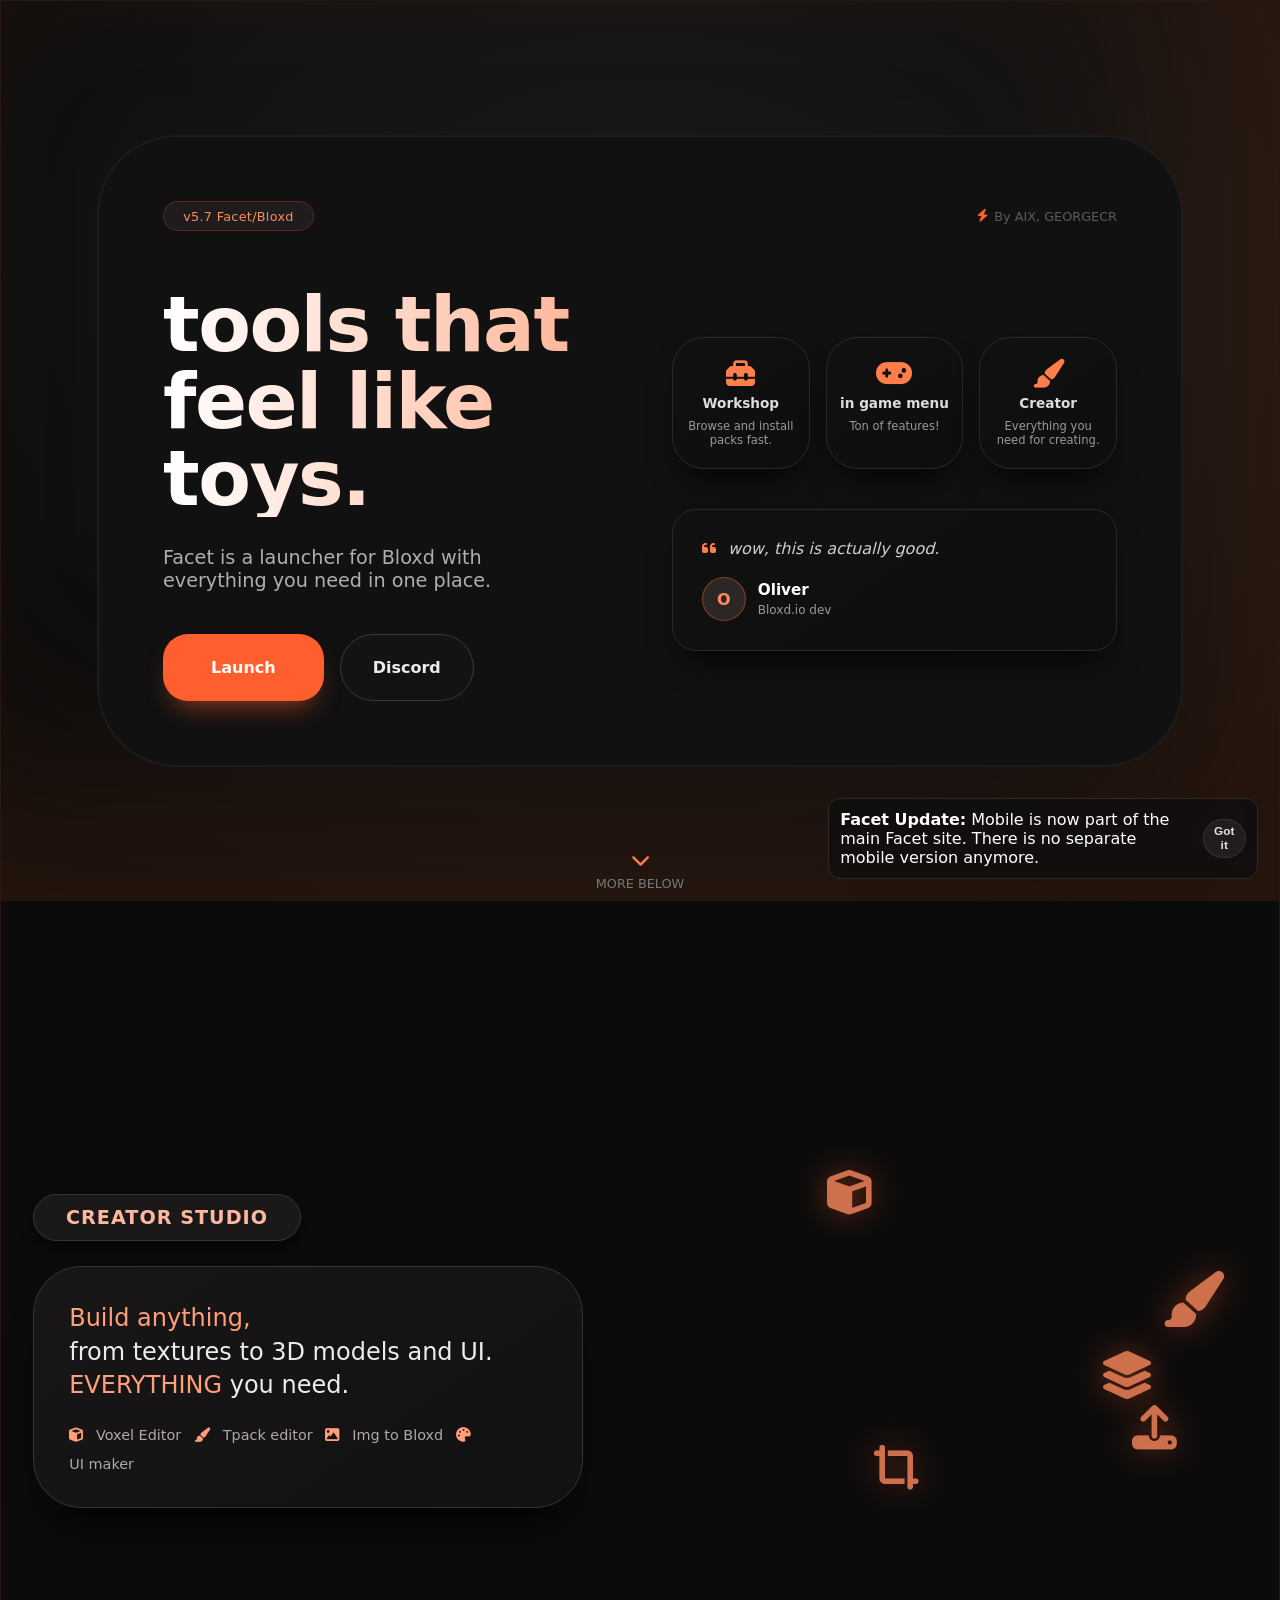
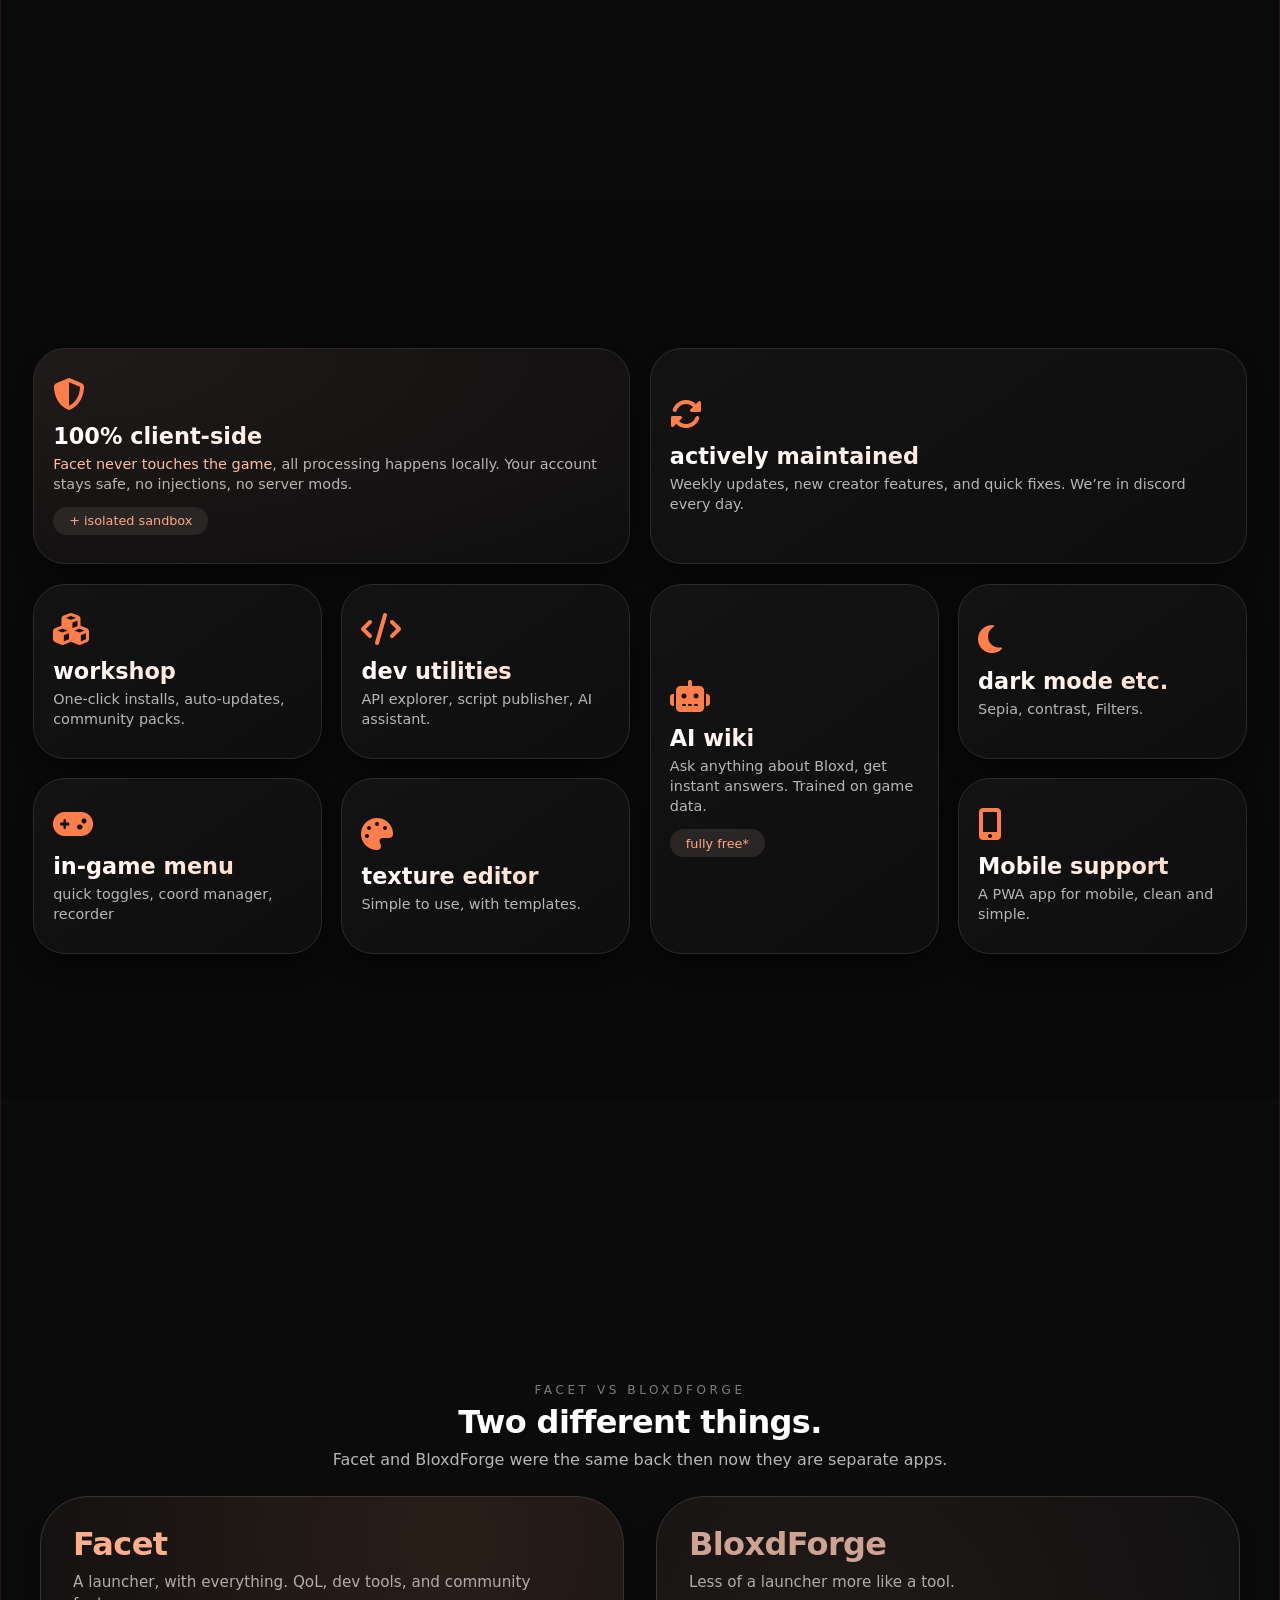
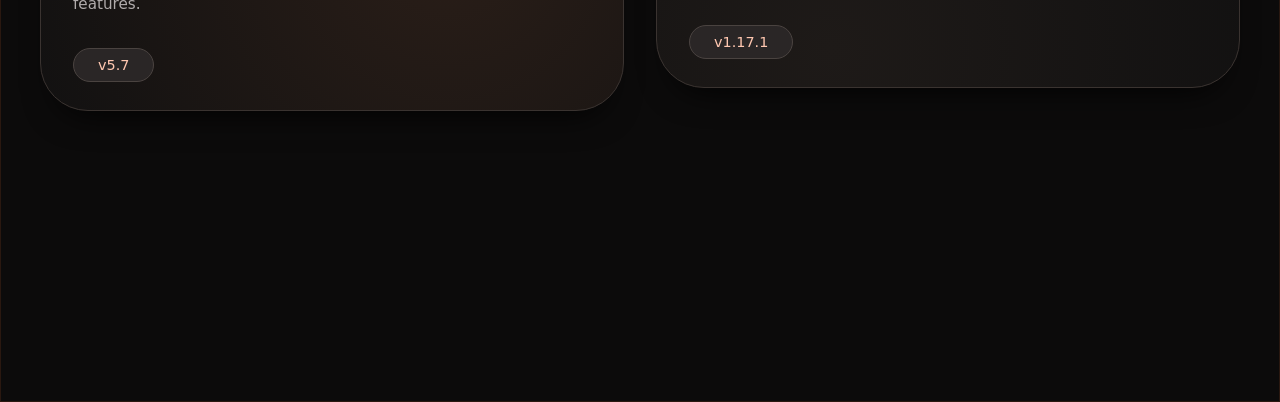
<file: index.html>
<!DOCTYPE html>
<html lang="en">

<head>
  <meta charset="UTF-8">
  <meta name="viewport" content="width=device-width, initial-scale=1.0, maximum-scale=1.0, user-scalable=yes">
  <meta name="description"
    content="Facet is a powerful Bloxd launcher with creator tools, workshop installs, dev utilities, and quality-of-life upgrades in one place.">
  <meta name="theme-color" content="#ff5e2e">
  <title>Facet/Bloxd v5.7</title>
  <link rel="stylesheet" href="https://cdnjs.cloudflare.com/ajax/libs/font-awesome/6.4.0/css/all.min.css">
  <style>

    * {
      margin: 0;
      padding: 0;
      box-sizing: border-box;
    }

    html {
      scroll-snap-type: y proximity;
      overflow-y: scroll;
      height: 100vh;
    }

    body {
      background: #0c0c0c;
      border: 1px solid rgba(255, 110, 45, 0.12);
      font-family: 'Inter', system-ui, -apple-system, sans-serif;
      color: #fff;
    }

    .snap-section {
      scroll-snap-align: start;
      min-height: 100vh;
      height: auto;
      width: 100%;
      position: relative;
      display: flex;
      align-items: center;
      justify-content: center;
      padding: 2rem 1rem;
    }

    .btn {
      padding: 0.9rem 2rem;
      border-radius: 60px;
      font-weight: 600;
      font-size: 1rem;
      display: flex;
      align-items: center;
      gap: 10px;
      transition: all 0.25s cubic-bezier(0.2, 0.9, 0.4, 1);
      border: none;
      cursor: pointer;
      text-decoration: none;
    }

    .btn-primary {
      background: #ff5e2e;
      color: white;
      box-shadow: 0 15px 25px -10px #ff5e2e80;
      padding: 1.5rem 3rem;
      border-radius: 25px;
    }

    .btn-primary:hover {
      transform: translateY(-4px);
      box-shadow: 0 25px 30px -2px #ff5f2e77;
    }

    .btn-outline {
      border: 1px solid #3a3838;
      color: #ececec;
      background: #141313;
    }

    .btn-outline:hover {
      border-color: #ff5e2e;
      background: #1e1c1c;
      transform: translateY(-4px);
    }


    .hero {
      background: radial-gradient(ellipse 80% 80% at 50% 30%, #1a1a1a, #0a0a0a);
      position: relative;
      overflow: hidden;
    }

    .hero::before {
      content: '';
      position: absolute;
      inset: 0;
      box-shadow: inset -120px -100px 220px rgba(255, 110, 45, 0.12);
      pointer-events: none;
    }

    .hero-box {
      background: #111;
      border: 2px solid rgba(70, 70, 70, 0.2);
      border-radius: 80px;
      margin: 80px;
      padding: 4rem;
      position: relative;
      z-index: 1;
    }

    .hero-header {
      display: flex;
      justify-content: space-between;
      align-items: center;
      width: 100%;
    }

    .version-pill {
      background: #1e1c1c;
      border: 0.5px solid #ff4d2e40;
      border-radius: 40px;
      padding: 0.4rem 1.2rem;
      font-size: 0.8rem;
      color: #ff8a5c;
      letter-spacing: 0.3px;
      font-weight: 500;
      backdrop-filter: blur(4px);
    }

    .made-by {
      color: #5c5a5a;
      font-size: 0.8rem;
      display: flex;
      align-items: center;
      gap: 6px;
    }

    .made-by i {
      color: #ff5e2e;
    }

    .hero-main {
      display: grid;
      grid-template-columns: 1fr 1fr;
      gap: 4rem;
      align-items: center;
    }

    .hero-container {
      display: flex;
      flex-direction: column;
      gap: 3.5rem;
      position: relative;
      z-index: 1;
    }

    .hero-left {
      display: flex;
      flex-direction: column;
      gap: 1.8rem;
    }

    .hero-title {
      font-size: clamp(3.2rem, 8vw, 4.8rem);
      font-weight: 800;
      line-height: 1;
      letter-spacing: -0.02em;
      background: linear-gradient(to right, #ffffff, #ffb293);
      -webkit-background-clip: text;
      -webkit-text-fill-color: transparent;
    }

    .hero-desc {
      font-size: 1.2rem;
      color: #b0aeae;
      max-width: 90%;
      font-weight: 380;
    }

    .hero-buttons {
      display: flex;
      gap: 1rem;
      margin-top: 0.8rem;
      flex-wrap: wrap;
    }

    .hero-right {
      display: flex;
      flex-direction: column;
      gap: 2.5rem;
    }

    .teaser-grid {
      display: grid;
      grid-template-columns: repeat(3, 1fr);
      gap: 1rem;
    }

    .teaser-item {
      background: linear-gradient(145deg, #121111, #0f0e0e);
      border: 1px solid #2a2828;
      border-radius: 32px;
      padding: 1.3rem 0.8rem;
      display: flex;
      flex-direction: column;
      align-items: center;
      text-align: center;
      gap: 0.5rem;
      box-shadow: 0 20px 35px -15px black;
      transition: 0.2s ease;
    }

    .teaser-item:hover {
      border-color: #ff5e2e60;
    }

    .teaser-icon {
      font-size: 1.8rem;
      color: #ff7e4a;
    }

    .teaser-label {
      font-weight: 600;
      font-size: 0.85rem;
      color: #ddd;
    }

    .teaser-subtitle {
      font-size: 0.72rem;
      color: #9c9898;
    }

    
    .testimonial {
      background: linear-gradient(145deg, #121111, #0f0e0e);
      border: 1px solid #2a2828;
      border-radius: 24px;
      padding: 1.8rem 1.8rem;
      display: flex;
      flex-direction: column;
      gap: 1.2rem;
      box-shadow: 0 20px 35px -15px black;
    }

    .testimonial-text {
      font-size: 1rem;
      color: #cfcdcd;
      font-style: italic;
    }

    .testimonial-text i {
      color: #ff7e4a;
      margin-right: 6px;
    }

    .testimonial-author {
      display: flex;
      align-items: center;
      gap: 12px;
    }

    .author-avatar {
      width: 44px;
      height: 44px;
      background: #2c2725;
      border-radius: 100%;
      display: flex;
      align-items: center;
      justify-content: center;
      color: #ff8c5a;
      font-weight: bold;
      border: 1px solid #ff5e2e70;
    }

    .author-info h5 {
      font-weight: 700;
      font-size: 0.95rem;
    }

    .author-info span {
      font-size: 0.75rem;
      color: #999;
    }

    
    .scroll-hint {
      position: absolute;
      bottom: -190px;
      left: 50%;
      transform: translateX(-50%);
      display: flex;
      flex-direction: column;
      align-items: center;
      gap: 6px;
      color: #777;
      font-size: 0.8rem;
      animation: float 2.2s infinite;
    }

    .scroll-hint i {
      color: #ff7e4a;
      font-size: 1.2rem;
    }

    @keyframes float {
      0% { transform: translateX(-50%) translateY(0); }
      50% { transform: translateX(-50%) translateY(-6px); }
      100% { transform: translateX(-50%) translateY(0); }
    }

    
    .creator-layer {
      background: #0c0b0b;
      display: flex;
      align-items: center;
      justify-content: center;
      padding: 2rem;
      position: relative;
      overflow: hidden;
    }

    .creator-container {
      max-width: 1400px;
      width: 100%;
      display: flex;
      gap: 3rem;
      align-items: center;
    }

    .creator-left {
      flex: 1.2;
      display: flex;
      flex-direction: column;
      gap: 1.5rem;
      transform-style: preserve-3d;
    }

    .title-card {
      background: #1a1818;
      border: 1px solid #3a3535;
      border-radius: 60px;
      padding: 0.7rem 2rem;
      font-size: 1.2rem;
      font-weight: 600;
      letter-spacing: 1px;
      color: #ffb8a0;
      width: fit-content;
      backdrop-filter: blur(4px);
      box-shadow: 0 8px 14px rgba(0, 0, 0, 0.5);
      transition: transform 0.1s ease-out;
      transform-style: preserve-3d;
      will-change: transform;
    }

    .tilt-card {
      background: linear-gradient(145deg, #181616, #121111);
      border: 1px solid #3a3330;
      border-radius: 48px;
      padding: 2.2rem;
      box-shadow: 0 30px 40px -20px black;
      transition: transform 0.1s ease-out;
      transform-style: preserve-3d;
      will-change: transform;
      max-width: 550px;
    }

    .tilt-card p {
      font-size: 1.5rem;
      line-height: 1.4;
      color: #ececec;
      font-weight: 350;
    }

    .tilt-card .creator-desc-highlight {
      color: #ffa07a;
      font-weight: 500;
    }

    .mini-preview {
      margin-top: 1.5rem;
      display: flex;
      align-items: center;
      gap: 0.8rem;
      color: #b0a8a8;
      font-size: 0.9rem;
      flex-wrap: wrap;
    }

    .mini-preview i {
      color: #ff9e7a;
    }

    .creator-right {
      flex: 0.8;
      position: relative;
      height: 400px;
    }

    .floating-icon {
      position: absolute;
      font-size: 2.8rem;
      color: #ff8a5c;
      filter: drop-shadow(0 0 15px #ff5e2e80);
      animation: bob 7s infinite ease-in-out;
      opacity: 0.8;
    }

    .floating-icon:nth-child(1) {
      top: 5%;
      left: 10%;
      animation-delay: 0s;
    }

    .floating-icon:nth-child(2) {
      top: 30%;
      right: 5%;
      animation-delay: 1.2s;
      font-size: 3.5rem;
    }

    .floating-icon:nth-child(3) {
      bottom: 15%;
      left: 20%;
      animation-delay: 2.4s;
    }

    .floating-icon:nth-child(4) {
      top: 50%;
      right: 20%;
      animation-delay: 3.6s;
      font-size: 3rem;
    }

    .floating-icon:nth-child(5) {
      bottom: 25%;
      right: 15%;
      animation-delay: 0.8s;
    }

    @keyframes bob {
      0% { transform: translateY(0px) rotate(0deg); }
      50% { transform: translateY(-20px) rotate(4deg); }
      100% { transform: translateY(0px) rotate(0deg); }
    }

    .features-layer {
      background: #0a0909;
      display: flex;
      align-items: center;
      justify-content: center;
      padding: 2rem;
    }

    .features-container {
      max-width: 1300px;
      width: 100%;
    }

    .features-grid {
      display: grid;
      grid-template-columns: repeat(4, 1fr);
      gap: 1.2rem;
      grid-auto-rows: minmax(140px, auto);
    }

    .grid-item {
      background: linear-gradient(145deg, #141313, #0f0e0e);
      border: 1px solid #2e2a2a;
      border-radius: 32px;
      padding: 1.8rem 1.2rem;
      transition: 0.2s;
      backdrop-filter: blur(4px);
      display: flex;
      flex-direction: column;
      justify-content: center;
      box-shadow: 0 15px 30px -15px black;
    }

    .grid-item:hover {
      border-color: #ff5e2e80;
      transform: translateY(-3px);
    }

    .grid-item.large {
      grid-column: span 2;
      grid-row: span 1;
      background: radial-gradient(ellipse at top left, #1f1b1a, #0f0e0e);
    }

    .grid-item.wide {
      grid-column: span 2;
    }

    .grid-item.tall {
      grid-row: span 2;
    }

    .grid-item i {
      font-size: 2rem;
      color: #ff7e4a;
      margin-bottom: 0.8rem;
    }

    .grid-item h3 {
      font-size: 1.4rem;
      font-weight: 700;
      margin-bottom: 0.3rem;
      background: linear-gradient(to right, #fff, #ffd0bb);
      -webkit-background-clip: text;
      -webkit-text-fill-color: transparent;
    }

    .grid-item p {
      color: #b9b5b5;
      font-size: 0.9rem;
      line-height: 1.4;
    }

    .grid-item .emph {
      color: #ffbc9a;
      font-weight: 500;
    }

    .stat-badge {
      background: #2a2626;
      border-radius: 40px;
      padding: 0.4rem 1rem;
      font-size: 0.8rem;
      color: #ffa880;
      display: inline-block;
      margin-top: 0.8rem;
      width: fit-content;
    }

    .split-layer {
      background: #0c0b0b;
      display: flex;
      flex-direction: column;
      align-items: center;
      justify-content: center;
      padding: 1.5rem 2rem 2rem;
      position: relative;
      min-height: 100vh;
      gap: 1.5rem;
    }

    .split-header {
      text-align: center;
      max-width: 780px;
      display: flex;
      flex-direction: column;
      gap: 0.4rem;
    }

    .split-header h3 {
      font-size: 2rem;
      font-weight: 700;
      letter-spacing: -0.02em;
    }

    .split-header p {
      color: #b9b5b5;
      font-size: 1rem;
      line-height: 1.5;
    }

    .split-pretitle {
      text-transform: uppercase;
      letter-spacing: 0.3em;
      font-size: 0.75rem;
      color: #7f7b7b;
    }

    .split-container {
      max-width: 1200px;
      width: 100%;
      display: flex;
      gap: 2rem;
      align-items: flex-start;
      justify-content: center;
      flex-wrap: wrap;
    }

    .split-card {
      background: #121111;
      border-radius: 48px;
      padding: 1.75rem 2rem;
      border: 1px solid #3a3330;
      flex: 1 1 300px;
      position: relative;
      overflow: hidden;
      box-shadow: 0 20px 35px -20px black;
      transition: transform 0.2s;
      min-height: 0;
    }

    .split-card:hover {
      transform: scale(1.02);
      border-color: #ff5e2e60;
    }

    .split-card.facet {
      background: radial-gradient(circle at 70% 20%, #2a1e18, #121111);
    }

    .split-card.bloxdforge {
      background: radial-gradient(circle at 30% 80%, #1e1a18, #121111);
    }

    .split-card h2 {
      font-size: 2rem;
      font-weight: 700;
      margin-bottom: 0.5rem;
      letter-spacing: -0.02em;
    }

    .split-card.facet h2 {
      color: #ffae8a;
    }

    .split-card.bloxdforge h2 {
      color: #cfa392;
    }

    .split-card p {
      font-size: 0.95rem;
      color: #b1acac;
      line-height: 1.5;
      margin-bottom: 1rem;
    }

    .version-tag {
      display: inline-block;
      background: #2a2626;
      border-radius: 60px;
      padding: 0.5rem 1.5rem;
      font-size: 0.9rem;
      border: 1px solid #4a4340;
      color: #ffc7b0;
      margin-top: 1rem;
    }

    .site-toast {
      position: fixed;
      right: 22px;
      bottom: 22px;
      transform: translateY(16px);
      width: min(92vw, 430px);
      background: rgba(17, 15, 15, 0.9);
      border: 1px solid #2e2a2a;
      border-radius: 12px;
      backdrop-filter: blur(6px);
      padding: 0.7rem;
      display: flex;
      align-items: center;
      justify-content: space-between;
      gap: 0.8rem;
      z-index: 2000;
      opacity: 0;
      pointer-events: none;
      transition: opacity 0.25s ease, transform 0.25s ease;
    }

    .site-toast.show {
      opacity: 1;
      pointer-events: auto;
      transform: translateY(0);
    }

    .site-toast-close {
      border: 1px solid #3a3330;
      background: #211d1d;
      color: #e6e0dc;
      border-radius: 999px;
      padding: 0.3rem 0.65rem;
      font-size: 0.74rem;
      font-weight: 600;
      cursor: pointer;
    }

    @media (max-width: 900px) {
      .hero-main {
        grid-template-columns: 1fr;
        gap: 2rem;
      }

      .hero-box {
        margin: 40px;
        border-radius: 60px;
      }

      .creator-container {
        flex-direction: column;
      }

      .creator-right {
        height: 300px;
        width: 100%;
      }

      .features-grid {
        grid-template-columns: 1fr 1fr;
        gap: 1rem;
      }

      .grid-item.large,
      .grid-item.wide,
      .grid-item.tall {
        grid-column: span 1;
        grid-row: span 1;
      }

      .split-container {
        flex-direction: column;
        gap: 1rem;
      }
    }

    @media (max-width: 600px) {
      .hero-box {
        margin: 20px;
        padding: 2rem;
        border-radius: 40px;
      }

      .btn-primary {
        padding: 20px 30px;
      }

      .features-grid {
        grid-template-columns: 1fr;
      }

      .title-card {
        font-size: 1rem;
        padding: 0.5rem 1.2rem;
      }

      .tilt-card p {
        font-size: 1.2rem;
      }

      .mini-preview {
        font-size: 0.75rem;
      }
    }
  </style>
</head>

<body>

  <section class="snap-section hero">
    <div class="hero-box">
      <div class="hero-container">
        <!-- Hero header: version + creators -->
        <div class="hero-header">
          <span class="version-pill">v5.7 Facet/Bloxd</span>
          <span class="made-by"><i class="fas fa-bolt"></i> By AIX, GEORGECR</span>
        </div>
        <div class="hero-main">
          <div class="hero-left">
            <h1 class="hero-title">tools that<br>feel like toys.</h1>
            <p class="hero-desc">Facet is a launcher for Bloxd with<br> everything you need in one place.</p>
            <div class="hero-buttons">
              <a class="btn btn-primary" href="./app/">Launch</a>
              <a class="btn btn-outline" href="https://discord.com/invite/nVgUe4qrhr" target="_blank"
                rel="noopener noreferrer">Discord</a>
            </div>
          </div>
          <div class="hero-right">
            <div class="teaser-grid">
              <div class="teaser-item"><i class="fas fa-toolbox teaser-icon"></i><span
                  class="teaser-label">Workshop</span><span class="teaser-subtitle">Browse and install packs fast.</span>
              </div>
              <div class="teaser-item"><i class="fas fa-gamepad teaser-icon"></i><span class="teaser-label">in game
                  menu</span><span class="teaser-subtitle">Ton of features!</span></div>
              <div class="teaser-item"><i class="fas fa-paint-brush teaser-icon"></i><span
                  class="teaser-label">Creator</span><span class="teaser-subtitle">Everything you need for
                  creating.</span></div>
            </div>
            <div class="testimonial">
              <div class="testimonial-text"><i class="fas fa-quote-left"></i> wow, this is actually good.</div>
              <div class="testimonial-author">
                <div class="author-avatar">O</div>
                <div class="author-info">
                  <h5>Oliver</h5><span>Bloxd.io dev</span>
                </div>
              </div>
            </div>
          </div>
        </div>
        <div class="scroll-hint"><i class="fas fa-chevron-down"></i><span>MORE BELOW</span></div>
      </div>
    </div>
  </section>

  <section class="snap-section creator-layer" id="creatorLayer">
    <div class="creator-container">
      <div class="creator-left">
        <div class="title-card" id="titleCard">CREATOR STUDIO</div>
        <div class="tilt-card" id="tiltCard">
          <p>
            <span class="creator-desc-highlight">Build anything,<br></span>
            from textures to 3D models and UI.<br>
            <span class="creator-desc-highlight">EVERYTHING</span> you need.
          </p>
          <div class="mini-preview">
            <i class="fas fa-cube"></i> <span>Voxel Editor </span><i class="fas fa-paint-brush"></i> <span>Tpack editor
            </span><i class="fas fa-image"></i> <span>Img to Bloxd </span><i class="fas fa-palette"></i> <span>UI
              maker</span>
          </div>
        </div>
      </div>
      <div class="creator-right">
        <i class="fas fa-cube floating-icon"></i>
        <i class="fas fa-paint-brush floating-icon"></i>
        <i class="fas fa-crop-alt floating-icon"></i>
        <i class="fas fa-layer-group floating-icon"></i>
        <i class="fas fa-upload floating-icon"></i>
      </div>
    </div>
  </section>

  <section class="snap-section features-layer">
    <div class="features-container">
      <div class="features-grid">
        <div class="grid-item large">
          <i class="fas fa-shield-halved"></i>
          <h3>100% client‑side</h3>
          <p><span class="emph">Facet never touches the game</span>, all processing happens locally. Your account stays
            safe, no injections, no server mods.</p>
          <div class="stat-badge">+ isolated sandbox</div>
        </div>
        <div class="grid-item wide">
          <i class="fas fa-sync-alt"></i>
          <h3>actively maintained</h3>
          <p>Weekly updates, new creator features, and quick fixes. We’re in discord every day.</p>
        </div>
        <div class="grid-item">
          <i class="fas fa-cubes"></i>
          <h3>workshop</h3>
          <p>One‑click installs, auto‑updates, community packs.</p>
        </div>
        <div class="grid-item">
          <i class="fas fa-code"></i>
          <h3>dev utilities</h3>
          <p>API explorer, script publisher, AI assistant.</p>
        </div>
        <div class="grid-item tall">
          <i class="fas fa-robot"></i>
          <h3>AI wiki</h3>
          <p>Ask anything about Bloxd, get instant answers. Trained on game data.</p>
          <div class="stat-badge">fully free*</div>
        </div>
        <div class="grid-item">
          <i class="fas fa-moon"></i>
          <h3>dark mode etc.</h3>
          <p>Sepia, contrast, Filters.</p>
        </div>
        <div class="grid-item">
          <i class="fas fa-gamepad"></i>
          <h3>in-game menu</h3>
          <p>quick toggles, coord manager, recorder</p>
        </div>
        <div class="grid-item">
          <i class="fas fa-palette"></i>
          <h3>texture editor</h3>
          <p>Simple to use, with templates.</p>
        </div>
        <div class="grid-item">
          <i class="fas fa-mobile-alt"></i>
          <h3>Mobile support</h3>
          <p>A PWA app for mobile, clean and simple.</p>
        </div>
      </div>
    </div>
  </section>

  <section class="snap-section split-layer">
    <div class="split-header">
      <span class="split-pretitle">Facet vs BloxdForge</span>
      <h3>Two different things.</h3>
      <p>Facet and BloxdForge were the same back then now they are separate apps.</p>
    </div>
    <div class="split-container">
      <div class="split-card facet">
        <h2>Facet</h2>
        <p>A launcher, with everything. QoL, dev tools, and community features.</p>
        <div class="version-tag">v5.7</div>
      </div>
      <div class="split-card bloxdforge">
        <h2>BloxdForge</h2>
        <p>Less of a launcher more like a tool.</p>
        <div class="version-tag">v1.17.1</div>
      </div>
    </div>
  </section>

  <div class="site-toast" id="site-toast">
    <div class="site-toast-copy"><span class="site-toast-dot"></span>
      <p><strong>Facet Update:</strong> Mobile is now part of the main Facet site. There is no separate mobile version
        anymore.</p>
    </div>
    <button class="site-toast-close" id="site-toast-close">Got it</button>
  </div>

  <script>
    (function () {
      const toast = document.getElementById('site-toast');
      const closeBtn = document.getElementById('site-toast-close');
      if (toast && closeBtn && !localStorage.getItem('facet_main_site_announcement_seen_v1')) {
        setTimeout(() => toast.classList.add('show'), 1200);
        closeBtn.addEventListener('click', function () {
          toast.classList.remove('show');
          localStorage.setItem('facet_main_site_announcement_seen_v1', '1');
        });
      }

      const creatorSection = document.getElementById('creatorLayer');
      const titleCard = document.getElementById('titleCard');
      const tiltCard = document.getElementById('tiltCard');

      const isTouch = ('ontouchstart' in window) || (navigator.maxTouchPoints > 0) || (navigator.msMaxTouchPoints > 0);

      if (creatorSection && titleCard && tiltCard && !isTouch) {
        let rafId = null;
        let currentX = 0.5;
        let currentY = 0.5;

        const updateTilt = () => {
          if (!creatorSection) return;
          const normX = (currentX - 0.5) * 2;
          const normY = (currentY - 0.5) * 2;

          const rotateY = normX * 8;
          const rotateX = normY * -6;
          tiltCard.style.transform = `perspective(500px) rotateX(${rotateX}deg) rotateY(${rotateY}deg) scale3d(1.02, 1.02, 1.02)`;

          const titleRotateY = normX * 4;
          const titleRotateX = normY * -3;
          titleCard.style.transform = `perspective(300px) rotateX(${titleRotateX}deg) rotateY(${titleRotateY}deg) scale3d(1.01, 1.01, 1.01)`;

          rafId = null;
        };

        const onMouseMove = (e) => {
          const rect = creatorSection.getBoundingClientRect();
          let x = (e.clientX - rect.left) / rect.width;
          let y = (e.clientY - rect.top) / rect.height;
          x = Math.min(1, Math.max(0, x));
          y = Math.min(1, Math.max(0, y));

          currentX = x;
          currentY = y;

          if (!rafId) {
            rafId = requestAnimationFrame(updateTilt);
          }
        };

        const onMouseLeave = () => {
          tiltCard.style.transform = 'perspective(500px) rotateX(0deg) rotateY(0deg) scale3d(1,1,1)';
          titleCard.style.transform = 'perspective(300px) rotateX(0deg) rotateY(0deg) scale3d(1,1,1)';
          if (rafId) {
            cancelAnimationFrame(rafId);
            rafId = null;
          }
        };

        creatorSection.addEventListener('mousemove', onMouseMove);
        creatorSection.addEventListener('mouseleave', onMouseLeave);
      } else {
        if (titleCard) titleCard.style.transform = 'none';
        if (tiltCard) tiltCard.style.transform = 'none';
      }

      const motionMedia = window.matchMedia('(prefers-reduced-motion: reduce)');
      if (motionMedia.matches) {
        if (titleCard) titleCard.style.transition = 'none';
        if (tiltCard) tiltCard.style.transition = 'none';
      }
    })();
  </script>
</body>

</html>
</file>
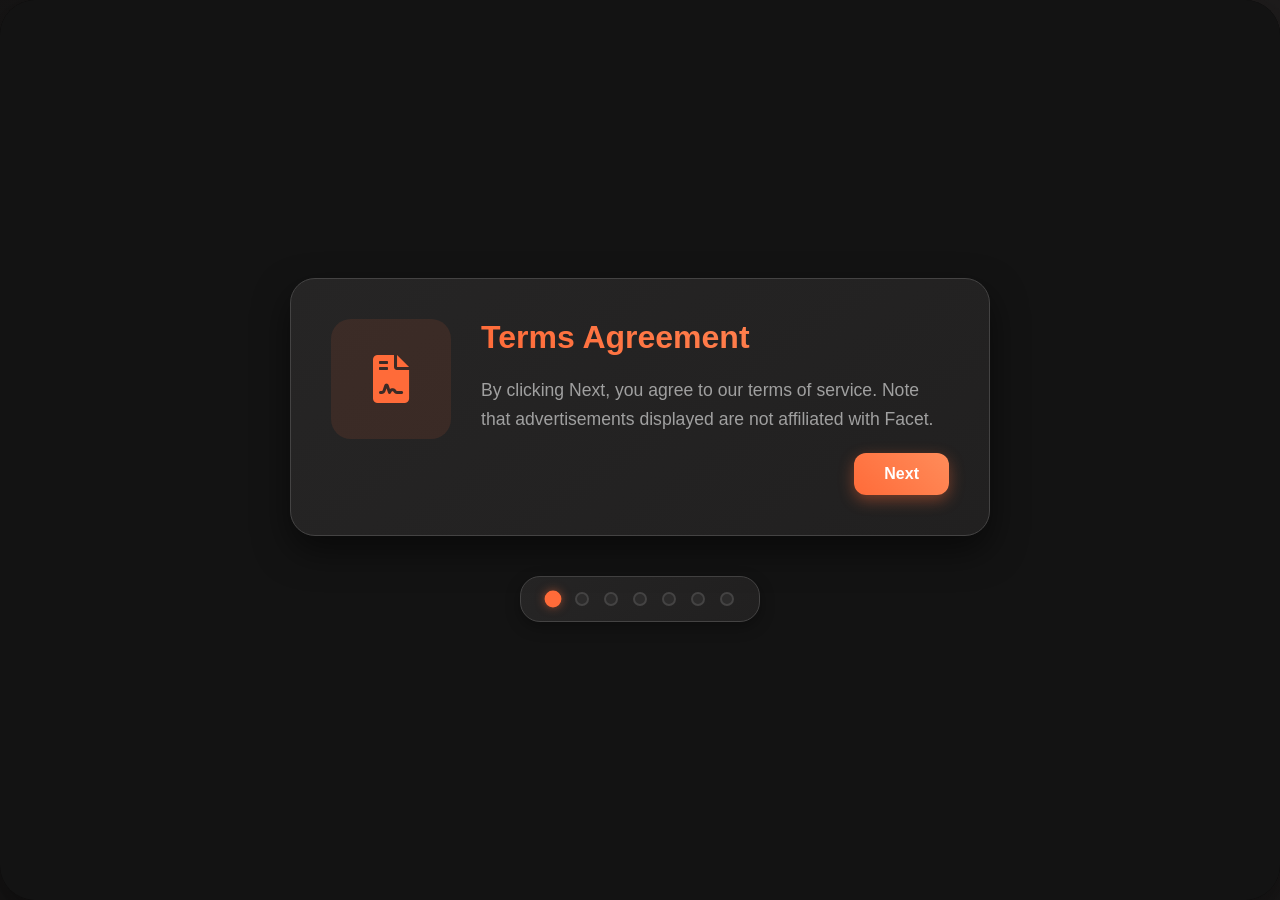
<file: app/index.html>
<!DOCTYPE html>
<html lang="en">

<head>
  <meta charset="UTF-8">
  <meta http-equiv="Cache-Control" content="no-cache, no-store, must-revalidate">
  <meta http-equiv="Pragma" content="no-cache">
  <meta http-equiv="Expires" content="0">
  <meta name="viewport" content="width=device-width, initial-scale=1, viewport-fit=cover">
  <meta name="theme-color" content="#141313">
  <meta name="apple-mobile-web-app-capable" content="yes">
  <meta name="apple-mobile-web-app-status-bar-style" content="black-translucent">
  <title>Facet/Bloxd 5.4</title>
  <link rel="icon" href="/favicon.ico" type="image/png">
  <link rel="manifest" href="./manifest.webmanifest">
  <link rel="stylesheet" href="https://cdnjs.cloudflare.com/ajax/libs/font-awesome/6.0.0-beta3/css/all.min.css">
  <script src="https://js.puter.com/v2/"></script>
  <style>
    * {
      box-sizing: border-box;
      transition: all 0.3s cubic-bezier(0.4, 0, 0.2, 1);
    }

    * {
      transition: all 0.1s ease-out;
    }


    html,
    body {
      margin: 0;
      height: 100%;
      background: #141313;
      font-family: 'Segoe UI', Tahoma, Geneva, Verdana, sans-serif;
      color: #e0e0e0;
      overflow: hidden;
    }

    .container {
      display: flex;
      height: 100vh;
      padding: 20px;
      gap: 20px;
      justify-content: space-between;
      align-items: stretch;
      background: radial-gradient(circle at top right, #1e1c1c, #141313);
      transition: all 0.3s ease;
    }

    .container.pro-layout {
      gap: 20px;
      justify-content: flex-start;
    }

    .container.pro-layout #contentFrame {
      margin-right: 0 !important;
      flex: 1;
      width: calc(100% - 30vh - 20px);
    }

    .sidebar {
      background: linear-gradient(180deg, #1b1a1a 0%, #191818 100%);
      border: 1px solid #2c2b2b;
      border-radius: 35px;
      padding: 24px 20px;
      width: 30vh;
      display: flex;
      flex-direction: column;
      justify-content: space-between;
      height: 100%;
      flex-shrink: 0;
      box-shadow: 0 10px 30px rgba(0, 0, 0, 0.3);
      position: relative;
      overflow: hidden;
    }

    .right-sidebar {
      padding: 0;
      overflow: hidden;
      width: 20vh !important;
      display: none !important;
    }

    .right-sidebar iframe {
      width: 100%;
      height: 100%;
      border: none;
      border-radius: 25px;
      display: none !important;
    }

    .sidebar::before {
      content: '';
      position: absolute;
      top: 0;
      left: 0;
      right: 0;
      height: 1px;
      background: linear-gradient(90deg, transparent, #ff6b3944, transparent);
    }

    .logo {
      text-align: center;
      margin-bottom: 24px;
      padding-bottom: 20px;
      border-bottom: 1px solid #2c2b2b;
    }

    .logo h1 {
      font-size: 1.8rem;
      margin: 0;
      background: linear-gradient(45deg, #ff6b39, #ff8c5a);
      -webkit-background-clip: text;
      -webkit-text-fill-color: transparent;
      font-weight: 700;
      letter-spacing: 0.5px;
    }

    .logo span {
      color: #a0a0a0;
      font-size: 0.8rem;
      letter-spacing: 1px;
    }

    .cards {
      display: flex;
      flex-direction: column;
      gap: 12px;
      overflow-y: auto;
      padding: 5px;
    }

    .cards::-webkit-scrollbar {
      width: 4px;
    }

    .cards::-webkit-scrollbar-thumb {
      background: #ff6b39;
      border-radius: 10px;
    }

    .card {
      background: linear-gradient(90deg, #262525 0%, #242323 100%);
      border: 1px solid #3a3939;
      padding: 16px 20px;
      border-radius: 18px;
      display: flex;
      justify-content: space-between;
      align-items: center;
      height: 80px;
      cursor: pointer;
      position: relative;
      overflow: hidden;
      transition: all 0.3s ease;
    }

    .card:hover::before {
      left: 100%;
    }

    .card:hover {
      transform: translateY(-3px);
      box-shadow: 0 7px 15px rgba(0, 0, 0, 0.2);
      border-color: #4a4949;
    }

    .card-title {
      font-size: 1.1rem;
      color: #e8e8e8;
      font-weight: 500;
      z-index: 1;
    }

    .card-icon {
      width: 50px;
      height: 50px;
      background: rgba(255, 107, 57, 0.1);
      border-radius: 14px;
      margin-left: 12px;
      display: flex;
      justify-content: center;
      align-items: center;
      font-size: 1.6rem;
      color: #ff6b39;
      z-index: 1;
    }

    .bottom-section {
      border-top: 1px solid #2c2b2b;
      padding-top: 20px;
    }

    .bottom-buttons {
      display: flex;
      gap: 12px;
      margin-top: 10px;
    }

    .cube-btn {
      width: 70px;
      height: 70px;
      background: linear-gradient(145deg, #262525, #212020);
      border: 1px solid #444343;
      border-radius: 18px;
      font-size: 1.6rem;
      font-weight: bold;
      line-height: 0;
      color: #ff6b39;
      cursor: pointer;
      display: flex;
      align-items: center;
      justify-content: center;
      box-shadow: 0 4px 10px rgba(0, 0, 0, 0.15);
    }

    .cube-btn:hover {
      transform: translateY(-3px);
      box-shadow: 0 6px 12px rgba(0, 0, 0, 0.2);
      color: #ff8c5a;
    }

    .long-btn {
      flex: 1;
      background: linear-gradient(145deg, #262525, #212020);
      border: 1px solid #444343;
      border-radius: 18px;
      padding: 0 12px;
      font-size: 1.6rem;
      font-weight: bold;
      line-height: 0;
      color: #e8e8e8;
      cursor: pointer;
      display: flex;
      align-items: center;
      justify-content: center;
      box-shadow: 0 4px 10px rgba(0, 0, 0, 0.15);
    }

    .long-btn:hover {
      transform: translateY(-3px);
      box-shadow: 0 6px 12px rgba(0, 0, 0, 0.2);
    }

    iframe {
      flex: 1;
      width: 100%;
      height: 100%;
      min-width: 0;
      display: block;
      border-radius: 35px;
      border: 1.5px solid #2c2b2b;
      background: #000;
      box-shadow: 0 10px 30px rgba(0, 0, 0, 0.3);
      transition: filter 0.3s ease, opacity 0.3s ease;
    }

    iframe.blurred {
      filter: blur(20px);
      opacity: 0.5;
    }

    .active-card {
      background: linear-gradient(90deg, #ff6b39 0%, #ff8c5a 100%) !important;
      border: 1px solid #f78c5a !important;
      color: #fff !important;
      font-weight: bold !important;
    }

    .active-card .card-title {
      color: #fff !important;
    }

    .active-card .card-icon {
      background: rgba(255, 255, 255, 0.2);
      color: #fff;
    }

    .active-btn {
      background: linear-gradient(145deg, #ff6b39, #e55a2e) !important;
      border: 1px solid #f78c5a !important;
      color: #fff !important;
    }

    .status-bar {
      display: flex;
      justify-content: space-between;
      align-items: center;
      padding: 12px 0;
      color: #a0a0a0;
      font-size: 0.85rem;
    }

    .user-info {
      display: flex;
      align-items: center;
      gap: 8px;
    }

    .user-avatar {
      width: 32px;
      height: 32px;
      border-radius: 50%;
      background: linear-gradient(45deg, #ff6b39, #ff8c5a);
      display: flex;
      align-items: center;
      justify-content: center;
      color: white;
      font-size: 0.9rem;
    }

    .loading-indicator {
      width: 16px;
      height: 16px;
      border: 2px solid #444343;
      border-top: 2px solid #ff6b39;
      border-radius: 50%;
      animation: spin 1s linear infinite;
      display: none;
    }

    @keyframes spin {
      0% {
        transform: rotate(0deg);
      }

      100% {
        transform: rotate(360deg);
      }
    }

    .notification {
      position: absolute;
      top: 20px;
      right: 20px;
      background: #ff6b39;
      color: white;
      padding: 10px 16px;
      border-radius: 12px;
      box-shadow: 0 5px 15px rgba(255, 107, 57, 0.3);
      opacity: 0;
      transform: translateY(-20px);
      transition: all 0.4s ease;
      z-index: 1000;
    }

    .notification.show {
      opacity: 1;
      transform: translateY(0);
    }

    .tooltip {
      position: relative;
    }

    .tooltip::after {
      content: attr(data-tooltip);
      position: absolute;
      bottom: 100%;
      left: 50%;
      transform: translateX(-50%);
      background: #ff6b39;
      color: white;
      padding: 6px 12px;
      border-radius: 6px;
      font-size: 0.8rem;
      white-space: nowrap;
      opacity: 0;
      visibility: hidden;
      transition: all 0.3s ease;
      margin-bottom: 8px;
    }

    .tooltip:hover::after {
      opacity: 1;
      visibility: visible;
    }

    .sidebar {
      display: flex;
      flex-direction: column;
      height: 100%;
    }

    .top-section {
      flex-grow: 1;
      display: flex;
      flex-direction: column;
    }

    .cards {
      flex-grow: 1;
      overflow-y: auto;
    }

    .popupinfo {
      position: fixed;
      top: 50%;
      left: 50%;
      transform: translate(-50%, -50%);
      background: linear-gradient(145deg, #ff6b39, #e55a2e);
      padding: 20px;
      border-radius: 12px;
      box-shadow: 0 5px 15px rgba(0, 0, 0, 0.3);
      z-index: 1000;
    }

    .popupinfo button {
      background: #ff8258;
      box-shadow: 0 5px 0px #ec7a45;
      border: none;
      color: white;
      padding: 10px 20px;
      border-radius: 5px;
      cursor: pointer;
      font-weight: bold;
      margin: 10px 5px;
      transition: all 0.3s ease;
    }

    .popupinfo button:hover {
      transform: translateY(5px);
      box-shadow: 0 5px 15px rgba(255, 107, 57, 0.4);
    }

    .showpop {
      position: fixed;
      top: 20px;
      right: 20px;
      background: linear-gradient(145deg, #ff6b39, #e55a2e);
      padding: 20px;
      border-radius: 12px;
      box-shadow: 0 5px 15px rgba(0, 0, 0, 0.3);
      z-index: 1000;
      max-width: 300px;
      transform: translateX(120%);
      transition: transform 0.3s ease;
    }

    .showpop.show {
      transform: translateX(0);
    }

    .showpop h3 {
      margin: 0 0 10px 0;
      font-size: 1.2rem;
      color: white;
    }

    .showpop p {
      margin: 0 0 15px 0;
      font-size: 0.9rem;
      color: #fff9f9;
    }

    .showpop-buttons {
      display: flex;
      gap: 10px;
    }

    .showpop-btn {
      background: #ff8258;
      box-shadow: 0 3px 0px #ec7a45;
      border: none;
      color: white;
      padding: 8px 12px;
      border-radius: 5px;
      cursor: pointer;
      font-weight: bold;
      transition: all 0.3s ease;
      flex: 1;
      text-align: center;
    }

    .showpop-btn:hover {
      transform: translateY(2px);
      box-shadow: 0 1px 5px rgba(255, 107, 57, 0.4);
    }

    .showpop-btn.try {
      box-shadow: 0 3px 0px #ff8f5c;
    }

    .showpop-btn.try:hover {
      transform: translateY(2px);
      box-shadow: 0 1px 5px rgba(255, 200, 80, 0.4);
    }

    .showpop-close {
      position: absolute;
      top: 10px;
      right: 10px;
      background: none;
      border: none;
      color: white;
      font-size: 1.2rem;
      cursor: pointer;
      width: 24px;
      height: 24px;
      display: flex;
      align-items: center;
      justify-content: center;
      border-radius: 50%;
    }

    .showpop-close:hover {
      background: rgba(255, 255, 255, 0.2);
    }

    .ban-popup {
      position: fixed;
      top: 0;
      left: 0;
      width: 100%;
      height: 100%;
      background: rgba(0, 0, 0, 0.95);
      display: flex;
      align-items: center;
      justify-content: center;
      z-index: 999999;
    }

    .ban-popup-content {
      background: linear-gradient(145deg, #262525, #212020);
      border: 2px solid #ff0000;
      border-radius: 20px;
      padding: 40px;
      width: 90%;
      max-width: 500px;
      text-align: center;
      box-shadow: 0 10px 30px rgba(255, 0, 0, 0.5);
      animation: banPopupAppear 0.5s ease-out;
    }

    @keyframes banPopupAppear {
      from {
        opacity: 0;
        transform: scale(0.8);
      }

      to {
        opacity: 1;
        transform: scale(1);
      }
    }

    .ban-popup-content h2 {
      color: #ff0000;
      margin-bottom: 20px;
      font-size: 2.5rem;
      text-shadow: 0 0 10px rgba(255, 0, 0, 0.5);
    }

    .ban-popup-content p {
      color: #e0e0e0;
      margin-bottom: 15px;
      font-size: 1.1rem;
      line-height: 1.6;
    }

    .ban-popup-content a {
      color: #ff6b39;
      text-decoration: none;
      display: inline-block;
      margin: 10px;
      padding: 8px 16px;
      border: 1px solid #ff6b39;
      border-radius: 8px;
      transition: all 0.3s ease;
    }

    .ban-popup-content a:hover {
      background: rgba(255, 107, 57, 0.2);
      transform: translateY(-2px);
    }

    #banCloseBtn {
      background: linear-gradient(145deg, #ff0000, #cc0000);
      color: white;
      border: none;
      padding: 12px 30px;
      border-radius: 8px;
      font-size: 1.1rem;
      font-weight: bold;
      cursor: pointer;
      margin-top: 20px;
      transition: all 0.3s ease;
      box-shadow: 0 5px 15px rgba(255, 0, 0, 0.4);
    }

    #banCloseBtn:hover {
      transform: translateY(-2px);
      box-shadow: 0 8px 20px rgba(255, 0, 0, 0.6);
    }

    a {
      color: white;
    }

    .auth-section {
      padding-top: 16px;
    }

    .auth-popup {
      position: fixed;
      top: 0;
      left: 0;
      width: 100%;
      height: 100%;
      background: rgba(0, 0, 0, 0.7);
      z-index: 1000;
      display: flex;
      justify-content: center;
      align-items: center;
      opacity: 0;
      visibility: hidden;
      transition: opacity 0.3s ease, visibility 0.3s ease;
    }

    .auth-popup.show {
      opacity: 1;
      visibility: visible;
    }

    .auth-popup-content {
      background: linear-gradient(145deg, #262525, #212020);
      border: 1px solid #444343;
      border-radius: 15px;
      padding: 20px;
      width: 90%;
      max-width: 400px;
      max-height: min(90vh, 720px);
      overflow-y: auto;
      box-shadow: 0 10px 30px rgba(0, 0, 0, 0.5);
      backdrop-filter: blur(10px);
      transform: scale(0.8);
      transition: transform 0.3s ease;
    }

    .auth-popup.show .auth-popup-content {
      transform: scale(1);
    }

    .auth-popup-header {
      display: flex;
      justify-content: space-between;
      align-items: center;
      margin-bottom: 5px;
    }

    .auth-popup-header h3 {
      margin: 0;
      color: #e0e0e0;
      font-size: 1.3rem;
    }

    .auth-popup-close {
      background: none;
      border: none;
      color: #a0a0a0;
      font-size: 1.5rem;
      cursor: pointer;
      width: 30px;
      height: 30px;
      display: flex;
      align-items: center;
      justify-content: center;
      border-radius: 50%;
    }

    .auth-popup-close:hover {
      background: rgba(255, 255, 255, 0.1);
      color: #fff;
    }

    .auth-popup-body {
      display: flex;
      flex-direction: column;
      gap: 12px;
      min-height: 0;
    }

    .upgrade-section {}

    .upgrade-section h4 {
      margin: 0 0 12px 0;
      color: #e0e0e0;
      font-size: 1.1rem;
      font-weight: 600;
    }

    #open-upgrade-btn {
      width: 100%;
      margin-bottom: 15px;
    }

    #code-input {
      margin-bottom: 0;
    }

    #code-message.success {
      color: #4ade80;
    }

    #code-message.error {
      color: #f87171;
    }

    .auth-user-info {
      background: linear-gradient(145deg, #262525, #212020);
      border: 1px solid #444343;
      border-radius: 15px;
      padding: 12px;
      display: flex;
      gap: 10px;
      align-items: center;
      color: #e0e0e0;
      box-shadow: 0 4px 12px rgba(0, 0, 0, 0.2);
      margin-bottom: 12px;
      height: 70px;
    }

    .auth-menu-btn {
      width: 44px;
      height: 44px;
      background: rgba(255, 255, 255, 0.1);
      border: 1px solid #444343;
      border-radius: 12px;
      display: flex;
      align-items: center;
      justify-content: center;
      cursor: pointer;
      transition: all 0.3s ease;
      font-size: 22px;
      color: #a0a0a0;
      margin-left: auto;
    }

    .auth-menu-btn:hover {
      background: rgba(255, 255, 255, 0.2);
      box-shadow: 0 2px 8px rgba(0, 0, 0, 0.3);
    }

    .auth-menu-btn.active {
      background: rgba(255, 255, 255, 0.3);
      color: #fff;
      border-color: #555454;
    }

    .auth-avatar {
      width: 32px;
      height: 32px;
      border-radius: 50%;
      display: flex;
      align-items: center;
      justify-content: center;
      font-weight: 700;
      font-size: 14px;
      color: #fff;
      flex-shrink: 0;
      transition: all 0.18s ease;
      background: linear-gradient(135deg, #262525, #1b1a1a);
      border: 1px solid #444343;
    }

    .auth-avatar.vip {
      box-shadow: 0 0 0 2px rgba(255, 200, 80, 0.2), 0 4px 12px rgba(255, 200, 80, 0.3);
      animation: vipGlow 2s infinite alternate;
    }

    @keyframes vipGlow {
      0% {
        box-shadow: 0 0 0 2px rgba(255, 200, 80, 0.2), 0 4px 12px rgba(255, 200, 80, 0.3);
      }

      100% {
        box-shadow: 0 0 0 2px rgba(255, 200, 80, 0.4), 0 4px 12px rgba(255, 200, 80, 0.5);
      }
    }

    .auth-username {
      font-weight: 500;
      font-size: 13px;
      flex: 1;
      margin-left: 8px;
    }

    .auth-user-rank {
      font-size: 11px;
      font-weight: 400;
      color: #666;
      margin-left: 6px;
      padding: 2px 6px;
      border-radius: 4px;
      background: rgba(0, 0, 0, 0.2);
      border: 1px solid #444;
    }

    .auth-user-rank.pro {
      color: #ffc850;
      border-color: #ffc850;
      background: rgba(255, 200, 80, 0.1);
    }

    .auth-user-rank.free {
      color: #888;
      border-color: #555;
      background: rgba(136, 136, 136, 0.1);
    }

    .auth-user-rank.yt-pro {
      color: #ff0000;
      border-color: #ff0000;
      background: rgba(255, 0, 0, 0.1);
      font-weight: bold;
    }

    .auth-btn {
      background: linear-gradient(145deg, #262525, #1b1a1a);
      color: #e0e0e0;
      border: 1px solid #444343;
      padding: 10px 16px;
      border-radius: 10px;
      cursor: pointer;
      font-size: 14px;
      font-weight: 500;
      transition: all 0.3s ease;
      box-shadow: 0 2px 8px rgba(0, 0, 0, 0.2);
    }

    .auth-btn:hover {
      transform: translateY(-2px);
      box-shadow: 0 4px 12px rgba(0, 0, 0, 0.3);
      background: linear-gradient(145deg, #2c2b2b, #212020);
    }

    .auth-btn.secondary {
      background: linear-gradient(145deg, #262525, #1b1a1a);
      box-shadow: 0 2px 8px rgba(0, 0, 0, 0.2);
      border: 1px solid #444343;
    }

    .auth-btn.secondary:hover {
      box-shadow: 0 4px 12px rgba(0, 0, 0, 0.3);
      background: linear-gradient(145deg, #2c2b2b, #212020);
    }

    .profile-form {
      display: flex;
      flex-direction: column;
      gap: 10px;
      margin-top: 8px;
    }

    .form-group {
      display: flex;
      flex-direction: column;
      gap: 4px;
    }

    .form-group label {
      font-size: 12px;
      color: #a0a0a0;
      font-weight: 500;
    }

    .form-input,
    .form-select {
      padding: 8px 12px;
      border-radius: 8px;
      border: 1px solid #444343;
      background: #1b1a1a;
      color: #e0e0e0;
      font-size: 14px;
      transition: all 0.3s ease;
    }

    .form-input:focus,
    .form-select:focus {
      outline: none;
      border-color: #555454;
      box-shadow: 0 0 0 2px rgba(85, 84, 84, 0.1);
    }

    .form-input:disabled,
    .form-select:disabled {
      opacity: 0.5;
      cursor: not-allowed;
    }

    .auth-status {
      font-size: 12px;
      color: #a0a0a0;
      text-align: center;
      margin-bottom: 8px;
      background: rgba(0, 0, 0, 0.2);
      padding: 6px;
      border-radius: 8px;
      border: 1px solid #444343;
    }

    .profile-actions {
      display: flex;
      gap: 8px;
      margin-top: 8px;
    }

    .profile-data {
      max-height: 100px;
      overflow-y: auto;
      background: #1b1a1a;
      border: 1px solid #444343;
      border-radius: 8px;
      padding: 8px;
      font-size: 12px;
      color: #a0a0a0;
      white-space: pre-wrap;
      margin-top: 8px;
      display: none;
    }

    .profile-data::-webkit-scrollbar {
      width: 4px;
    }

    .profile-data::-webkit-scrollbar-thumb {
      background: #ff6b39;
      border-radius: 2px;
    }

    .settings-tabs {
      display: flex;
      border-bottom: 1px solid #444343;
      margin-bottom: 20px;
    }

    .tab-btn {
      background: transparent;
      border: none;
      padding: 10px 15px;
      color: #a0a0a0;
      font-size: 14px;
      font-weight: 500;
      cursor: pointer;
      border-bottom: 2px solid transparent;
      transition: all 0.3s ease;
    }

    .tab-btn:hover {
      color: #e0e0e0;
    }

    .tab-btn.active {
      color: #ff6b39;
      border-bottom: 2px solid #ff6b39;
    }

    .tab-content {
      min-height: 200px;
    }

    .tab-pane {
      display: none;
    }

    .tab-pane.active {
      display: block;
    }

    .credits-info {
      background: rgba(255, 255, 255, 0.05);
      border: 1px solid #444343;
      border-radius: 10px;
      padding: 15px;
      margin-top: 10px;
    }

    .credit-item {
      padding: 10px 0;
      border-bottom: 1px solid rgba(255, 255, 255, 0.1);
    }

    .credit-item:last-child {
      border-bottom: none;
    }

    .credit-name {
      font-weight: 600;
      color: #ff6b39;
      font-size: 14px;
      margin-bottom: 3px;
    }

    .credit-role {
      font-size: 12px;
      color: #a0a0a0;
      margin-bottom: 3px;
      font-style: italic;
    }

    .credit-desc {
      font-size: 12px;
      color: #c0c0c0;
      line-height: 1.3;
    }

    .credit-link {
      margin-top: 10px;
      text-align: center;
    }

    .credits-section h4 {
      color: #e0e0e0;
      font-size: 1.1rem;
      font-weight: 600;
      margin-bottom: 12px;
    }

    .option-item {
      background: rgba(255, 255, 255, 0.05);
      border: 1px solid #444343;
      border-radius: 10px;
      padding: 15px;
      margin-bottom: 15px;
      display: flex;
      justify-content: space-between;
      align-items: center;
      gap: 15px;
    }

    .option-label {
      font-weight: 600;
      color: #e0e0e0;
      font-size: 14px;
    }

    .option-desc {
      font-size: 12px;
      color: #a0a0a0;
      margin-top: 3px;
    }

    .toggle-switch {
      position: relative;
      display: inline-block;
      width: 50px;
      height: 24px;
      cursor: pointer;
      flex-shrink: 0;
    }

    .toggle-switch input {
      opacity: 0;
      width: 0;
      height: 0;
    }

    .toggle-slider {
      position: absolute;
      cursor: pointer;
      top: 0;
      left: 0;
      right: 0;
      bottom: 0;
      background-color: #444343;
      transition: 0.3s;
      border-radius: 24px;
    }

    .toggle-slider:before {
      position: absolute;
      content: "";
      height: 18px;
      width: 18px;
      left: 3px;
      bottom: 3px;
      background-color: white;
      transition: 0.3s;
      border-radius: 50%;
    }

    input:checked + .toggle-slider {
      background-color: #ff6b39;
    }

    input:checked + .toggle-slider:before {
      transform: translateX(26px);
    }

    .settings-card {
      background: rgba(255, 255, 255, 0.03);
      border: 1px solid #3a3939;
      border-radius: 12px;
      padding: 16px;
      margin-bottom: 12px;
      display: flex;
      flex-direction: column;
      gap: 10px;
    }

    .section-title {
      font-weight: 700;
      color: #ff6b39;
      font-size: 13px;
      text-transform: uppercase;
      letter-spacing: 0.5px;
      margin-bottom: 5px;
    }

    .profile-section-title {
      font-weight: 700;
      color: #ff6b39;
      font-size: 13px;
      text-transform: uppercase;
      letter-spacing: 0.5px;
      margin-bottom: 10px;
    }

    .auth-btn {
      width: 100%;
    }

    .auth-btn:not(:last-child) {
      margin-bottom: 8px;
    }

    .install-guide-overlay {
      position: fixed;
      inset: 0;
      background: rgba(0, 0, 0, 0.88);
      z-index: 10050;
      display: none;
      align-items: center;
      justify-content: center;
      padding: 20px;
    }

    .install-guide-content {
      width: 100%;
      max-width: 560px;
      background: linear-gradient(145deg, #262525, #212020);
      border: 1px solid #444343;
      border-radius: 16px;
      padding: 20px;
      color: #e0e0e0;
    }

    .install-guide-content h3 {
      margin: 0 0 12px 0;
      color: #ff8c5a;
    }

    .install-guide-content p {
      margin: 0 0 12px 0;
      color: #c4c4c4;
      font-size: 14px;
      line-height: 1.45;
    }

    .install-guide-actions {
      display: flex;
      gap: 8px;
      margin-top: 10px;
    }

    #mobile-landscape-lock {
      display: none;
      position: fixed;
      inset: 0;
      z-index: 10002;
      background: radial-gradient(circle at center, #1f1b1b 0%, #141313 70%);
      color: #f1f1f1;
      align-items: center;
      justify-content: center;
      text-align: center;
      padding: 24px;
    }

    #mobile-landscape-lock .lock-content {
      max-width: 320px;
    }

    #mobile-landscape-lock .lock-icon {
      font-size: 2.2rem;
      margin-bottom: 12px;
      color: #ff6b39;
    }

    #mobile-landscape-lock h2 {
      margin: 0 0 8px 0;
      font-size: 1.2rem;
      color: #ffffff;
    }

    #mobile-landscape-lock p {
      margin: 0;
      color: #bdbdbd;
      font-size: 0.95rem;
      line-height: 1.4;
    }

    @media ((max-width: 900px) or (max-height: 500px)) and (pointer: coarse) and (orientation: landscape) {
      body {
        overflow: hidden;
      }

      .container {
        padding: 10px;
        gap: 10px;
      }

      .sidebar {
        width: 34vw;
        max-width: 280px;
        min-width: 210px;
        border-radius: 22px;
        padding: 14px 12px;
      }

      .logo {
        display: none;
      }

      .card {
        height: 68px;
        padding: 11px 12px;
        justify-content: center;
      }

      .cards {
        display: grid;
        grid-template-columns: repeat(2, minmax(0, 1fr));
        gap: 8px;
        align-content: start;
      }

      .card-title {
        font-size: 0.92rem;
        text-align: center;
      }

      .card-icon {
        display: none;
      }

      .bottom-section {
        border-top: none;
        padding-top: 8px;
      }

      .cube-btn {
        width: 44px;
        height: 44px;
        font-size: 1.2rem;
      }

      .long-btn {
        min-height: 44px;
        font-size: 1.2rem;
      }

      .auth-user-info {
        height: 54px;
        padding: 8px 10px;
      }

      .auth-avatar {
        width: 26px;
        height: 26px;
        font-size: 12px;
      }

      .auth-username {
        font-size: 12px;
      }

      .auth-user-rank {
        font-size: 10px;
        margin-left: 4px;
      }

      .auth-menu-btn {
        width: 34px;
        height: 34px;
        font-size: 18px;
      }

      .auth-btn {
        padding: 8px 12px;
        font-size: 12px;
      }

      .auth-popup {
        padding: 0;
        align-items: stretch;
        justify-content: flex-start;
      }

      .auth-popup-content {
        position: fixed;
        inset: 0;
        width: 100dvw;
        max-width: none;
        max-height: none;
        height: 100dvh;
        border-radius: 0;
        border: none;
        padding: 10px;
        display: flex;
        flex-direction: column;
        transform: none;
      }

      .auth-popup-body {
        flex: 1;
        max-height: none;
        overflow-y: auto;
        padding-right: 4px;
        -webkit-overflow-scrolling: touch;
      }

      .settings-tabs {
        margin-bottom: 12px;
      }

      .tab-btn {
        padding: 8px 10px;
        font-size: 12px;
      }

      #contentFrame {
        width: auto;
        min-width: 0;
        border-radius: 22px;
      }

      .container.pro-layout #contentFrame {
        width: calc(100% - 34vw - 10px);
      }

      .right-sidebar {
        width: 22vw !important;
        min-width: 130px;
        max-width: 180px;
        display: none !important;
      }
    }

    @media ((max-width: 900px) or (max-height: 500px)) and (pointer: coarse) and (orientation: portrait) {
      body {
        overflow: hidden;
      }

      .container,
      .notification,
      .showpop,
      #walkthrough-overlay {
        display: none !important;
      }

      #mobile-landscape-lock {
        display: flex;
      }
    }
  
  </style>
  <link rel="stylesheet" href="./assets/data/scroll.css">
</head>

<div class="ban-popup" id="banPopup" style="display: none;">
  <div class="ban-popup-content">
    <h2>Access Denied</h2>
    <p>Your account has been restricted from accessing Facet.</p>
    <p>This restriction is due to violation of our Terms of Service.</p>
    <p>If you believe this is an error, please contact our support team.</p>
    <div style="margin: 20px 0;">
      <a href="https://discord.com/invite/nVgUe4qrhr" target="_blank"
        style="color: #ff6b39; text-decoration: none; display: inline-block; margin: 10px;">
        <i class="fab fa-discord"></i> Discord Support
      </a>
    </div>
  </div>
</div>

<div class="showpop" id="showpop">
  <button class="showpop-close" id="showpopClose">&times;</button>
  <h3>Try Facet Pro!</h3>
  <p>No more ads and support the developers of Facet, Its free!</p>
  <div class="showpop-buttons">
    <button class="showpop-btn" id="showpopDismiss">Dismiss</button>
    <button class="showpop-btn try" id="showpopTry">Try Pro</button>
  </div>
</div>

<div class="install-guide-overlay" id="install-guide-overlay">
  <div class="install-guide-content">
    <h3>Install Facet App</h3>
    <p><strong>Important:</strong> do this in <strong>Google Chrome</strong>. Other browsers usually do not support this install flow.</p>
    <p>How it works:</p>
    <p>1. Tap <strong>Start Install</strong>.<br>2. Accept the install prompt.<br>3. Open Facet from your home screen.</p>
    <div class="install-guide-actions">
      <button class="auth-btn" id="install-guide-start">Start Install</button>
      <button class="auth-btn secondary" id="install-guide-close">Close</button>
    </div>
  </div>
</div>

<body>
  <div id="mobile-landscape-lock">
    <div class="lock-content">
      <div class="lock-icon"><i class="fas fa-mobile-alt"></i></div>
      <h2>Rotate Your Phone</h2>
      <p>Facet mobile is available in landscape mode only.</p>
    </div>
  </div>

  <div id="walkthrough-overlay" style="display: none;">
    <iframe src="./assets/walkthrough.html" id="walkthrough-frame" title="Facet walkthrough" loading="eager"
      style="position: fixed; top: 0; left: 0; width: 100%; height: 100%; border: none; z-index: 9999;"></iframe>
  </div>

  <div class="notification" id="notification">Welcome to Facet 5.4!</div>

  <div class="container">
    <div class="sidebar">
      <div class="logo">
        <h1>Facet/Bloxd</h1>
        <span>THE BEST.</span>
      </div>

      <div class="cards">
        <div class="card tooltip" data-url="./assets/creator.html" data-tooltip="Create new projects">
          <span class="card-title">Creator</span>
          <div class="card-icon"><i class="fas fa-tools"></i></div>
        </div>
        <div class="card tooltip" data-url="./assets/workshop.html" data-tooltip="Browse community creations">
          <span class="card-title">Workshop</span>
          <div class="card-icon"><i class="fas fa-toolbox"></i></div>
        </div>
        <div class="card tooltip" data-url="./assets/wiki.html" data-tooltip="Learn how to use Facet">
          <span class="card-title">Wiki</span>
          <div class="card-icon"><i class="fas fa-book"></i></div>
        </div>
        <div class="card tooltip" data-url="./assets/worldforge.html" data-tooltip="Learn how to use Facet">
          <span class="card-title">WorldFace</span>
          <div class="card-icon"><i class="fas fa-layer-group"></i></div>
        </div>
        <div class="card tooltip" data-url="./assets/party.html" data-tooltip="Party with friends">
          <span class="card-title">PartyFace</span>
          <div class="card-icon"><i class="fas fa-users"></i></div>
        </div>
      </div>

      <div class="bottom-section">
        <div class="bottom-buttons">
          <button class="cube-btn tooltip" id="fullscreenBtn"><i class="fas fa-expand"></i></button>
          <button class="long-btn active-btn" data-url="./assets/home.html"><i class="fas fa-home"></i></button>
        </div>

        <div class="auth-section">
          <div class="auth-user-info" id="auth-user-info">
            <div class="auth-avatar" id="auth-avatar">?</div>
            <div class="auth-username" id="auth-username">Not signed in</div>
            <div class="auth-user-rank" id="auth-user-rank" style="display: none;">Free</div>
            <div class="auth-menu-btn" id="auth-menu-btn" title="Open profile menu">
              <i class="fas fa-cog"></i>
            </div>
          </div>
        </div>

        <div class="auth-popup" id="auth-popup">
          <div class="auth-popup-content">
            <div class="auth-popup-header">
              <h3>Settings</h3>
              <button class="auth-popup-close" id="auth-popup-close">&times;</button>
            </div>

            <div class="auth-popup-body">
              <div class="settings-tabs">
                <button class="tab-btn active" data-tab="account">Account</button>
                <button class="tab-btn" data-tab="upgrade">Upgrade</button>
                <button class="tab-btn" data-tab="credits">Credits</button>
                <button class="tab-btn" data-tab="options">Options</button>
              </div>
              <div class="tab-content">
                <div class="tab-pane active" id="account-tab">
                  <div class="settings-card">
                    <div class="auth-status" id="auth-status">signed out</div>
                  </div>

                  <div class="settings-card">
                    <button class="auth-btn" id="sign-in-btn">Sign In</button>
                    <button class="auth-btn secondary" id="sign-out-btn" style="display: none;">Sign Out</button>
                    <button class="auth-btn secondary" id="show-walkthrough-btn">Show Walkthrough</button>
                  </div>

                  <div class="settings-card" id="profile-form" style="display: none;">
                    <div class="profile-section-title">Profile Settings</div>
                    <div class="form-group">
                      <label>Description</label>
                      <input class="form-input" id="profile-description" type="text" placeholder="Enter description"
                        disabled />
                    </div>

                    <div class="form-group">
                      <label>Account Type</label>
                      <select class="form-select" id="profile-section" disabled>
                        <option value="Free">Free</option>
                      </select>
                    </div>

                    <div class="profile-actions">
                      <button class="auth-btn" id="save-profile-btn" disabled>Save</button>
                      <button class="auth-btn secondary" id="load-profile-btn" disabled>Load</button>
                    </div>

                    <div class="profile-data" id="profile-data"></div>
                  </div>
                </div>
                <div class="tab-pane" id="upgrade-tab">
                  <div class="settings-card">
                    <div class="section-title">Upgrade Options</div>
                    <button class="auth-btn" id="open-upgrade-btn">Upgrade with Ads</button>
                    <button class="auth-btn" id="open-game-upgrade-btn">Play Game to Upgrade (4 Days)</button>
                  </div>

                  <div class="settings-card">
                    <div class="section-title">Redeem Code</div>
                    <div style="display: flex; gap: 8px; margin-bottom: 10px;">
                      <input type="text" class="form-input" id="code-input" placeholder="Enter code" />
                      <button class="auth-btn" id="redeem-code-btn"
                        style="padding: 8px 12px; font-size: 12px;">Redeem</button>
                    </div>
                    <div id="code-message" style="font-size: 12px; min-height: 18px; color: #a0a0a0;"></div>
                  </div>
                </div>
                <div class="tab-pane" id="credits-tab">
                  <div class="settings-card">
                    <div class="section-title">Project Credits</div>
                    <div class="credits-info">
                      <div class="credit-item">
                        <div class="credit-name">A_I_X</div>
                        <div class="credit-role">Owner & Creator</div>
                        <div class="credit-desc">Creator of Facet</div>
                      </div>
                      <div class="credit-item">
                        <div class="credit-name">GEORGECR</div>
                        <div class="credit-role">Developer</div>
                        <div class="credit-desc">Helped with the backend things and more</div>
                      </div>
                    </div>
                  </div>
                </div>
                <div class="tab-pane" id="options-tab">
                  <div class="settings-card">
                    <div class="section-title">Performance</div>
                    <div class="option-item">
                      <div style="flex: 1;">
                        <div class="option-label">Disable Blur Effects</div>
                        <div class="option-desc">Turn off blur effects for better performance</div>
                      </div>
                      <label class="toggle-switch">
                        <input type="checkbox" id="blur-toggle" />
                        <span class="toggle-slider"></span>
                      </label>
                    </div>
                  </div>
                  <div class="settings-card">
                    <div class="section-title">App Install</div>
                    <div class="option-item">
                      <div style="flex: 1;">
                        <div class="option-label">Install Mobile App</div>
                        <div class="option-desc">Install Facet as a landscape app on your device</div>
                      </div>
                      <button class="auth-btn" id="install-app-btn" style="width: auto; margin-bottom: 0;" disabled>
                        Start
                      </button>
                    </div>
                    <div id="install-app-status" class="option-desc">Install is not available yet.</div>
                  </div>
                </div>
              </div>
            </div>
          </div>
        </div>
      </div>
    </div>

    <iframe src="./assets/home.html" id="contentFrame" title="Facet content" loading="eager"></iframe>

    <div class="sidebar right-sidebar">
      <iframe src="./ad.html" id="adFrame" title="Facet ad panel" loading="lazy"
        style="width: 100%; height: 100%; border: none; border-radius: 25px;"></iframe>
    </div>
  </div>

  <script>
    if (!localStorage.getItem('Facet-walkthrough-completed')) {
      document.getElementById('walkthrough-overlay').style.display = 'block';
    }

    window.addEventListener('message', function (event) {
      if (event.data && event.data.action === 'walkthroughComplete') {
        document.getElementById('walkthrough-overlay').style.display = 'none';
        localStorage.setItem('Facet-walkthrough-completed', 'true');
      }

      if (event.data && event.data.action === 'userSignedIn') {
        setSignedIn(event.data.user);
      }
    });

    let CURRENT_USER = null;

    const authUserInfo = document.getElementById('auth-user-info');
    const authAvatar = document.getElementById('auth-avatar');
    const authUsername = document.getElementById('auth-username');
    const authUserRank = document.getElementById('auth-user-rank');
    const authMenuBtn = document.getElementById('auth-menu-btn');
    const authStatus = document.getElementById('auth-status');
    const signInBtn = document.getElementById('sign-in-btn');
    const signOutBtn = document.getElementById('sign-out-btn');
    const profileForm = document.getElementById('profile-form');
    const profileDescription = document.getElementById('profile-description');
    const profileSection = document.getElementById('profile-section');
    const saveProfileBtn = document.getElementById('save-profile-btn');
    const loadProfileBtn = document.getElementById('load-profile-btn');
    const profileData = document.getElementById('profile-data');
    const upgradeProBtn = document.getElementById('upgrade-pro-btn');
    const installAppBtn = document.getElementById('install-app-btn');
    const installAppStatus = document.getElementById('install-app-status');
    const installGuideOverlay = document.getElementById('install-guide-overlay');
    const installGuideStart = document.getElementById('install-guide-start');
    const installGuideClose = document.getElementById('install-guide-close');
    let deferredInstallPrompt = null;

    function filenameForUser() {
      return 'Facet-userdata.json';
    }

    function saveToLocalStorage(key, data) {
      try {
        localStorage.setItem(key, JSON.stringify(data));
      } catch (e) {
        console.error('Error saving to localStorage:', e);
      }
    }

    function loadFromLocalStorage(key) {
      try {
        const data = localStorage.getItem(key);
        return data ? JSON.parse(data) : null;
      } catch (e) {
        console.error('Error loading from localStorage:', e);
        return null;
      }
    }

    function clearLocalStorage(key) {
      try {
        localStorage.removeItem(key);
      } catch (e) {
        console.error('Error clearing localStorage:', e);
      }
    }

    function getOrCreateGradient(username) {
      if (!username) return 'linear-gradient(135deg, #ff6b39, #ff8c5a)';
      const key = 'Facet-gradient:' + username;
      let v = localStorage.getItem(key);
      if (v) return v;
      const colors = ['#ff6b39', '#ff8c5a', '#e55a2e', '#ff7849', '#f7834a'];
      const g = `linear-gradient(135deg, ${colors[Math.floor(Math.random() * colors.length)]}, ${colors[Math.floor(Math.random() * colors.length)]})`;
      localStorage.setItem(key, g);
      return g;
    }

    function applyVipStyle(section) {
      if (section === 'Pro' || section === 'YT Pro') {
        authAvatar.classList.add('vip');
      } else {
        authAvatar.classList.remove('vip');
      }
    }

    function updateUserRank(section) {
      if (section && (section === 'Pro' || section === 'Free' || section === 'YT Pro')) {
        if (section === 'YT Pro' && CURRENT_USER?.proExpiration) {

          const expirationTime = new Date(CURRENT_USER.proExpiration);
          const timeLeft = Math.max(0, Math.floor((expirationTime.getTime() - Date.now()) / (1000 * 60)));
          if (timeLeft > 60 * 24) {
            authUserRank.textContent = `YT Pro (${Math.floor(timeLeft / (60 * 24))}d)`;
          } else if (timeLeft > 60) {
            authUserRank.textContent = `YT Pro (${Math.floor(timeLeft / 60)}h)`;
          } else {
            authUserRank.textContent = `YT Pro (${timeLeft}m)`;
          }
          authUserRank.style.color = '#ff0000';
          authUserRank.className = 'auth-user-rank yt-pro';
        } else if (section === 'Pro' && CURRENT_USER?.proExpiration) {
          if (CURRENT_USER.proExpiration === 'forever') {
            authUserRank.textContent = 'Pro';
            authUserRank.style.color = '#ffc850';
          } else {
            const expirationTime = new Date(CURRENT_USER.proExpiration);
            const timeLeft = Math.max(0, Math.floor((expirationTime.getTime() - Date.now()) / (1000 * 60)));
            if (timeLeft > 60 * 24) {
              authUserRank.textContent = `Pro (${Math.floor(timeLeft / (60 * 24))}d)`;
            } else if (timeLeft > 60) {
              authUserRank.textContent = `Pro (${Math.floor(timeLeft / 60)}h)`;
            } else {
              authUserRank.textContent = `Pro (${timeLeft}m)`;
            }
            authUserRank.style.color = '#666';
          }
          authUserRank.className = 'auth-user-rank pro';
        } else {
          authUserRank.textContent = section;
          authUserRank.style.color = '#666';
          authUserRank.className = `auth-user-rank ${section.toLowerCase()}`;
        }

        authUserRank.style.display = 'block';

        if (upgradeProBtn) {
          upgradeProBtn.style.display = (section === 'Free' || section === 'YT Pro') ? 'block' : 'none';
        }

        if (CURRENT_USER) {
          CURRENT_USER.userType = section;
          saveToLocalStorage('Facet-user', CURRENT_USER);
        }

        manageAdsForUserType(section === 'Free' ? 'Free' : 'Pro');
      } else {
        authUserRank.style.display = 'none';
        if (upgradeProBtn) {
          upgradeProBtn.style.display = 'block';
        }
        manageAdsForUserType('Free');
      }
    }

    function getCurrentUserType() {
      console.log('=== Getting current user type ===');
      console.log('CURRENT_USER:', CURRENT_USER);

      if (!CURRENT_USER?.username) {
        console.log('No current user, returning Free');
        return 'Free';
      }

      if (CURRENT_USER.userType === 'YT Pro' && CURRENT_USER.proExpiration) {
        const expirationTime = new Date(CURRENT_USER.proExpiration);
        if (Date.now() > expirationTime.getTime()) {
          console.log('YT Pro status expired, downgrading to Free');
          CURRENT_USER.userType = 'Free';
          delete CURRENT_USER.proExpiration;
          saveToLocalStorage('Facet-user', CURRENT_USER);
          updateUserRank('Free');
          return 'Free';
        }
        console.log('YT Pro status, returning YT Pro');
        return 'YT Pro';
      }

      if (CURRENT_USER.userType === 'Pro' && CURRENT_USER.proExpiration) {
        if (CURRENT_USER.proExpiration === 'forever') {
          console.log('Forever Pro status, returning Pro');
          return 'Pro';
        }

        const expirationTime = new Date(CURRENT_USER.proExpiration);
        if (Date.now() > expirationTime.getTime()) {
          console.log('Pro status expired, downgrading to Free');
          CURRENT_USER.userType = 'Free';
          delete CURRENT_USER.proExpiration;
          saveToLocalStorage('Facet-user', CURRENT_USER);
          updateUserRank('Free');
          return 'Free';
        }
      }

      if (CURRENT_USER && CURRENT_USER.userType) {
        console.log('User type from CURRENT_USER:', CURRENT_USER.userType);
        return CURRENT_USER.userType;
      }

      if (profileSection && profileSection.value && profileSection.value !== '') {
        console.log('User type from profileSection:', profileSection.value);
        if (CURRENT_USER) {
          CURRENT_USER.userType = profileSection.value;
          saveToLocalStorage('Facet-user', CURRENT_USER);
        }
        return profileSection.value;
      }

      const storedUser = loadFromLocalStorage('Facet-user');
      console.log('Stored user data:', storedUser);
      if (storedUser && storedUser.userType) {
        console.log('User type from stored data:', storedUser.userType);
        if (CURRENT_USER) {
          CURRENT_USER.userType = storedUser.userType;
        }
        if (profileSection) {
          profileSection.value = storedUser.userType;
        }
        return storedUser.userType;
      }

      console.log('Defaulting to Free user type');
      return 'Free';
    }

    function manageAdsForUserType(userType) {
      const rightSidebar = document.querySelector('.right-sidebar');
      const iframe = document.getElementById('contentFrame');
      const container = document.querySelector('.container');

      console.log('Managing ads for user type:', userType);

      if (userType === 'Pro' || userType === 'YT Pro') {
        if (rightSidebar) {
          rightSidebar.style.display = 'none';
        }
        if (container) {
          container.classList.add('pro-layout');
        }
        if (iframe) {
          iframe.style.marginRight = '';
          iframe.style.width = '';
        }

        if (iframe && iframe.contentWindow) {
          try {
            iframe.contentWindow.postMessage({ action: 'hideAds', userType: userType }, '*');
          } catch (e) {
            console.log('Could not communicate with iframe:', e);
          }
        }

        const showpop = document.getElementById('showpop');
        if (showpop) {
          showpop.classList.remove('show');
        }

        localStorage.setItem('showpopDismissed', 'pro_user');

        setTimeout(() => {
          if (container) {
            container.style.display = 'none';
            container.offsetHeight;
            container.style.display = 'flex';
          }
        }, 10);
      } else {
        if (rightSidebar) {
          rightSidebar.style.display = 'block';
        }
        if (container) {
          container.classList.remove('pro-layout');
        }
        if (iframe) {
          iframe.style.marginRight = '';
          iframe.style.width = '';
        }

        if (iframe && iframe.contentWindow) {
          try {
            iframe.contentWindow.postMessage({ action: 'showAds', userType: 'Free' }, '*');
          } catch (e) {
            console.log('Could not communicate with iframe:', e);
          }
        }
      }
    }

    async function setSignedIn(user) {
      CURRENT_USER = user || null;

      if (user && user.username) {
        saveToLocalStorage('Facet-user', user);

        authUserInfo.style.display = 'flex';
        authUsername.textContent = user.username;
        authAvatar.textContent = user.username.charAt(0).toUpperCase();
        authAvatar.style.background = getOrCreateGradient(user.username);

        signInBtn.style.display = 'none';
        signOutBtn.style.display = 'block';

        authStatus.textContent = 'signed in';

        try {
          await loadProfileFile();
        } catch (e) {
          profileForm.style.display = 'block';
          profileDescription.disabled = false;
          profileSection.disabled = false;
          saveProfileBtn.disabled = false;
          loadProfileBtn.disabled = false;

          profileData.style.display = 'block';
          profileData.textContent = 'No saved profile found.';
        }

        document.getElementById('auth-popup').classList.remove('show');
        authMenuBtn.classList.remove('active');

        showNotification(`Welcome back, ${user.username}!`);
      } else {
        clearLocalStorage('Facet-user');

        authUserInfo.style.display = 'flex';
        document.getElementById('auth-popup').classList.remove('show');
        authMenuBtn.classList.remove('active');
        authUsername.textContent = 'Not signed in';
        authUserRank.style.display = 'none';
        authAvatar.textContent = '?';
        authAvatar.style.background = 'linear-gradient(135deg, #ff6b39, #ff8c5a)';
        authAvatar.classList.remove('vip');

        signInBtn.style.display = 'block';
        signOutBtn.style.display = 'none';
        profileForm.style.display = 'none';

        authStatus.textContent = 'signed out';

        profileDescription.disabled = true;
        profileDescription.value = '';
        profileSection.disabled = true;
        profileSection.value = 'Free';
        saveProfileBtn.disabled = true;
        loadProfileBtn.disabled = true;

        profileData.style.display = 'none';
        profileData.textContent = '';
      }

      initShowPop();
    }

    async function saveProfileFile() {
      if (!CURRENT_USER?.username) {
        showNotification('Please sign in first');
        return;
      }

      if (checkIfUserIsBanned(CURRENT_USER.username)) {
        showBanPopup();
        return;
      }

      // Cancel check: ensure form values are valid
      if (!profileDescription || !profileSection) {
        showNotification('Form elements not found');
        return;
      }

      const payload = {
        description: profileDescription.value.trim(),
        section: profileSection.value,
        savedAt: new Date().toISOString(),
        app: 'Facet'
      };

      if (!payload.description) {
        showNotification('Please enter a description');
        return;
      }

      try {
        // Cancel check: verify puter.fs is available
        if (!puter?.fs) {
          showNotification('File system not available');
          return;
        }
        
        await puter.fs.write(filenameForUser(), JSON.stringify(payload, null, 2));
        showNotification('Profile saved successfully!');

        profileForm.style.display = 'none';
        applyVipStyle(payload.section);
        updateUserRank(payload.section);

        if (CURRENT_USER) {
          CURRENT_USER.userType = payload.section;
          saveToLocalStorage('Facet-user', CURRENT_USER);
        }

        const expirationText = payload.section === 'Pro' && payload.proExpiration ? ' (Expires in 1 hour)' : '';
        profileData.style.display = 'block';
        profileData.innerHTML = `Description: ${payload.description}\nAccount Type: ${payload.section}${expirationText}\n\n<button class="auth-btn" onclick="showEditForm()">Edit Profile</button>`;
      } catch (e) {
        showNotification('Error saving profile');
        console.error(e);
      }
    }

    function showEditForm() {
      if (!CURRENT_USER?.username) {
        showNotification('Please sign in first');
        return;
      }

      if (checkIfUserIsBanned(CURRENT_USER.username)) {
        showBanPopup();
        return;
      }

      profileForm.style.display = 'block';
      profileDescription.disabled = false;
      profileSection.disabled = false;
      saveProfileBtn.disabled = false;
      loadProfileBtn.disabled = false;

      profileData.style.display = 'none';
    }

    window.showEditForm = showEditForm;

    async function upgradeUserToPro() {
      if (!CURRENT_USER?.username) {
        showNotification('Please sign in first');
        return;
      }

      if (checkIfUserIsBanned(CURRENT_USER.username)) {
        showBanPopup();
        return;
      }

      try {
        const expirationTime = new Date(Date.now() + 60 * 60 * 1000);
        const payload = {
          description: profileDescription.value.trim() || 'Pro User',
          section: 'Pro',
          savedAt: new Date().toISOString(),
          app: 'Facet',
          upgradedAt: new Date().toISOString(),
          proExpiration: expirationTime.toISOString()
        };

        await puter.fs.write(filenameForUser(), JSON.stringify(payload, null, 2));

        profileSection.value = 'Pro';
        applyVipStyle('Pro');
        updateUserRank('Pro');

        if (CURRENT_USER) {
          CURRENT_USER.userType = 'Pro';
          CURRENT_USER.proExpiration = expirationTime.toISOString();
          saveToLocalStorage('Facet-user', CURRENT_USER);
        }

        manageAdsForUserType('Pro');

        profileForm.style.display = 'none';
        profileData.style.display = 'block';
        profileData.innerHTML = `Description: ${payload.description}\nAccount Type: Pro (Expires in 1 hour)\n\n<button class="auth-btn" onclick="showEditForm()">Edit Profile</button>`;

        if (authUserRank) {
          authUserRank.textContent = 'Pro (60m)';
        }

        showNotification('🎉 Congratulations! You are now a Pro user for 1 hour!');

      } catch (e) {
        showNotification('Error upgrading to Pro');
        console.error(e);
      }
    }

    async function upgradeUserToProWeek() {
      if (!CURRENT_USER?.username) {
        showNotification('Please sign in first');
        return;
      }

      if (checkIfUserIsBanned(CURRENT_USER.username)) {
        showBanPopup();
        return;
      }

      try {
        const expirationTime = new Date(Date.now() + 7 * 24 * 60 * 60 * 1000);
        const payload = {
          description: profileDescription.value.trim() || 'Pro User',
          section: 'Pro',
          savedAt: new Date().toISOString(),
          app: 'Facet',
          upgradedAt: new Date().toISOString(),
          proExpiration: expirationTime.toISOString()
        };

        await puter.fs.write(filenameForUser(), JSON.stringify(payload, null, 2));

        profileSection.value = 'Pro';
        applyVipStyle('Pro');
        updateUserRank('Pro');

        if (CURRENT_USER) {
          CURRENT_USER.userType = 'Pro';
          CURRENT_USER.proExpiration = expirationTime.toISOString();
          saveToLocalStorage('Facet-user', CURRENT_USER);
        }

        manageAdsForUserType('Pro');

        profileForm.style.display = 'none';
        profileData.style.display = 'block';
        profileData.innerHTML = `Description: ${payload.description}\nAccount Type: Pro (Expires in 1 week)\n\n<button class="auth-btn" onclick="showEditForm()">Edit Profile</button>`;

        if (authUserRank) {
          const timeLeft = Math.max(0, Math.floor((expirationTime.getTime() - Date.now()) / (1000 * 60)));
          authUserRank.textContent = `Pro (${Math.floor(timeLeft / 60)}h)`;
        }

        showNotification('🎉 Congratulations! You are now a Pro user for 1 week!');

      } catch (e) {
        showNotification('Error upgrading to Pro for 1 week');
        console.error(e);
      }
    }

    async function upgradeUserToProForever() {
      if (!CURRENT_USER?.username) {
        showNotification('Please sign in first');
        return;
      }

      if (checkIfUserIsBanned(CURRENT_USER.username)) {
        showBanPopup();
        return;
      }

      try {
        const payload = {
          description: profileDescription.value.trim() || 'Pro User',
          section: 'Pro',
          savedAt: new Date().toISOString(),
          app: 'Facet',
          upgradedAt: new Date().toISOString(),
          proExpiration: 'forever'
        };

        await puter.fs.write(filenameForUser(), JSON.stringify(payload, null, 2));

        profileSection.value = 'Pro';
        applyVipStyle('Pro');
        updateUserRank('Pro');

        if (CURRENT_USER) {
          CURRENT_USER.userType = 'Pro';
          CURRENT_USER.proExpiration = 'forever';
          saveToLocalStorage('Facet-user', CURRENT_USER);
        }

        manageAdsForUserType('Pro');

        profileForm.style.display = 'none';
        profileData.style.display = 'block';
        profileData.innerHTML = `Description: ${payload.description}\nAccount Type: Pro (Forever)\n\n<button class="auth-btn" onclick="showEditForm()">Edit Profile</button>`;

        if (authUserRank) {
          authUserRank.textContent = 'Pro';
          authUserRank.style.color = '#ffc850';
        }

        showNotification('🎉 Congratulations! You are now a Pro user forever!');

      } catch (e) {
        showNotification('Error upgrading to Pro Forever');
        console.error(e);
      }
    }

    async function upgradeUserToYTPro() {
      if (!CURRENT_USER?.username) {
        showNotification('Please sign in first');
        return;
      }

      if (checkIfUserIsBanned(CURRENT_USER.username)) {
        showBanPopup();
        return;
      }

      try {
        const expirationTime = new Date(Date.now() + 30 * 24 * 60 * 60 * 1000);
        const payload = {
          description: profileDescription.value.trim() || 'YT Pro User',
          section: 'YT Pro',
          savedAt: new Date().toISOString(),
          app: 'Facet',
          upgradedAt: new Date().toISOString(),
          proExpiration: expirationTime.toISOString()
        };

        await puter.fs.write(filenameForUser(), JSON.stringify(payload, null, 2));

        profileSection.value = 'YT Pro';
        applyVipStyle('YT Pro');

        if (authUserRank) {
          authUserRank.textContent = 'YT Pro';
          authUserRank.style.color = '#ff0000';
          authUserRank.className = 'auth-user-rank yt-pro';
          authUserRank.style.display = 'block';
        }

        if (CURRENT_USER) {
          CURRENT_USER.userType = 'YT Pro';
          CURRENT_USER.proExpiration = expirationTime.toISOString();
          saveToLocalStorage('Facet-user', CURRENT_USER);
        }

        manageAdsForUserType('Pro');

        profileForm.style.display = 'none';
        profileData.style.display = 'block';
        profileData.innerHTML = `Description: ${payload.description}\nAccount Type: YT Pro (Expires in 1 month)\n\n<button class="auth-btn" onclick="showEditForm()">Edit Profile</button>`;

        showNotification('🎉 Congratulations! You are now a YT Pro user for 1 month!');

      } catch (e) {
        showNotification('Error upgrading to YT Pro');
        console.error(e);
      }
    }

    async function loadProfileFile() {
      if (!CURRENT_USER?.username) {
        showNotification('Please sign in first');
        return;
      }

      if (checkIfUserIsBanned(CURRENT_USER.username)) {
        showBanPopup();
        return;
      }

      try {
        const blob = await puter.fs.read(filenameForUser());
        const text = await blob.text();

        try {
          const obj = JSON.parse(text);
          if (obj.description && obj.section) {
            let userSection = obj.section;
            if ((obj.section === 'Pro' || obj.section === 'YT Pro') && obj.proExpiration) {
              if (obj.proExpiration === 'forever') {
                userSection = obj.section;
              } else {
                const expirationTime = new Date(obj.proExpiration);
                if (Date.now() > expirationTime.getTime()) {
                  userSection = 'Free';
                  showNotification('Your Pro status has expired. You have been downgraded to Free.');
                }
              }
            }

            profileForm.style.display = 'none';

            applyVipStyle(userSection);
            updateUserRank(userSection);

            if (CURRENT_USER) {
              CURRENT_USER.userType = userSection;
              if (obj.proExpiration && (userSection === 'Pro' || userSection === 'YT Pro')) {
                CURRENT_USER.proExpiration = obj.proExpiration;
              } else {
                delete CURRENT_USER.proExpiration;
              }
              saveToLocalStorage('Facet-user', CURRENT_USER);
            }

            manageAdsForUserType(userSection);

            let expirationText = '';
            if ((userSection === 'Pro' || userSection === 'YT Pro') && obj.proExpiration) {
              if (obj.proExpiration === 'forever') {
                expirationText = ' (Forever)';
              } else {
                const expirationTime = new Date(obj.proExpiration);
                const timeLeft = Math.max(0, Math.floor((expirationTime.getTime() - Date.now()) / (1000 * 60)));
                expirationText = ` (Expires in ${timeLeft} minutes)`;
              }
            }
            profileData.style.display = 'block';
            profileData.innerHTML = `Description: ${obj.description}\nAccount Type: ${userSection}${expirationText}\n\n<button class="auth-btn" onclick="showEditForm()">Edit Profile</button>`;

            showNotification('Profile loaded successfully!');
          } else {
            profileForm.style.display = 'block';
            profileDescription.disabled = false;
            profileSection.disabled = false;
            saveProfileBtn.disabled = false;
            loadProfileBtn.disabled = false;

            if (obj.description) profileDescription.value = obj.description;
            if (obj.section) {
              let userSection = obj.section;
              if ((obj.section === 'Pro' || obj.section === 'YT Pro') && obj.proExpiration) {
                if (obj.proExpiration === 'forever') {
                  userSection = obj.section;
                } else {
                  const expirationTime = new Date(obj.proExpiration);
                  if (Date.now() > expirationTime.getTime()) {
                    userSection = 'Free';
                  }
                }
              }

              profileSection.value = userSection;
              applyVipStyle(userSection);
              updateUserRank(userSection);

              if (CURRENT_USER) {
                CURRENT_USER.userType = userSection;
                if (obj.proExpiration && (userSection === 'Pro' || userSection === 'YT Pro')) {
                  CURRENT_USER.proExpiration = obj.proExpiration;
                } else {
                  delete CURRENT_USER.proExpiration;
                }
                saveToLocalStorage('Facet-user', CURRENT_USER);
              }

              manageAdsForUserType(userSection);

              let expirationText = '';
              if ((userSection === 'Pro' || userSection === 'YT Pro') && obj.proExpiration) {
                if (obj.proExpiration === 'forever') {
                  expirationText = ' (Forever)';
                } else {
                  const expirationTime = new Date(obj.proExpiration);
                  const timeLeft = Math.max(0, Math.floor((expirationTime.getTime() - Date.now()) / (1000 * 60)));
                  expirationText = ` (Expires in ${timeLeft} minutes)`;
                }
              }
              profileData.style.display = 'block';
              profileData.innerHTML = `Description: ${obj.description}\nAccount Type: ${userSection}${expirationText}\n\n<button class="auth-btn" onclick="showEditForm()">Edit Profile</button>`;

              showNotification('Profile loaded successfully!');
            } else {
              profileForm.style.display = 'block';
              profileDescription.disabled = false;
              profileSection.disabled = false;
              saveProfileBtn.disabled = false;
              loadProfileBtn.disabled = false;

              profileData.style.display = 'block';
              let profileText = 'Profile incomplete. Please update your information.';
              if ((userSection === 'Pro' || userSection === 'YT Pro') && obj.proExpiration) {
                if (obj.proExpiration === 'forever') {
                  profileText += '\nPro status: Forever';
                } else {
                  const expirationTime = new Date(obj.proExpiration);
                  const timeLeft = Math.max(0, Math.floor((expirationTime.getTime() - Date.now()) / (1000 * 60)));
                  profileText += `\nPro status expires in ${timeLeft} minutes.`;
                }
              }
              profileData.textContent = profileText;
            }
          }
        } catch (parseError) {
          profileForm.style.display = 'block';
          profileDescription.disabled = false;
          profileSection.disabled = false;
          saveProfileBtn.disabled = false;
          loadProfileBtn.disabled = false;

          profileData.style.display = 'block';
          profileData.textContent = 'Error loading profile data.';
          console.error('Error parsing profile data:', parseError);
        }
      } catch (e) {
        profileForm.style.display = 'block';
        profileDescription.disabled = false;
        profileSection.disabled = false;
        saveProfileBtn.disabled = false;
        loadProfileBtn.disabled = false;

        profileData.style.display = 'block';
        profileData.textContent = 'No saved profile found.';
        profileDescription.value = '';
        profileSection.value = 'Free';
        authAvatar.classList.remove('vip');
        authUserRank.style.display = 'none';
      }
    }


    async function initializeAuth() {
      const storedUser = loadFromLocalStorage('Facet-user');
      if (storedUser) {
        if (storedUser.userType === 'Pro' && storedUser.proExpiration) {
          if (storedUser.proExpiration !== 'forever') {
            const expirationTime = new Date(storedUser.proExpiration);
            if (Date.now() > expirationTime.getTime()) {
              storedUser.userType = 'Free';
              delete storedUser.proExpiration;
              saveToLocalStorage('Facet-user', storedUser);
            }
          }
        }

        await setSignedIn(storedUser);
        setTimeout(() => {
          const initialUserType = getCurrentUserType();
          console.log('Initial user type after auth:', initialUserType);
          manageAdsForUserType(initialUserType);
        }, 100);
      } else {
        setSignedIn(null);
        manageAdsForUserType('Free');
      }
    }

    function checkIfUserIsBanned(username) {
      const bannedUsernames = [
        'cray',
        'crazy'
      ];

      return bannedUsernames.some(bannedUser =>
        bannedUser.toLowerCase() === username.toLowerCase()
      );
    }

    function showBanPopup() {
      const banPopup = document.getElementById('banPopup');
      if (banPopup) {
        banPopup.style.display = 'flex';

        document.getElementById('banCloseBtn').addEventListener('click', function () {
          banPopup.style.display = 'none';
        });
      }
    }

    async function initializeAuth() {
      const storedUser = loadFromLocalStorage('Facet-user');
      if (storedUser) {
        if (storedUser.username && checkIfUserIsBanned(storedUser.username)) {
          setTimeout(showBanPopup, 1000);
          return;
        }

        if (storedUser.userType === 'Pro' && storedUser.proExpiration) {
          if (storedUser.proExpiration !== 'forever') {
            const expirationTime = new Date(storedUser.proExpiration);
            if (Date.now() > expirationTime.getTime()) {
              storedUser.userType = 'Free';
              delete storedUser.proExpiration;
              saveToLocalStorage('Facet-user', storedUser);
            }
          }
        }

        await setSignedIn(storedUser);
        setTimeout(() => {
          const initialUserType = getCurrentUserType();
          console.log('Initial user type after auth:', initialUserType);
          manageAdsForUserType(initialUserType);
        }, 100);
      } else {
        setSignedIn(null);
        manageAdsForUserType('Free');
      }
    }

    signInBtn.addEventListener('click', async () => {
      try {
        const user = await puter.auth.signIn();
        let userData = user;

        if (!user?.username) {
          if (typeof puter.auth.getUserData === 'function') {
            userData = await puter.auth.getUserData();
          } else if (typeof puter.auth.getUser === 'function') {
            userData = await puter.auth.getUser();
          }
        }

        if (userData?.username && checkIfUserIsBanned(userData.username)) {
          showBanPopup();
          return;
        }

        await setSignedIn(userData || user);
      } catch (e) {
        showNotification('Sign in failed');
        console.error(e);
      }
    });

    signInBtn.addEventListener('click', async () => {
      try {
        const user = await puter.auth.signIn();
        let userData = user;

        if (!user?.username) {
          if (typeof puter.auth.getUserData === 'function') {
            userData = await puter.auth.getUserData();
          } else if (typeof puter.auth.getUser === 'function') {
            userData = await puter.auth.getUser();
          }
        }

        if (userData?.username && checkIfUserIsBanned(userData.username)) {
          showBanPopup();
          return;
        }

        await setSignedIn(userData || user);
      } catch (e) {
        showNotification('Sign in failed');
        console.error(e);
      }
    });

    signOutBtn.addEventListener('click', async () => {
      try {
        if (typeof puter.auth.signOut === 'function') {
          await puter.auth.signOut();
        }
      } catch (e) {
        console.error('Sign out error:', e);
      }

      setSignedIn(null);
      showNotification('Signed out successfully');
    });

    saveProfileBtn.addEventListener('click', saveProfileFile);
    loadProfileBtn.addEventListener('click', loadProfileFile);

    profileSection.addEventListener('change', (e) => {
      applyVipStyle(e.target.value);
      updateUserRank(e.target.value);
      manageAdsForUserType(e.target.value);
    });

    authMenuBtn.addEventListener('click', (e) => {
      e.stopPropagation();

      if (CURRENT_USER?.username && checkIfUserIsBanned(CURRENT_USER.username)) {
        showBanPopup();
        return;
      }

      const authPopup = document.getElementById('auth-popup');
      const isOpen = authPopup.classList.contains('show');

      if (isOpen) {
        authPopup.classList.remove('show');
        authMenuBtn.classList.remove('active');
      } else {
        authPopup.classList.add('show');
        authMenuBtn.classList.add('active');
      }
    });

    document.getElementById('auth-popup-close').addEventListener('click', () => {
      document.getElementById('auth-popup').classList.remove('show');
      authMenuBtn.classList.remove('active');
    });

    document.getElementById('show-walkthrough-btn').addEventListener('click', () => {
      document.getElementById('auth-popup').classList.remove('show');
      authMenuBtn.classList.remove('active');
      document.getElementById('walkthrough-overlay').style.display = 'block';

      const cards = document.querySelectorAll('.walkthrough-card');
      cards.forEach((card, index) => {
        if (index === 0) {
          card.classList.add('active');
        } else {
          card.classList.remove('active');
        }
      });
    });

    document.getElementById('auth-popup').addEventListener('click', (e) => {
      if (e.target.id === 'auth-popup') {
        e.target.classList.remove('show');
        authMenuBtn.classList.remove('active');
      }
    });

    window.addEventListener('message', function (event) {
      if (event.data && event.data.source === 'upgrade-page') {
        if (event.data.action === 'upgradeToPro') {
          upgradeUserToPro();
        } else if (event.data.action === 'upgradeToProForever') {
          upgradeUserToProForever();
        } else if (event.data.action === 'closeUpgrade') {
          const upgradeFrame = document.getElementById('upgrade-frame');
          if (upgradeFrame) {
            upgradeFrame.remove();
          }
        }
      }
    });

    if (upgradeProBtn) {
      upgradeProBtn.addEventListener('click', function () {
        if (!CURRENT_USER?.username) {
          showNotification('Please sign in first');
          return;
        }

        const upgradeFrame = document.createElement('iframe');
        upgradeFrame.id = 'upgrade-frame';
        upgradeFrame.src = './assets/upgrade-pro.html';
        upgradeFrame.title = 'Upgrade to Facet Pro';
        upgradeFrame.style.cssText = `
          position: fixed;
          inset: 0;
          width: 100vw;
          height: 100vh;
          border: none;
          z-index: 10000;
          background: #1b1a1a;
        `;

        document.body.appendChild(upgradeFrame);

        const closeBtn = document.createElement('button');
        closeBtn.innerHTML = '×';
        closeBtn.style.cssText = `
          position: fixed;
          top: 20px;
          right: 20px;
          z-index: 10001;
          background: #ff6b39;
          color: white;
          border: none;
          width: 40px;
          height: 40px;
          border-radius: 50%;
          font-size: 24px;
          cursor: pointer;
          box-shadow: 0 4px 12px rgba(0,0,0,0.3);
        `;

        closeBtn.addEventListener('click', function () {
          upgradeFrame.remove();
          closeBtn.remove();
        });

        document.body.appendChild(closeBtn);
      });
    }

    document.getElementById('open-upgrade-btn').addEventListener('click', function () {
      if (!CURRENT_USER?.username) {
        showNotification('Please sign in first');
        return;
      }

      if (checkIfUserIsBanned(CURRENT_USER.username)) {
        showBanPopup();
        return;
      }

      const upgradeFrame = document.createElement('iframe');
      upgradeFrame.id = 'upgrade-frame';
      upgradeFrame.src = './assets/upgrade-pro.html';
      upgradeFrame.title = 'Upgrade to Facet Pro';
      upgradeFrame.style.cssText = `
        position: fixed;
        inset: 0;
        width: 100vw;
        height: 100vh;
        border: none;
        z-index: 10000;
        background: #1b1a1a;
      `;

      document.body.appendChild(upgradeFrame);

      const closeBtn = document.createElement('button');
      closeBtn.innerHTML = '×';
      closeBtn.style.cssText = `
        position: fixed;
        top: 20px;
        right: 20px;
        z-index: 10001;
        background: #ff6b39;
        color: white;
        border: none;
        width: 40px;
        height: 40px;
        border-radius: 50%;
        font-size: 24px;
        cursor: pointer;
        box-shadow: 0 4px 12px rgba(0,0,0,0.3);
      `;

      closeBtn.addEventListener('click', function () {
        upgradeFrame.remove();
        closeBtn.remove();
      });

      document.body.appendChild(closeBtn);
    });

    // Game Upgrade Modal Variables
    let gameTimerInterval = null;
    let gameTimerSeconds = 300; // 5 minutes
    let gameUpgradeUsed = localStorage.getItem('gameUpgradeUsed') === 'true';

    document.getElementById('open-game-upgrade-btn').addEventListener('click', function () {
      if (!CURRENT_USER?.username) {
        showNotification('Please sign in first');
        return;
      }

      if (checkIfUserIsBanned(CURRENT_USER.username)) {
        showBanPopup();
        return;
      }

      if (gameUpgradeUsed) {
        showNotification('You have already used this upgrade method');
        return;
      }

      showGameUpgradeModal();
    });

    document.getElementById('redeem-code-btn').addEventListener('click', function () {
      const codeInput = document.getElementById('code-input');
      const codeMessage = document.getElementById('code-message');
      const code = codeInput.value.trim();

      codeMessage.textContent = '';
      codeMessage.className = '';

      if (!code) {
        codeMessage.textContent = 'Please enter a code';
        codeMessage.className = 'error';
        return;
      }

      if (CURRENT_USER?.username && checkIfUserIsBanned(CURRENT_USER.username)) {
        showBanPopup();
        return;
      }

      const validCodes = {
        'ILF67': { type: 'pro_forever', description: 'Pro status forever' },
        'Bf-7': { type: 'pro_week', description: 'Pro status for 1 week' },
        'CAT': { type: 'image', imageUrl: './assets/data/img/cat.png' },
        'FEMBOYS': { type: 'image', imageUrl: 'https://i.pinimg.com/originals/48/fa/45/48fa45e3d81916b3a198551e4dc0326b.jpg' },
        'YTUBE': { type: 'yt_pro_month', description: 'YT Pro status for 1 month' }
      };

      const codeKeys = Object.keys(validCodes);
      const matchingCodeKey = codeKeys.find(key => key.toUpperCase() === code.toUpperCase());

      if (matchingCodeKey) {
        const codeData = validCodes[matchingCodeKey];

        if (codeData.type === 'pro_forever') {
          upgradeUserToProForever();
          codeMessage.textContent = 'Code redeemed successfully! You now have Pro status forever.';
          codeMessage.className = 'success';
        } else if (codeData.type === 'pro_week') {
          upgradeUserToProWeek();
          codeMessage.textContent = 'Code redeemed successfully! You now have Pro status for 1 week.';
          codeMessage.className = 'success';
        } else if (codeData.type === 'yt_pro_month') {
          upgradeUserToYTPro();
          codeMessage.textContent = 'Code redeemed successfully! You now have YT Pro status for 1 month.';
          codeMessage.className = 'success';
        } else if (codeData.type === 'image') {
          showPopupImage(codeData.imageUrl);
          codeMessage.textContent = 'Code redeemed successfully! Check out your reward.';
          codeMessage.className = 'success';
        }
      } else {
        codeMessage.textContent = 'Invalid code. Please try again.';
        codeMessage.className = 'error';
      }

      codeInput.value = '';
    });

    function showPopupImage(imageUrl) {
      const popup = document.createElement('div');
      popup.id = 'image-popup';
      popup.style.cssText = `
        position: fixed;
        top: 0;
        left: 0;
        width: 100%;
        height: 100%;
        background: rgba(0, 0, 0, 0.9);
        display: flex;
        align-items: center;
        justify-content: center;
        z-index: 10002;
      `;

      const popupContent = document.createElement('div');
      popupContent.style.cssText = `
        position: relative;
        max-width: 90%;
        max-height: 90%;
      `;

      const closeBtn = document.createElement('button');
      closeBtn.innerHTML = '×';
      closeBtn.style.cssText = `
        position: absolute;
        top: -40px;
        right: 0;
        background: #ff6b39;
        color: white;
        border: none;
        width: 36px;
        height: 36px;
        border-radius: 50%;
        font-size: 1.2rem;
        cursor: pointer;
        display: flex;
        align-items: center;
        justify-content: center;
      `;

      const img = document.createElement('img');
      img.src = imageUrl;
      img.style.cssText = `
        max-width: 100%;
        max-height: 80vh;
        border-radius: 12px;
        box-shadow: 0 10px 30px rgba(0, 0, 0, 0.5);
      `;

      closeBtn.addEventListener('click', function () {
        popup.remove();
      });

      popup.addEventListener('click', function (e) {
        if (e.target === popup) {
          popup.remove();
        }
      });

      popupContent.appendChild(closeBtn);
      popupContent.appendChild(img);
      popup.appendChild(popupContent);
      document.body.appendChild(popup);
    }

    initializeAuth();

    setInterval(() => {
      if (CURRENT_USER && (CURRENT_USER.userType === 'Pro' || CURRENT_USER.userType === 'YT Pro') && CURRENT_USER.proExpiration) {
        if (CURRENT_USER.proExpiration === 'forever') {
          return;
        }

        const expirationTime = new Date(CURRENT_USER.proExpiration);
        if (Date.now() > expirationTime.getTime()) {
          CURRENT_USER.userType = 'Free';
          delete CURRENT_USER.proExpiration;
          saveToLocalStorage('Facet-user', CURRENT_USER);
          updateUserRank('Free');
          manageAdsForUserType('Free');
          showNotification('Your Pro status has expired. You have been downgraded to Free.');
        } else {

          updateUserRank(CURRENT_USER.userType === 'YT Pro' ? 'YT Pro' : 'Pro');
        }
      }
    }, 60000);

    document.querySelectorAll('.tab-btn').forEach(button => {
      button.addEventListener('click', () => {
        document.querySelectorAll('.tab-btn').forEach(btn => btn.classList.remove('active'));
        document.querySelectorAll('.tab-pane').forEach(pane => pane.classList.remove('active'));

        button.classList.add('active');
        const tabId = button.getAttribute('data-tab');
        document.getElementById(`${tabId}-tab`).classList.add('active');
      });
    });

    // Blur toggle functionality
    const blurToggle = document.getElementById('blur-toggle');
    if (blurToggle) {
      const isBlurDisabled = localStorage.getItem('disable-blur') === 'true';
      blurToggle.checked = isBlurDisabled;

      blurToggle.addEventListener('change', () => {
        localStorage.setItem('disable-blur', blurToggle.checked);
        if (blurToggle.checked) {
          iframe.classList.remove('blurred');
        }
      });
    }

    const cards = document.querySelectorAll('.card');
    const homeBtn = document.querySelector('.long-btn');
    const fullscreenBtn = document.getElementById('fullscreenBtn');
    const iframe = document.getElementById('contentFrame');
    const notification = document.getElementById('notification');

    setTimeout(() => {
      notification.classList.add('show');
      setTimeout(() => {
        notification.classList.remove('show');
      }, 3000);
    }, 500);

    cards.forEach(card => {
      card.addEventListener('click', () => {
        if (CURRENT_USER?.username && checkIfUserIsBanned(CURRENT_USER.username)) {
          showBanPopup();
          return;
        }

        const url = card.getAttribute('data-url');

        const isBlurDisabled = localStorage.getItem('disable-blur') === 'true';
        if (!isBlurDisabled) {
          console.log('Adding blur effect to iframe');
          iframe.classList.add('blurred');
          console.log('Iframe classes after adding blur:', iframe.className);
        }

        setTimeout(() => {
          console.log('Removing blur effect from iframe');
          iframe.classList.remove('blurred');
          console.log('Iframe classes after removing blur:', iframe.className);
        }, 500);

        const currentUserType = getCurrentUserType();
        console.log('Card clicked, user type:', currentUserType);

        manageAdsForUserType(currentUserType);

        setTimeout(() => {
          iframe.src = url;
          iframe.onload = () => {
            const currentUserType = getCurrentUserType();
            try {
              iframe.contentWindow.postMessage({
                action: (currentUserType === 'Pro' || currentUserType === 'YT Pro') ? 'hideAds' : 'showAds',
                userType: currentUserType
              }, '*');
            } catch (e) {
              console.log('Could not communicate with iframe:', e);
            }

            manageAdsForUserType(currentUserType);
          };

          cards.forEach(c => c.classList.remove('active-card'));
          homeBtn.classList.remove('active-btn');

          card.classList.add('active-card');
        });
      });
    });

    homeBtn.addEventListener('click', () => {
      if (CURRENT_USER?.username && checkIfUserIsBanned(CURRENT_USER.username)) {
        showBanPopup();
        return;
      }

      const url = homeBtn.getAttribute('data-url');

      const isBlurDisabled = localStorage.getItem('disable-blur') === 'true';
      if (!isBlurDisabled) {
        console.log('Adding blur effect to iframe (home button)');
        iframe.classList.add('blurred');
        console.log('Iframe classes after adding blur:', iframe.className);
      }

      setTimeout(() => {
        console.log('Removing blur effect from iframe (home button)');
        iframe.classList.remove('blurred');
        console.log('Iframe classes after removing blur:', iframe.className);
      }, 500);

      const currentUserType = getCurrentUserType();
      console.log('Home button clicked, user type:', currentUserType);

      manageAdsForUserType(currentUserType);

      cards.forEach(c => c.classList.remove('active-card'));
      homeBtn.classList.add('active-btn');

      iframe.src = url;
      iframe.onload = () => {
        const currentUserType = getCurrentUserType();
        try {
          iframe.contentWindow.postMessage({
            action: (currentUserType === 'Pro' || currentUserType === 'YT Pro') ? 'hideAds' : 'showAds',
            userType: currentUserType
          }, '*');
        } catch (e) {
          console.log('Could not communicate with iframe:', e);
        }
      };
    });


    window.addEventListener('message', function (event) {
      if (event.data && event.data.action === 'walkthroughComplete') {
        document.getElementById('walkthrough-overlay').style.display = 'none';
        localStorage.setItem('Facet-walkthrough-completed', 'true');
      }

      if (event.data && event.data.action === 'userSignedIn') {
        setSignedIn(event.data.user);
      }
    });

    // handleWalkthroughPurpose function removed as part of simplification

    fullscreenBtn.addEventListener('click', () => {
      if (CURRENT_USER?.username && checkIfUserIsBanned(CURRENT_USER.username)) {
        showBanPopup();
        return;
      }

      const isMobileDevice = window.matchMedia('(pointer: coarse)').matches &&
        (window.matchMedia('(max-width: 900px)').matches || window.matchMedia('(max-height: 500px)').matches);

      if (isMobileDevice) {
        const rootEl = document.documentElement;
        const activeFullscreenEl = document.fullscreenElement;

        // Mobile cycle:
        // 1st tap -> fullscreen the site
        // 2nd tap -> fullscreen the iframe without leaving fullscreen mode
        if (!activeFullscreenEl) {
          rootEl.requestFullscreen().catch(err => {
            showNotification('Fullscreen failed: ' + err.message);
          });
          return;
        }

        if (activeFullscreenEl !== iframe) {
          iframe.requestFullscreen().catch(err => {
            showNotification('Fullscreen failed: ' + err.message);
          });
          return;
        }

        rootEl.requestFullscreen().catch(err => {
          showNotification('Fullscreen failed: ' + err.message);
        });
        return;
      }

      if (!document.fullscreenElement) {
        iframe.requestFullscreen().catch(err => {
          showNotification('Fullscreen failed: ' + err.message);
        });
      } else {
        document.exitFullscreen();
      }
    });

    function showNotification(message) {
      notification.textContent = message;
      notification.classList.add('show');

      setTimeout(() => {
        notification.classList.remove('show');
      }, 3000);
    }

    function updateInstallUi(available, statusText) {
      if (!installAppBtn || !installAppStatus) return;
      installAppBtn.disabled = !available;
      installAppStatus.textContent = statusText;
    }

    async function handleInstallClick() {
      if (!deferredInstallPrompt) {
        updateInstallUi(false, 'Use browser menu and tap "Add to Home Screen".');
        showNotification('Install prompt unavailable. Use Add to Home Screen.');
        return;
      }

      deferredInstallPrompt.prompt();
      const choiceResult = await deferredInstallPrompt.userChoice;

      if (choiceResult.outcome === 'accepted') {
        updateInstallUi(false, 'Facet installation started.');
      } else {
        updateInstallUi(true, 'Install canceled. Tap Start to try again.');
      }

      deferredInstallPrompt = null;
    }

    if (installAppBtn) {
      installAppBtn.addEventListener('click', () => {
        if (installGuideOverlay) {
          installGuideOverlay.style.display = 'flex';
        }
      });
    }

    if (installGuideClose) {
      installGuideClose.addEventListener('click', () => {
        if (installGuideOverlay) {
          installGuideOverlay.style.display = 'none';
        }
      });
    }

    if (installGuideOverlay) {
      installGuideOverlay.addEventListener('click', (e) => {
        if (e.target === installGuideOverlay) {
          installGuideOverlay.style.display = 'none';
        }
      });
    }

    if (installGuideStart) {
      installGuideStart.addEventListener('click', async () => {
        await handleInstallClick();
        if (installGuideOverlay) {
          installGuideOverlay.style.display = 'none';
        }
      });
    }

    window.addEventListener('beforeinstallprompt', (event) => {
      event.preventDefault();
      deferredInstallPrompt = event;
      updateInstallUi(true, 'Ready to install Facet.');
    });

    window.addEventListener('appinstalled', () => {
      deferredInstallPrompt = null;
      updateInstallUi(false, 'Facet is installed.');
      showNotification('Facet installed successfully');
    });

    // Disable service worker for regular browser users
    // Only PWA-installed users should use caching
    if ('serviceWorker' in navigator) {
      // Don't register at all - always get fresh content from network
      console.log('Service worker disabled for non-PWA users');
    }

    function showGameUpgradeModal() {
      // Create modal overlay
      const modal = document.createElement('div');
      modal.id = 'game-upgrade-modal';
      modal.style.cssText = `
        position: fixed;
        top: 0;
        left: 0;
        width: 100%;
        height: 100%;
        background: rgba(0, 0, 0, 0.8);
        display: flex;
        align-items: center;
        justify-content: center;
        z-index: 10000;
        backdrop-filter: blur(5px);
      `;

      const modalContent = document.createElement('div');
      modalContent.style.cssText = `
        background: linear-gradient(145deg, #262525, #212020);
        border: 1px solid #444343;
        border-radius: 20px;
        padding: 30px;
        width: 90%;
        max-width: 500px;
        text-align: center;
        box-shadow: 0 10px 30px rgba(0, 0, 0, 0.5);
        position: relative;
      `;

      const header = document.createElement('h2');
      header.textContent = 'Game Reward';
      header.style.cssText = `
        color: #e0e0e0;
        margin: 0 0 20px 0;
        font-size: 1.8rem;
        font-weight: 700;
      `;

      const description = document.createElement('p');
      description.textContent = 'Play my game for 5 minutes to earn 4 days of Pro!';
      description.style.cssText = `
        color: #a0a0a0;
        margin: 0 0 25px 0;
        font-size: 1.1rem;
        line-height: 1.5;
      `;

      const timerDisplay = document.createElement('div');
      timerDisplay.id = 'game-timer-display';
      timerDisplay.textContent = '05:00';
      timerDisplay.style.cssText = `
        font-size: 2.5rem;
        font-weight: 800;
        color: #ff6b39;
        margin: 20px 0;
        font-family: monospace;
      `;

      // Play button
      const playButton = document.createElement('button');
      playButton.id = 'play-game-btn';
      playButton.textContent = 'Start Playing!';
      playButton.style.cssText = `
        background: linear-gradient(145deg, #ff6b39, #e55a2e);
        color: white;
        border: none;
        padding: 15px 30px;
        border-radius: 12px;
        font-size: 1.2rem;
        font-weight: 700;
        cursor: pointer;
        margin: 15px 0;
        width: 100%;
        transition: all 0.3s ease;
        box-shadow: 0 4px 15px rgba(255, 107, 57, 0.3);
      `;

      playButton.addEventListener('mouseover', () => {
        playButton.style.transform = 'translateY(-2px)';
        playButton.style.boxShadow = '0 6px 20px rgba(255, 107, 57, 0.4)';
      });

      playButton.addEventListener('mouseout', () => {
        playButton.style.transform = 'translateY(0)';
        playButton.style.boxShadow = '0 4px 15px rgba(255, 107, 57, 0.3)';
      });

      // Close button
      const closeButton = document.createElement('button');
      closeButton.id = 'game-modal-close';
      closeButton.innerHTML = '×';
      closeButton.style.cssText = `
        position: absolute;
        top: 15px;
        right: 15px;
        background: rgba(255, 255, 255, 0.1);
        color: #a0a0a0;
        border: 1px solid #444343;
        width: 36px;
        height: 36px;
        border-radius: 50%;
        font-size: 1.5rem;
        cursor: pointer;
        display: flex;
        align-items: center;
        justify-content: center;
        transition: all 0.3s ease;
      `;

      closeButton.addEventListener('mouseover', () => {
        closeButton.style.background = 'rgba(255, 255, 255, 0.2)';
        closeButton.style.borderColor = '#ff6b39';
        closeButton.style.color = '#ff6b39';
      });

      closeButton.addEventListener('mouseout', () => {
        closeButton.style.background = 'rgba(255, 255, 255, 0.1)';
        closeButton.style.borderColor = '#444343';
        closeButton.style.color = '#a0a0a0';
      });

      // Assemble modal
      modalContent.appendChild(closeButton);
      modalContent.appendChild(header);
      modalContent.appendChild(description);
      modalContent.appendChild(timerDisplay);
      modalContent.appendChild(playButton);
      modal.appendChild(modalContent);
      document.body.appendChild(modal);

      // Event listeners
      playButton.addEventListener('click', startGameChallenge);
      closeButton.addEventListener('click', closeGameModal);
      // Removed click-outside-to-close functionality to prevent accidental closure during game
    }

    function startGameChallenge() {
      const playButton = document.getElementById('play-game-btn');
      const timerDisplay = document.getElementById('game-timer-display');
      const closeButton = document.getElementById('game-modal-close');
      
      // Open game in new tab
      window.open('https://aix-32.github.io/CoreGrid/', '_blank');
      
      // Hide close button
      if (closeButton) {
        closeButton.style.display = 'none';
      }
      
      // Disable play button and update style to match other buttons
      playButton.disabled = true;
      playButton.textContent = 'Playing... Come back in 5 minutes!';
      playButton.style.background = 'linear-gradient(145deg, #262525, #1b1a1a)';
      playButton.style.border = '1px solid #444343';
      playButton.style.color = '#e0e0e0';
      playButton.style.cursor = 'not-allowed';
      playButton.style.opacity = '0.7';
      
      // Start timer
      gameTimerSeconds = 300; // Reset to 5 minutes
      updateTimerDisplay(timerDisplay);
      
      gameTimerInterval = setInterval(() => {
        gameTimerSeconds--;
        updateTimerDisplay(timerDisplay);
        
        if (gameTimerSeconds <= 0) {
          clearInterval(gameTimerInterval);
          completeGameChallenge();
        }
      }, 1000);
    }

    function updateTimerDisplay(displayElement) {
      const minutes = Math.floor(gameTimerSeconds / 60);
      const seconds = gameTimerSeconds % 60;
      displayElement.textContent = `${minutes.toString().padStart(2, '0')}:${seconds.toString().padStart(2, '0')}`;
      
      // Change color when time is running low
      if (gameTimerSeconds <= 60) {
        displayElement.style.color = '#ff4757';
      } else {
        displayElement.style.color = '#ff6b39';
      }
    }

    function completeGameChallenge() {
      // Clear interval just in case
      if (gameTimerInterval) {
        clearInterval(gameTimerInterval);
        gameTimerInterval = null;
      }
      
      // Mark as used
      gameUpgradeUsed = true;
      localStorage.setItem('gameUpgradeUsed', 'true');
      
      // Grant 4 days of Pro status
      upgradeUserToProFourDays();
      
      // Show success message
      showNotification('🎉 Congratulations! You earned 4 days of Pro status!');
      
      // Close modal
      closeGameModal();
    }

    function closeGameModal() {
      const modal = document.getElementById('game-upgrade-modal');
      if (modal) {
        modal.remove();
      }
      
      // Clear timer if it's running
      if (gameTimerInterval) {
        clearInterval(gameTimerInterval);
        gameTimerInterval = null;
      }
    }

    async function upgradeUserToProFourDays() {
      if (!CURRENT_USER?.username) return;
      
      try {
        const expirationTime = new Date(Date.now() + 4 * 24 * 60 * 60 * 1000); // 4 days
        const payload = {
          description: profileDescription.value.trim() || 'Pro User',
          section: 'Pro',
          savedAt: new Date().toISOString(),
          app: 'Facet',
          upgradedAt: new Date().toISOString(),
          proExpiration: expirationTime.toISOString()
        };
        
        await puter.fs.write(filenameForUser(), JSON.stringify(payload, null, 2));
        
        profileSection.value = 'Pro';
        applyVipStyle('Pro');
        updateUserRank('Pro');
        
        if (CURRENT_USER) {
          CURRENT_USER.userType = 'Pro';
          CURRENT_USER.proExpiration = expirationTime.toISOString();
          saveToLocalStorage('Facet-user', CURRENT_USER);
        }
        
        manageAdsForUserType('Pro');
        
        profileForm.style.display = 'none';
        profileData.style.display = 'block';
        profileData.innerHTML = `Description: ${payload.description}\nAccount Type: Pro (Expires in 4 days)\n\n<button class="auth-btn" onclick="showEditForm()">Edit Profile</button>`;
        
        if (authUserRank) {
          authUserRank.textContent = 'Pro (4d)';
        }
        
      } catch (e) {
        showNotification('Error upgrading to Pro');
        console.error(e);
      }
    }

    if (localStorage.getItem("popupinfo")) {
      document.getElementById("popupinfo").style.display = "none";
    }

    document.getElementById("closePopup").addEventListener("click", () => {
      document.getElementById("popupinfo").style.display = "none";
      localStorage.setItem("popupinfo", Date.now());
    });

    function initShowPop() {
      const showpop = document.getElementById('showpop');
      const showpopClose = document.getElementById('showpopClose');
      const showpopDismiss = document.getElementById('showpopDismiss');
      const showpopTry = document.getElementById('showpopTry');

      const currentUserType = getCurrentUserType();
      const isProUser = currentUserType === 'Pro' || currentUserType === 'YT Pro';

      if (isProUser) {
        return;
      }

      const lastDismissed = localStorage.getItem('showpopDismissed');

      if (lastDismissed === 'pro_user') {
        return;
      }

      const shouldShowPopup = !lastDismissed || (Date.now() - parseInt(lastDismissed)) > (2 * 60 * 60 * 1000);

      if (shouldShowPopup) {
        setTimeout(() => {
          showpop.classList.add('show');
        }, 5000);
      }

      showpopClose.addEventListener('click', () => {
        showpop.classList.remove('show');
      });

      showpopDismiss.addEventListener('click', () => {
        showpop.classList.remove('show');
        localStorage.setItem('showpopDismissed', Date.now());
      });

      showpopTry.addEventListener('click', () => {
        showpop.classList.remove('show');
        if (CURRENT_USER?.username) {
          const upgradeFrame = document.createElement('iframe');
          upgradeFrame.id = 'upgrade-frame';
          upgradeFrame.src = './assets/upgrade-pro.html';
          upgradeFrame.title = 'Upgrade to Facet Pro';
          upgradeFrame.style.cssText = `
            position: fixed;
            inset: 0;
            width: 100vw;
            height: 100vh;
            border: none;
            z-index: 10000;
            background: #1b1a1a;
          `;

          document.body.appendChild(upgradeFrame);

          const closeBtn = document.createElement('button');
          closeBtn.innerHTML = '×';
          closeBtn.style.cssText = `
            position: fixed;
            top: 20px;
            right: 20px;
            z-index: 10001;
            background: #ff6b39;
            color: white;
            border: none;
            width: 40px;
            height: 40px;
            border-radius: 50%;
            font-size: 24px;
            cursor: pointer;
            box-shadow: 0 4px 12px rgba(0,0,0,0.3);
          `;

          closeBtn.addEventListener('click', function () {
            upgradeFrame.remove();
            closeBtn.remove();
          });

          document.body.appendChild(closeBtn);
        } else {
          showNotification('Please sign in first to upgrade to Pro');
          const authPopup = document.getElementById('auth-popup');
          if (authPopup.style.display !== 'flex') {
            authPopup.style.display = 'flex';
            authMenuBtn.classList.add('active');
          }
        }
      });
    }

    initShowPop();

    document.addEventListener('click', (e) => {
      const authPopup = document.getElementById('auth-popup');
      if (authPopup.style.display === 'flex' &&
        !authPopup.contains(e.target) &&
        !authUserInfo.contains(e.target)) {
        authPopup.style.display = 'none';
        authMenuBtn.classList.remove('active');
      }
    });

    document.querySelectorAll('.tab-btn').forEach(button => {
      button.addEventListener('click', () => {

        document.querySelectorAll('.tab-btn').forEach(btn => btn.classList.remove('active'));
        document.querySelectorAll('.tab-pane').forEach(pane => pane.classList.remove('active'));

        button.classList.add('active');

        const tabId = button.getAttribute('data-tab');
        document.getElementById(`${tabId}-tab`).classList.add('active');
      });
    });
  </script>
</body>

</html>
</file>
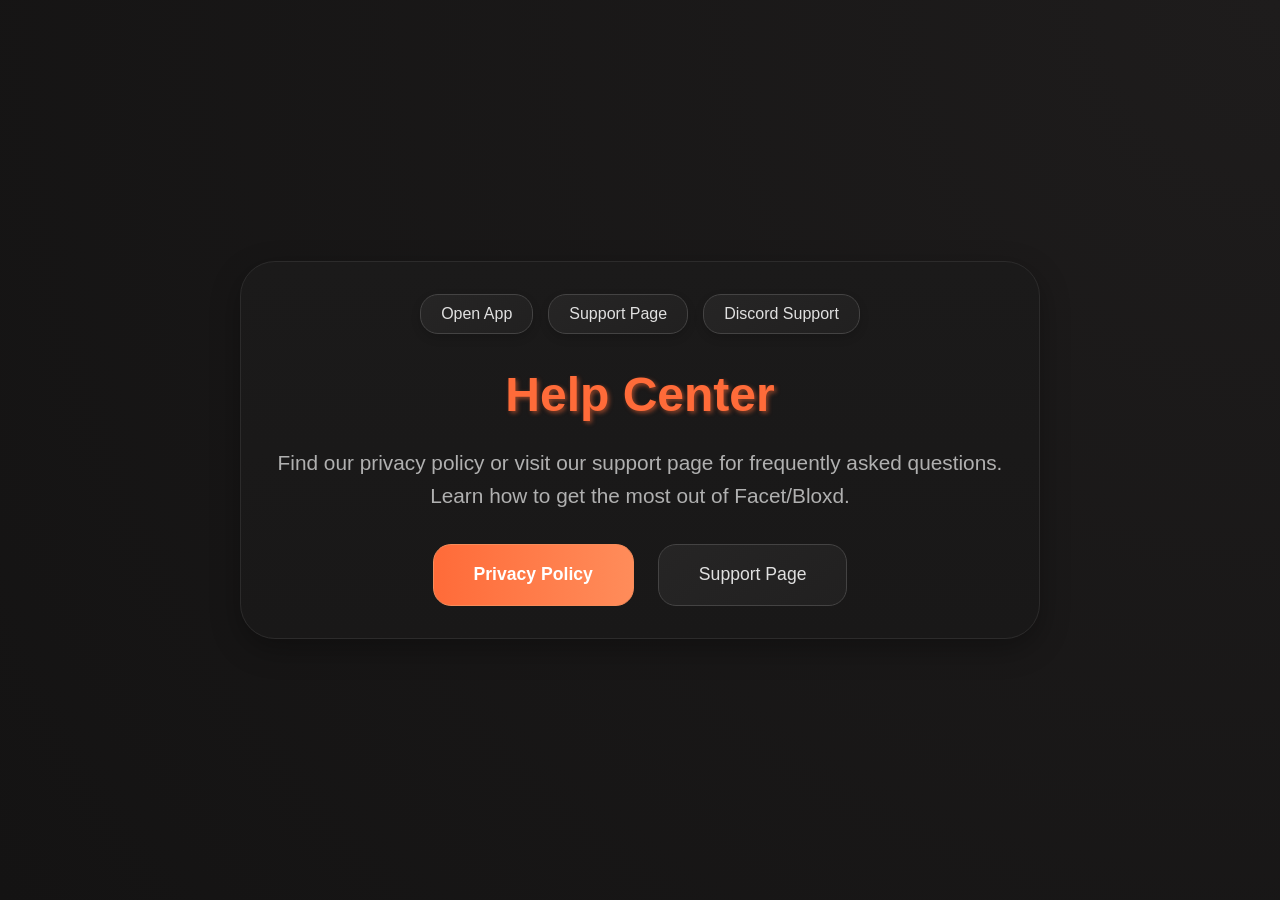
<file: help/index.html>
<!DOCTYPE html>
<html lang="en">
<head>
    <meta charset="UTF-8">
    <meta name="viewport" content="width=device-width, initial-scale=1.0">
    <title>Facet/Bloxd - Help Center</title>
    <meta name="keywords" content="facet, bloxd, forge, bloxdforge, bloxd forge, help, support, privacy, bloxd forge plus, chromebook bloxd, bloxd unblocked, minecraft web unblocked, minecraft free, bloxdforge plus, bloxd forge plus, bloxd multiplayer, bloxd bedwars, bloxd skywars, minecraft cracked, minecraft cracked bedwars, minecraft cracked skywars, bloxxd 4v4, bloxd pvp, bloxd autoclicker, bloxd fps booster, bloxd texture packs, bloxd texture pack, bloxd tpack, forge bloxd, forgebloxd, bloxdforge web, bloxd forge web, minecraft browser, minecraft online, minecraft multiplayer browser, minecraft web, minecraft web client, bloxd forge client, bloxd client, bloxd web, bloxd forge web client, minecraft web multiplayer, minecraft browser game, minecraft web game, bloxd forge game, bloxd game, bloxd web game, bloxd forge web game, minecraft unblocked school, minecraft school unblocked, bloxd forge school, bloxd school, minecraft browser unblocked, minecraft online unblocked, bloxd forge unblocked, bloxd unblocked game, minecraft web version, bloxd forge version, bloxd version">
    <meta name="description" content="Find help, support, and review the privacy policy for Facet/Bloxd.">
    <link rel="stylesheet" href="https://cdnjs.cloudflare.com/ajax/libs/font-awesome/6.0.0-beta3/css/all.min.css">
    <link rel="icon" href="/favicon.ico" type="image/png">
    <style>
        * {
            box-sizing: border-box;
            transition: all 0.3s cubic-bezier(0.4, 0, 0.2, 1);
        }

        html,
        body {
            margin: 0;
            height: 100%;
            background: #141313;
            font-family: 'Segoe UI', Tahoma, Geneva, Verdana, sans-serif;
            color: #e0e0e0;
            overflow-x: hidden;
        }

        .container {
            display: flex;
            height: 100vh;
            padding: 20px;
            gap: 20px;
            justify-content: center;
            align-items: center;
            background: radial-gradient(circle at top right, #1e1c1c, #141313);
            transition: all 0.3s ease;
        }

        .content {
            max-width: 800px;
            text-align: center;
            padding: 2rem;
            background: linear-gradient(180deg, #1b1a1a 0%, #191818 100%);
            border: 1px solid #2c2b2b;
            border-radius: 35px;
            box-shadow: 0 10px 30px rgba(0, 0, 0, 0.3);
        }

        h1 {
            color: #ff6b39;
            font-size: 3rem;
            margin-bottom: 1.5rem;
            text-shadow: 2px 2px 4px rgba(255, 107, 57, 0.5);
        }

        p {
            color: #b0b0b0;
            font-size: 1.3rem;
            margin-bottom: 2rem;
            line-height: 1.6;
        }

        .download-buttons {
            display: flex;
            gap: 1.5rem;
            flex-wrap: wrap;
            justify-content: center;
        }

        .download-button {
            color: #e0e0e0;
            text-decoration: none;
            padding: 1.2rem 2.5rem;
            border-radius: 18px;
            font-weight: 500;
            font-size: 1.1rem;
            transition: all 0.3s ease;
            display: flex;
            align-items: center;
            gap: 0.8rem;
            border: 1px solid #444343;
            background: linear-gradient(145deg, #262525, #212020);
        }

        .filled {
            background: linear-gradient(90deg, #ff6b39 0%, #ff8c5a 100%) !important;
            border: 1px solid #f78c5a !important;
            color: #fff !important;
            font-weight: bold !important;
        }

        .download-button:hover {
            transform: translateY(-3px);
            box-shadow: 0 6px 12px rgba(0, 0, 0, 0.2);
            border-color: #555454;
        }

        .filled:hover {
            transform: translateY(-3px);
            box-shadow: 0 7px 15px rgba(0, 0, 0, 0.2);
            border-color: #f78c5a !important;
        }

        .download-button img {
            height: 30px;
        }

        .nav-buttons {
            display: flex;
            justify-content: center;
            gap: 15px;
            margin-bottom: 2rem;
        }
        
        .nav-btn {
            background: linear-gradient(145deg, #262525, #212020);
            color: #e0e0e0;
            border: 1px solid #444343;
            padding: 10px 20px;
            border-radius: 18px;
            cursor: pointer;
            font-size: 1rem;
            font-weight: 500;
            transition: all 0.3s ease;
            box-shadow: 0 4px 10px rgba(0, 0, 0, 0.15);
            text-decoration: none;
            display: inline-block;
        }
        
        .nav-btn:hover {
            transform: translateY(-3px);
            box-shadow: 0 6px 12px rgba(0, 0, 0, 0.2);
            color: #ff6b39;
        }

        @media (max-width: 768px) {
            .container {
                padding: 1rem;
            }
            
            .content {
                padding: 1.5rem;
                margin: 0 1rem;
            }
            
            h1 {
                font-size: 2.2rem;
            }

            p {
                font-size: 1.1rem;
            }

            .download-buttons {
                flex-direction: column;
                align-items: center;
            }
            
            .download-button {
                width: 100%;
                justify-content: center;
            }
        }
    </style>
</head>
<body>
    <div class="container">
        <div class="content">
            <div class="nav-buttons">
                <a href="../app/" class="nav-btn">Open App</a>
                <a href="/support/" class="nav-btn">Support Page</a>
                <a href="https://discord.gg/nVgUe4qrhr" class="nav-btn">Discord Support</a>
            </div>
            
            <h1>Help Center</h1>
            <p>Find our privacy policy or visit our support page for frequently asked questions. Learn how to get the most out of Facet/Bloxd.</p>
            <div class="download-buttons">
                <a href="/privacy/" class="download-button filled">
                    Privacy Policy
                </a>
                <a href="/support/" class="download-button">
                    Support Page
                </a>
            </div>
        </div>
    </div>
</body>
</html>
</file>
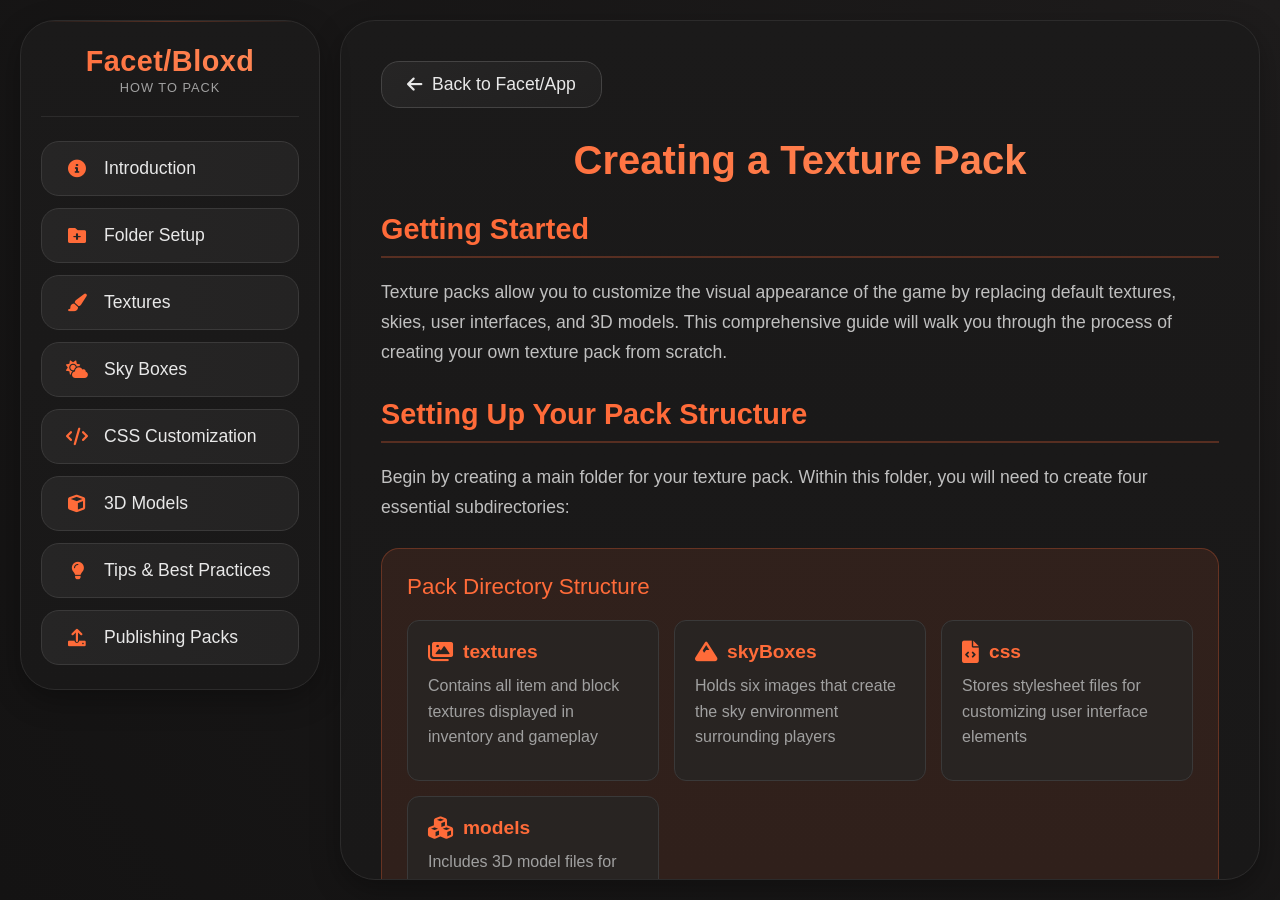
<file: howtopack/index.html>
<!DOCTYPE html>
<html lang="en">
<head>
    <meta charset="UTF-8">
    <meta name="viewport" content="width=device-width, initial-scale=1.0">
    <title>How to Create a Texture Pack - Facet/Bloxd</title>
    
    <meta name="title" content="How to Create a Texture Pack">
    <meta name="description" content="You asked how to, here it is.">
    <meta name="author" content="Facet/Bloxd">
    <meta name="keywords" content="texture pack, fac3d, facecg, bloxd, game modding, 3d models, css customization">

    <meta name="theme-color" content="#ff6b39">
    
    <link rel="stylesheet" href="https://cdnjs.cloudflare.com/ajax/libs/font-awesome/6.0.0-beta3/css/all.min.css">
    <style>
        * {
            box-sizing: border-box;
            transition: all 0.3s cubic-bezier(0.4, 0, 0.2, 1);
        }

        html, body {
            margin: 0;
            padding: 0;
            height: 100%;
            background: #141313;
            font-family: 'Segoe UI', Tahoma, Geneva, Verdana, sans-serif;
            color: #e0e0e0;
            overflow-x: hidden;
        }

        .container {
            display: flex;
            min-height: 100vh;
            padding: 20px;
            gap: 20px;
            background: radial-gradient(circle at top right, #1e1c1c, #141313);
        }

        .sidebar {
            background: linear-gradient(180deg, #1b1a1a 0%, #191818 100%);
            border: 1px solid #2c2b2b;
            border-radius: 35px;
            padding: 24px 20px;
            width: 300px;
            display: flex;
            flex-direction: column;
            height: fit-content;
            flex-shrink: 0;
            box-shadow: 0 10px 30px rgba(0, 0, 0, 0.3);
            position: relative;
            overflow: hidden;
        }

        .sidebar::before {
            content: '';
            position: absolute;
            top: 0;
            left: 0;
            right: 0;
            height: 1px;
            background: linear-gradient(90deg, transparent, #ff6b3944, transparent);
        }

        .logo {
            text-align: center;
            margin-bottom: 24px;
            padding-bottom: 20px;
            border-bottom: 1px solid #2c2b2b;
        }

        .logo h1 {
            font-size: 1.8rem;
            margin: 0;
            background: linear-gradient(45deg, #ff6b39, #ff8c5a);
            -webkit-background-clip: text;
            -webkit-text-fill-color: transparent;
            font-weight: 700;
            letter-spacing: 0.5px;
        }

        .logo span {
            color: #a0a0a0;
            font-size: 0.8rem;
            letter-spacing: 1px;
        }

        .nav-links {
            display: flex;
            flex-direction: column;
            gap: 12px;
        }

        .nav-link {
            background: linear-gradient(90deg, #262525 0%, #242323 100%);
            border: 1px solid #3a3939;
            padding: 16px 20px;
            border-radius: 18px;
            display: flex;
            align-items: center;
            gap: 12px;
            cursor: pointer;
            transition: all 0.3s ease;
            text-decoration: none;
            color: #e8e8e8;
            font-size: 1.1rem;
        }

        .nav-link:hover {
            transform: translateY(-3px);
            box-shadow: 0 7px 15px rgba(0, 0, 0, 0.2);
            border-color: #4a4949;
            color: #ff6b39;
        }

        .nav-link i {
            width: 30px;
            text-align: center;
            color: #ff6b39;
        }

        .content {
            flex: 1;
            background: linear-gradient(180deg, #1b1a1a 0%, #191818 100%);
            border: 1px solid #2c2b2b;
            border-radius: 35px;
            padding: 40px;
            box-shadow: 0 10px 30px rgba(0, 0, 0, 0.3);
            overflow-y: auto;
            max-height: calc(100vh - 40px);
        }

        .content h1 {
            font-size: 2.5rem;
            margin: 0 0 30px 0;
            background: linear-gradient(45deg, #ff6b39, #ff8c5a);
            -webkit-background-clip: text;
            -webkit-text-fill-color: transparent;
            font-weight: 700;
            text-align: center;
        }

        .content h2 {
            font-size: 1.8rem;
            margin: 30px 0 20px 0;
            color: #ff6b39;
            font-weight: 600;
            border-bottom: 2px solid #ff6b3944;
            padding-bottom: 10px;
        }

        .content h3 {
            font-size: 1.4rem;
            margin: 25px 0 15px 0;
            color: #e8e8e8;
            font-weight: 500;
        }

        .content p {
            font-size: 1.1rem;
            line-height: 1.7;
            margin: 15px 0;
            color: #c0c0c0;
        }

        .folder-structure {
            background: rgba(255, 107, 57, 0.1);
            border: 1px solid #ff6b3944;
            border-radius: 18px;
            padding: 25px;
            margin: 25px 0;
        }

        .folder-structure h3 {
            color: #ff6b39;
            margin-top: 0;
        }

        .folder-list {
            display: grid;
            grid-template-columns: repeat(auto-fit, minmax(250px, 1fr));
            gap: 15px;
            margin-top: 20px;
        }

        .folder-item {
            background: rgba(38, 37, 37, 0.7);
            border: 1px solid #3a3939;
            border-radius: 12px;
            padding: 20px;
            transition: all 0.3s ease;
        }

        .folder-item:hover {
            transform: translateY(-3px);
            border-color: #ff6b39;
            box-shadow: 0 5px 15px rgba(255, 107, 57, 0.2);
        }

        .folder-item h4 {
            color: #ff6b39;
            margin: 0 0 10px 0;
            font-size: 1.2rem;
            display: flex;
            align-items: center;
            gap: 10px;
        }

        .folder-item h4 i {
            font-size: 1.4rem;
        }

        .folder-item p {
            margin: 10px 0;
            font-size: 1rem;
            color: #a0a0a0;
            line-height: 1.6;
        }

        .steps {
            counter-reset: step-counter;
            margin: 30px 0;
        }

        .step {
            position: relative;
            padding: 25px 25px 25px 70px;
            margin: 20px 0;
            background: rgba(38, 37, 37, 0.5);
            border: 1px solid #3a3939;
            border-radius: 18px;
            transition: all 0.3s ease;
        }

        .step:hover {
            border-color: #ff6b39;
            box-shadow: 0 5px 15px rgba(255, 107, 57, 0.2);
        }

        .step:before {
            counter-increment: step-counter;
            content: counter(step-counter);
            position: absolute;
            left: 25px;
            top: 25px;
            background: linear-gradient(45deg, #ff6b39, #ff8c5a);
            color: white;
            width: 35px;
            height: 35px;
            border-radius: 50%;
            display: flex;
            align-items: center;
            justify-content: center;
            font-weight: bold;
            font-size: 1.1rem;
        }

        .step h3 {
            margin-top: 0;
            color: #e8e8e8;
        }

        .tip {
            background: rgba(255, 200, 80, 0.1);
            border: 1px solid #ffc85044;
            border-radius: 15px;
            padding: 20px;
            margin: 20px 0;
            display: flex;
            align-items: flex-start;
            gap: 15px;
        }

        .tip i {
            color: #ffc850;
            font-size: 1.5rem;
            margin-top: 3px;
        }

        .tip-content {
            flex: 1;
        }

        .tip h4 {
            color: #ffc850;
            margin: 0 0 10px 0;
            font-size: 1.2rem;
        }

        .tip p {
            margin: 0;
            color: #d0d0d0;
        }

        .back-button {
            background: linear-gradient(145deg, #262525, #212020);
            border: 1px solid #444343;
            border-radius: 18px;
            padding: 12px 25px;
            color: #e8e8e8;
            text-decoration: none;
            display: inline-flex;
            align-items: center;
            gap: 10px;
            font-size: 1.1rem;
            transition: all 0.3s ease;
            margin-bottom: 30px;
        }

        .back-button:hover {
            transform: translateY(-3px);
            box-shadow: 0 6px 12px rgba(0, 0, 0, 0.2);
            color: #ff6b39;
        }

        .footer {
            text-align: center;
            margin-top: 40px;
            padding-top: 20px;
            border-top: 1px solid #2c2b2b;
            color: #a0a0a0;
            font-size: 0.9rem;
        }

        @media (max-width: 768px) {
            .container {
                flex-direction: column;
                padding: 15px;
            }
            
            .sidebar {
                width: 100%;
                margin-bottom: 20px;
            }
            
            .content {
                padding: 25px;
            }
            
            .content h1 {
                font-size: 2rem;
            }
            
            .folder-list {
                grid-template-columns: 1fr;
            }
        }

        a {
            color: #ff6b39;
        }
    </style>
</head>
<body>
    <div class="container">
        <div class="sidebar">
            <div class="logo">
                <h1>Facet/Bloxd</h1>
                <span>HOW TO PACK</span>
            </div>
            
            <div class="nav-links">
                <a href="#introduction" class="nav-link">
                    <i class="fas fa-info-circle"></i>
                    <span>Introduction</span>
                </a>
                <a href="#setup" class="nav-link">
                    <i class="fas fa-folder-plus"></i>
                    <span>Folder Setup</span>
                </a>
                <a href="#textures" class="nav-link">
                    <i class="fas fa-paint-brush"></i>
                    <span>Textures</span>
                </a>
                <a href="#skyboxes" class="nav-link">
                    <i class="fas fa-cloud-sun"></i>
                    <span>Sky Boxes</span>
                </a>
                <a href="#css" class="nav-link">
                    <i class="fas fa-code"></i>
                    <span>CSS Customization</span>
                </a>
                <a href="#models" class="nav-link">
                    <i class="fas fa-cube"></i>
                    <span>3D Models</span>
                </a>
                <a href="#tips" class="nav-link">
                    <i class="fas fa-lightbulb"></i>
                    <span>Tips & Best Practices</span>
                </a>
                <a href="#publishing" class="nav-link">
                    <i class="fas fa-upload"></i>
                    <span>Publishing Packs</span>
                </a>
            </div>
        </div>

        <div class="content">
            <a href="../app/index.html" class="back-button">
                <i class="fas fa-arrow-left"></i>
                Back to Facet/App
            </a>

            <h1>Creating a Texture Pack</h1>
            
            <div id="introduction">
                <h2>Getting Started</h2>
                <p>Texture packs allow you to customize the visual appearance of the game by replacing default textures, skies, user interfaces, and 3D models. This comprehensive guide will walk you through the process of creating your own texture pack from scratch.</p>
                

            </div>

            <div id="setup">
                <h2>Setting Up Your Pack Structure</h2>
                <p>Begin by creating a main folder for your texture pack. Within this folder, you will need to create four essential subdirectories:</p>
                
                <div class="folder-structure">
                    <h3>Pack Directory Structure</h3>
                    <div class="folder-list">
                        <div class="folder-item">
                            <h4><i class="fas fa-images"></i> textures</h4>
                            <p>Contains all item and block textures displayed in inventory and gameplay</p>
                        </div>
                        <div class="folder-item">
                            <h4><i class="fas fa-mountain"></i> skyBoxes</h4>
                            <p>Holds six images that create the sky environment surrounding players</p>
                        </div>
                        <div class="folder-item">
                            <h4><i class="fas fa-file-code"></i> css</h4>
                            <p>Stores stylesheet files for customizing user interface elements</p>
                        </div>
                        <div class="folder-item">
                            <h4><i class="fas fa-cubes"></i> models</h4>
                            <p>Includes 3D model files for enhanced in-game objects and structures</p>
                        </div>
                    </div>
                </div>
            </div>

            <div id="textures">
                <h2>Textures Directory</h2>
                <div class="step">
                    <h3>Create the Textures Folder</h3>
                    <p>The textures directory contains all visual elements that appear in the player's inventory and during gameplay. This includes item icons, block surfaces, and various interface elements.</p>
                    <p>You can create and edit your textures using our dedicated <strong>Texture Editor</strong> tool, which provides specialized features for game asset creation.</p>
                    <p>The textures of the game can be found in this repo: <a href="https://github.com/Bloxdy/texture-packs" target="_blank">Bloxdy/texture-packs</a> </p>
                </div>
            </div>

            <div id="skyboxes">
                <h2>Sky Boxes Directory</h2>
                <div class="step">
                    <h3>Prepare Sky Box Images</h3>
                    <p>The skyBoxes folder requires exactly six photographs to construct a complete sky environment. These images form the faces of a cube that surrounds the player's view:</p>
                    <ul style="color: #c0c0c0; margin: 15px 0 15px 30px;">
                        <li>Front view (positive Z-axis)</li>
                        <li>Back view (negative Z-axis)</li>
                        <li>Left view (negative X-axis)</li>
                        <li>Right view (positive X-axis)</li>
                        <li>Top view (positive Y-axis)</li>
                        <li>Bottom view (negative Y-axis)</li>
                    </ul>
                    <p>All six images should maintain consistent dimensions and visual style to create a seamless sky environment.</p>
                </div>
            </div>

            <div id="css">
                <h2>CSS Customization</h2>
                <div class="step">
                    <h3>User Interface Modification</h3>
                    <p>The css folder enables you to customize the game's user interface and modify the homepage appearance. Through cascading style sheets, you can alter colors, layouts, fonts, and interactive elements.</p>
                    <p>We recommend using our <strong>FaceCG</strong> no-code CSS generator, which provides an simple interface for creating custom styles without requiring extensive CSS knowledge. </p>
                </div>
            </div>

            <div id="models">
                <h2>3D Models Directory</h2>
                <div class="step">
                    <h3>Loading Three-Dimensional Assets</h3>
                    <p>The models directory handles the loading of three-dimensional assets such as enchantment tables, potion stands, decorative objects, and architectural elements. These files define the geometric structure and visual properties of complex in-game objects.</p>
                    <p>Create and edit your 3D models using our <strong>Fac3D</strong> editor, specifically designed for game asset creation. This tool provides specialized features for creating models that integrate seamlessly with our platform. You can export the models you make to .GLB so they can be used in bloxd.</p>
                </div>
            </div>

            <div id="tips">
                <h2>Additional Tips and Best Practices</h2>
                
                <div class="tip">
                    <i class="fas fa-tools"></i>
                    <div class="tip-content">
                        <h4>Our Creation Tools</h4>
                        <p>We provide specialized tools to make texture pack creation easier:
                        <ul style="margin: 10px 0 0 20px; color: #d0d0d0;">
                            <li><strong>Fac3D</strong> - Our 3D modeling editor for creating game assets</li>
                            <li><strong>Texture Editor</strong> - Dedicated tool for creating and editing game textures</li>
                            <li><strong>FaceCG</strong> - No-code CSS generator for UI customization</li>
                        </ul>
                        These tools are specifically designed for bloxd and offer features tailored to texture pack creation.</p>
                    </div>
                </div>

                <div class="tip">
                    <i class="fas fa-sync-alt"></i>
                    <div class="tip-content">
                        <h4>Version Control</h4>
                        <p>Maintain organized backups of your work and keep old versions of your pack, you never know if you need em.</p>
                    </div>
                </div>

                <h3>Need Assistance?</h3>
                <p>If you encounter difficulties during the creation process or have questions about specific implementation details, please reach out for support. Our community and development team are available to assist with technical challenges and creative guidance.</p>
            </div>

            <div id="publishing">
                <h2>Publishing Your Packs</h2>
                <p>Once you've created your texture pack, you can share it with the community for others to use and enjoy.</p>
                
                <div class="step">
                    <h3>Sharing Your Creation</h3>
                    <p>To publish your texture pack, join our Discord community and contact <strong>A_I_X</strong> directly. They will help you share your pack with other users and potentially feature it in our workshop.</p>               
                    <p>Also if your pack gets added to the workshop we will advertise it for you!</p>
                    <p>When reaching out, be prepared to provide:
                    <ul style="color: #c0c0c0; margin: 15px 0 15px 30px;">
                        <li>A brief description of your pack's theme and features</li>
                        <li>Screenshots showcasing your work</li>
                        <li>The complete pack files in a compressed format</li>
                    </ul>
                    </p>
                </div>
                
                <div class="tip">
                    <i class="fas fa-users"></i>
                    <div class="tip-content">
                        <h4>Community Recognition</h4>
                        <p>Creators who contribute quality packs may receive special rewards, Such as ranks or more.</p>
                    </div>
                </div>
            </div>

            <div class="footer">
                <p>Thank you for using Facet/Creator Tools.</p>
            </div>
        </div>
    </div>

    <script>
        document.querySelectorAll('.nav-link').forEach(link => {
            link.addEventListener('click', function(e) {
                e.preventDefault();
                const targetId = this.getAttribute('href');
                const targetElement = document.querySelector(targetId);
                
                if (targetElement) {
                    targetElement.scrollIntoView({
                        behavior: 'smooth',
                        block: 'start'
                    });
                }
            });
        });

        const sections = document.querySelectorAll('div[id]');
        const navLinks = document.querySelectorAll('.nav-link');

        window.addEventListener('scroll', function() {
            let current = '';
            
            sections.forEach(section => {
                const sectionTop = section.offsetTop;
                const sectionHeight = section.clientHeight;
                
                if (pageYOffset >= (sectionTop - 100)) {
                    current = section.getAttribute('id');
                }
            });

            navLinks.forEach(link => {
                link.classList.remove('active');
                if (link.getAttribute('href') === `#${current}`) {
                    link.classList.add('active');
                }
            });
        });
    </script>
</body>
</html>
</file>
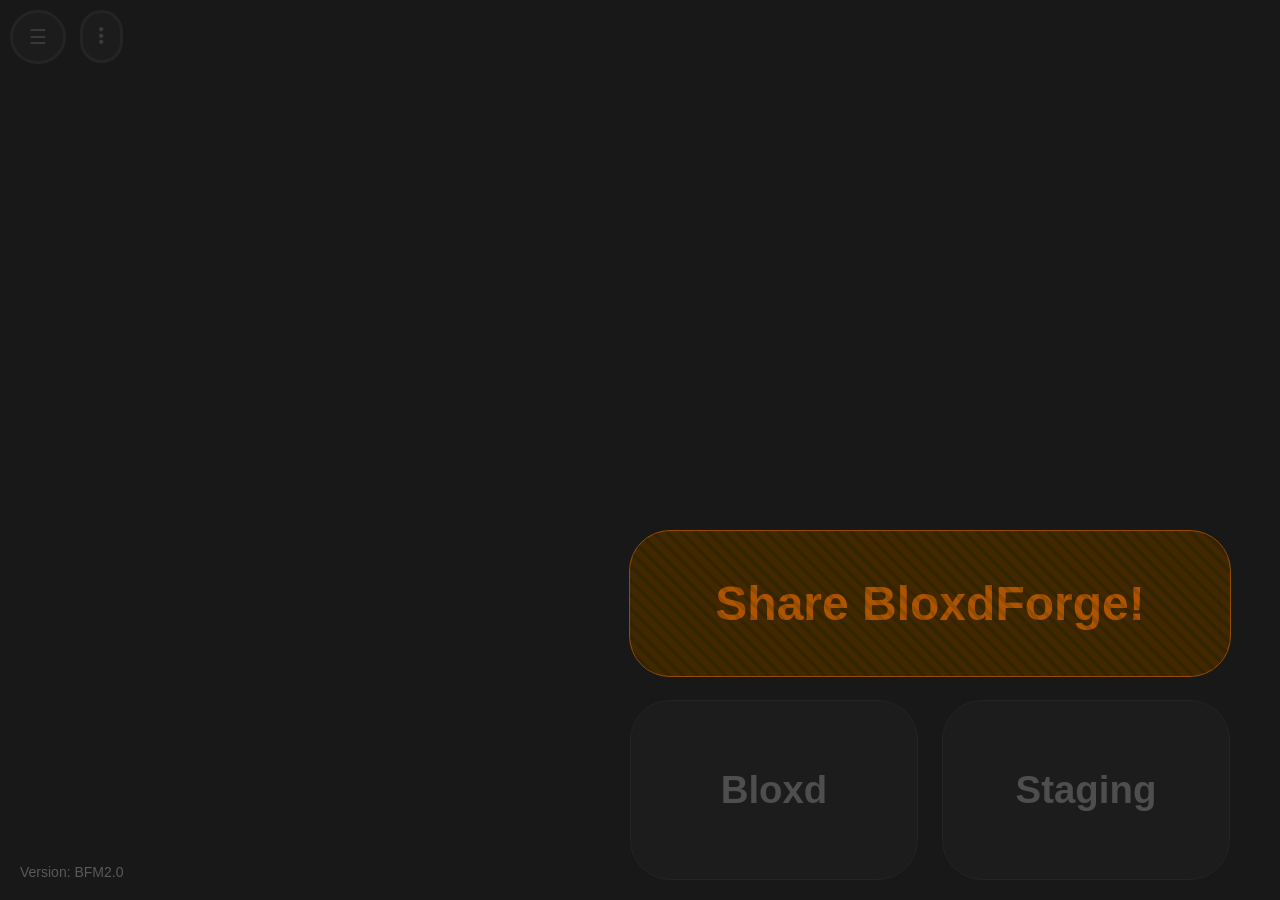
<file: mobile/index.html>
<!DOCTYPE html>
<html lang="en">

<head>
  <meta charset="UTF-8" />
  <meta name="viewport" content="width=device-width, initial-scale=1.0" />
  <title>BloxdForge mobile</title>
  <link rel="icon" href="/favicon.ico" type="image/png">
  <link rel="stylesheet" href="https://cdnjs.cloudflare.com/ajax/libs/font-awesome/6.0.0-beta3/css/all.min.css">
  <style>
    * {
      box-sizing: border-box;
    }

    body,
    html {
      margin: 0;
      padding: 0;
      height: 100%;
      overflow: hidden;
      background: #111;
      font-family: sans-serif;
    }

    iframe#mainframe {
      position: absolute;
      top: 0;
      left: 0;
      width: 100vw;
      height: 100vh;
      border: none;
      z-index: 0;
    }

    .toggle-btn {
      position: fixed;
      top: 10px;
      left: 10px;
      z-index: 1001;
      background-color: #1c1c1c;
      border: 3px solid #242424;
      color: #3a3a3a;
      border-radius: 55px;
      padding: 12px 16px;
      font-size: 20px;
      cursor: pointer;
      transition: opacity 0.3s ease;

    }

    .toggle-btn.hidden {
      opacity: 0;
      pointer-events: none;
    }

    .sidebar {
      position: fixed;
      top: 0;
      left: -100%;
      width: 80%;
      max-width: 300px;
      height: 100vh;
      background-color: #1c1c1c;
      border: 3px solid #242424;
      margin: 30px;
      margin-top: 0px;
      display: flex;
      flex-direction: column;
      justify-content: space-between;
      padding: 20px;
      transition: left 0.3s ease;
      z-index: 1002;
    }

    .sidebar.open {
      left: 0;
    }

    .overlay {
      position: fixed;
      inset: 0;
      background: rgba(0, 0, 0, 0.5);
      z-index: 1000;
      display: none;
    }

    .overlay.show {
      display: block;
    }

    .top-buttons button {
      width: 100%;
      padding: 18px;
      margin-bottom: 15px;
      font-size: 18px;
      background-color: #252525;
      border: 3px solid #2c2c2c;
      color: white;
      border-radius: 40px;
      cursor: pointer;
    }

    .top-buttons button:hover {
      background: #555;
    }

    .bottom-buttons {
      display: flex;
      gap: 10px;
    }

    .square-btn {
      aspect-ratio: 1 / 1;
      width: 25%;
      background-color: #252525;
      border: 3px solid #2c2c2c;
      border-radius: 70px;
      color: white;
      font-size: 16px;
      cursor: pointer;
    }

    .square-btn:hover {
      background: #555;
    }

    .flex-btn {
      flex: 1;
      background-color: #252525;
      border: 3px solid #2c2c2c;
      border-radius: 70px;
      color: white;
      font-size: 16px;
      cursor: pointer;
    }

    .flex-btn:hover {
      background: #343434;
    }

    i {
      font-size: 24px;
      color: #555555;

    }

    .orange-btn {
      background-color: #ff7a29 !important;
      color: #ffe8d8 !important;
      border: 3px solid #ff9448 !important;
    }
  </style>
</head>

<body>

  <iframe id="mainframe" src="about:blank"></iframe>

  <button id="hamburger" class="toggle-btn" onclick="openSidebar()">☰</button>

  <div class="overlay" id="overlay" onclick="closeSidebar()"></div>

  <div class="sidebar" id="sidebar">
    <div class="top-buttons">
      <button class="orange-btn" onclick="fullscreen()">Fullscreen</button>
      <button onclick="loadPage('iframes/wiki.html')">Wiki</button>
      <button onclick="loadPage('iframes/workshop.html')">Workshop</button>
    </div>

    <div class="bottom-buttons">
      <button class="square-btn" onclick="closeSidebar()"><i class="fas fa-play"></i></button>
      <button class="flex-btn" onclick="loadPage('iframes/home.html')">Home</button>
    </div>
  </div>

  <script>
    const sidebar = document.getElementById('sidebar');
    const overlay = document.getElementById('overlay');
    const hamburger = document.getElementById('hamburger');
    const mainframe = document.getElementById('mainframe');


    function openSidebar() {
      sidebar.classList.add('open');
      overlay.classList.add('show');
      hamburger.classList.add('hidden');
    }

    function closeSidebar() {
      sidebar.classList.remove('open');
      overlay.classList.remove('show');
      hamburger.classList.remove('hidden');
    }

    function loadPage(url) {
      mainframe.src = url;
      closeSidebar();
    }

    window.addEventListener('resize', () => {
      if (window.innerWidth > 768) {
        closeSidebar();
      }
    });

    window.addEventListener('DOMContentLoaded', () => {
      mainframe.src = 'iframes/home.html';
    });

    function fullscreen() {
      if (!document.fullscreenElement) {
        document.documentElement.requestFullscreen();
      } else {
        document.exitFullscreen();
      }
    }
  </script>

</body>

</html>
</file>
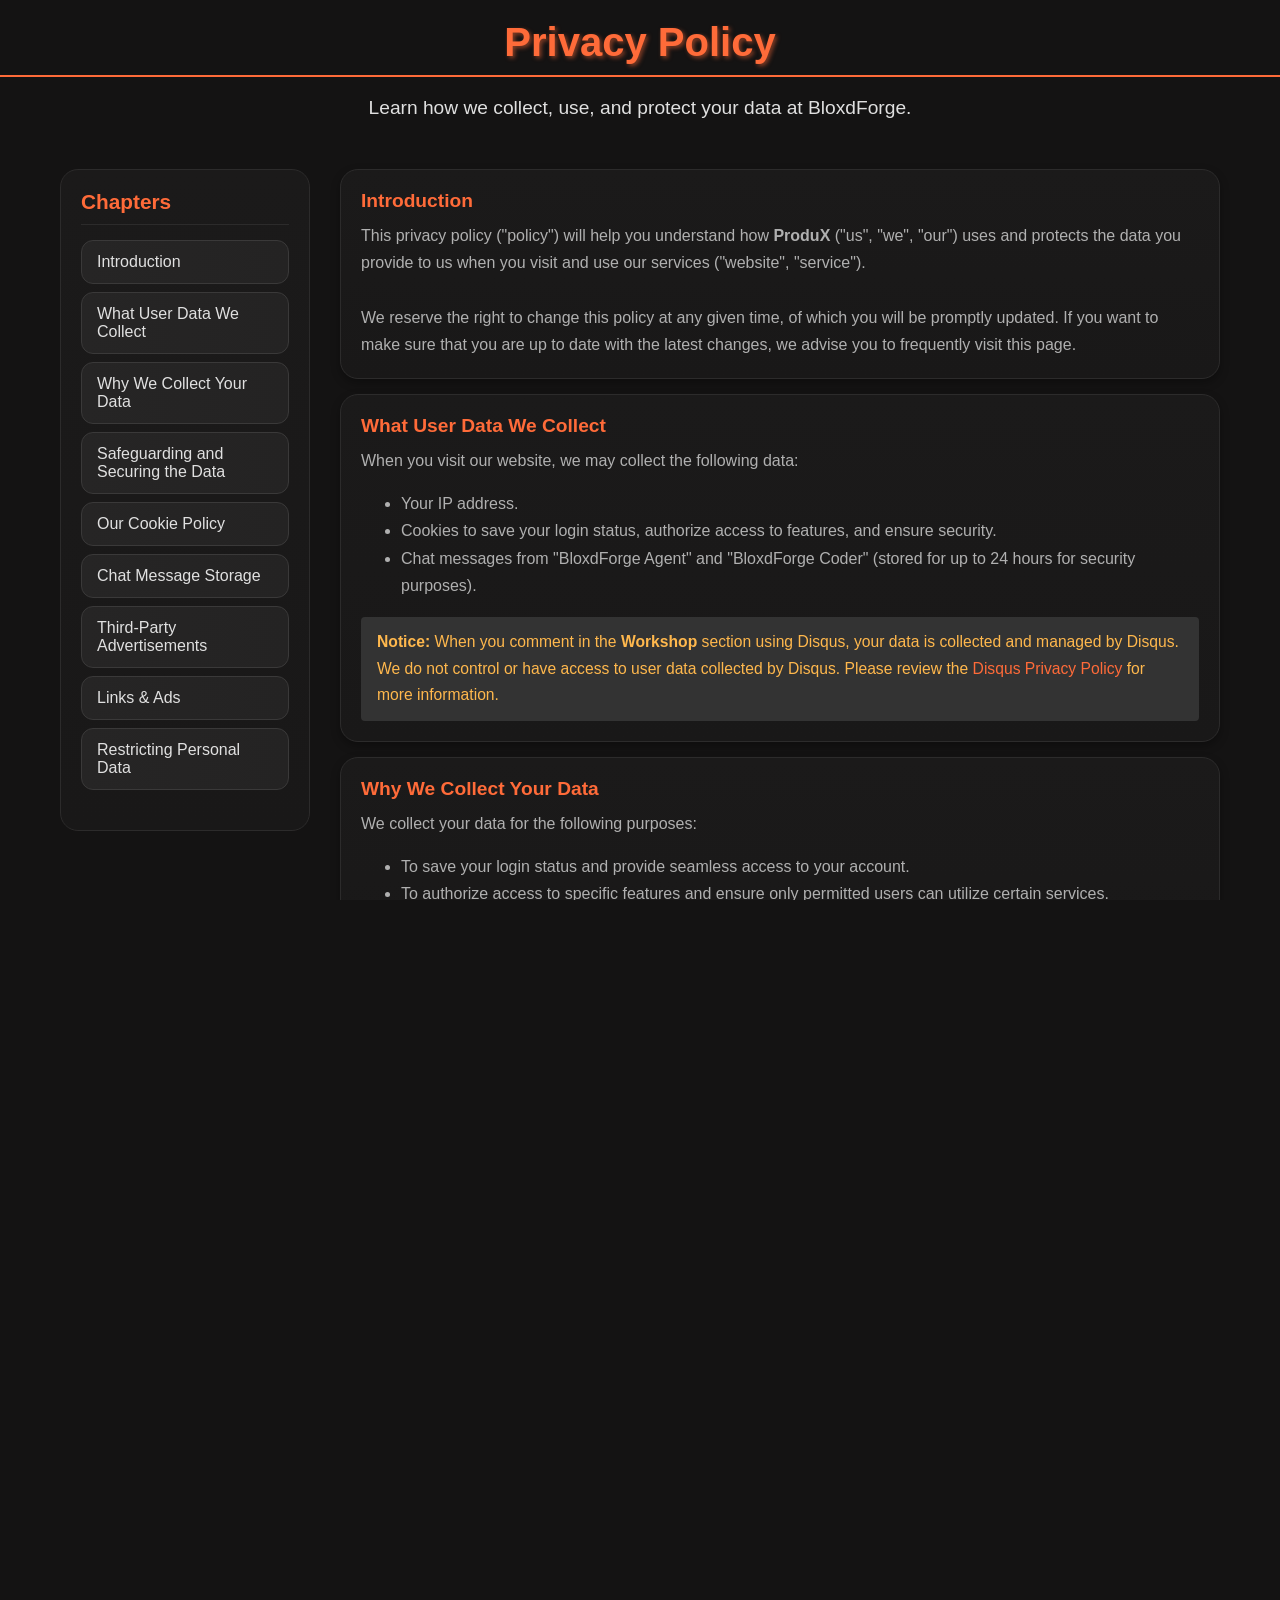
<file: privacy/index.html>
<!DOCTYPE html>
<html lang="en">
<head>
    <meta charset="UTF-8">
    <meta name="viewport" content="width=device-width, initial-scale=1.0">
    <link rel="icon" href="/favicon.ico" type="image/png">
    <title>Facet/Bloxd - Privacy | One Stop Solution to Bloxd Gaming</title>
    <meta name="description" content="Facet/Bloxd is a Bloxd QOL (Quality-Of-Life) improvement mod that offers texture-packs, a FPS booster, a chat, and a discord for support.">
    <meta name="keywords" content="facet, bloxd, forge, bloxdforge, privacy, policy, bloxd forge, bloxd forge plus, chromebook bloxd, bloxd unblocked, minecraft web unblocked, minecraft free, bloxdforge plus, bloxd forge plus, bloxd multiplayer, bloxd bedwars, bloxd skywars, minecraft cracked, minecraft cracked bedwars, minecraft cracked skywars, bloxxd 4v4, bloxd pvp, bloxd autoclicker, bloxd fps booster, bloxd texture packs, bloxd texture pack, bloxd tpack, forge bloxd, forgebloxd, bloxdforge web, bloxd forge web, minecraft browser, minecraft online, minecraft multiplayer browser, minecraft web, minecraft web client, bloxd forge client, bloxd client, bloxd web, bloxd forge web client, minecraft web multiplayer, minecraft browser game, minecraft web game, bloxd forge game, bloxd game, bloxd web game, minecraft unblocked school, minecraft school unblocked, bloxd forge school, bloxd school, minecraft browser unblocked, minecraft online unblocked, bloxd forge unblocked, bloxd unblocked game, minecraft web version, bloxd forge version, bloxd version">
    <style>
        * {
            box-sizing: border-box;
            transition: all 0.3s cubic-bezier(0.4, 0, 0.2, 1);
        }

        html,
        body {
            margin: 0;
            height: 100%;
            background: #141313;
            font-family: 'Segoe UI', Tahoma, Geneva, Verdana, sans-serif;
            color: #e0e0e0;
            overflow-x: hidden;
        }

        .container {
            max-width: 1200px;
            margin: 0 auto;
            padding: 20px;
            display: flex;
            gap: 30px;
        }

        h1 {
            color: #ff6b39;
            text-align: center;
            border-bottom: 2px solid #ff6b39;
            padding-bottom: 10px;
            text-shadow: 2px 2px 4px rgba(255, 107, 57, 0.5);
            font-size: 2.5rem;
            margin: 20px 0;
        }

        .intro {
            text-align: center;
            font-size: 1.2em;
            margin-bottom: 30px;
        }

        .sidebar {
            width: 250px;
            background: linear-gradient(180deg, #1b1a1a 0%, #191818 100%);
            border: 1px solid #2c2b2b;
            border-radius: 18px;
            padding: 20px;
            position: sticky;
            top: 20px;
            height: fit-content;
        }

        .sidebar h3 {
            color: #ff6b39;
            margin-top: 0;
            margin-bottom: 15px;
            font-size: 1.3rem;
            border-bottom: 1px solid #2c2b2b;
            padding-bottom: 10px;
        }

        .sidebar ul {
            list-style: none;
            padding: 0;
            margin: 0;
        }

        .sidebar li {
            margin: 8px 0;
            padding: 12px 15px;
            border-radius: 12px;
            transition: all 0.3s;
            background: linear-gradient(90deg, #262525 0%, #242323 100%);
            border: 1px solid #3a3939;
        }

        .sidebar li:hover {
            background: linear-gradient(90deg, #ff6b39 0%, #ff8c5a 100%);
            border-color: #f78c5a;
            color: #fff;
            font-weight: bold;
        }

        .sidebar a {
            color: #e0e0e0;
            text-decoration: none;
            display: block;
            font-size: 1rem;
        }

        .sidebar a:hover {
            color: #fff;
        }

        .sidebar .category {
            margin-bottom: 20px;
        }

        .privacy-content {
            flex: 1;
        }

        section {
            margin-bottom: 40px;
        }

        h2 {
            color: #ff6b39;
            margin-top: 0;
            padding-bottom: 10px;
            border-bottom: 1px solid #2c2b2b;
            font-size: 1.8rem;
            text-shadow: 1px 1px 2px rgba(255, 107, 57, 0.3);
        }

        .privacy-item {
            background: linear-gradient(180deg, #1b1a1a 0%, #191818 100%);
            border: 1px solid #2c2b2b;
            padding: 20px;
            margin-bottom: 15px;
            border-radius: 18px;
            box-shadow: 0 4px 10px rgba(0, 0, 0, 0.3);
            transition: all 0.3s;
        }

        .privacy-item:hover {
            transform: translateY(-3px);
            box-shadow: 0 7px 15px rgba(0, 0, 0, 0.4);
            border-color: #4a4949;
        }

        .chapter-title {
            font-weight: bold;
            color: #ff6b39;
            margin-bottom: 10px;
            font-size: 1.2rem;
        }

        .chapter-content {
            color: #b0b0b0;
            line-height: 1.7;
        }

        a {
            color: #ff6b39;
            text-decoration: none;
        }

        a:hover {
            text-decoration: underline;
        }

        .footer {
            text-align: center;
            margin-top: 40px;
            color: #888;
            font-size: 0.8em;
            padding-top: 20px;
            border-top: 1px solid #2c2b2b;
        }
        
        .nav-buttons {
            display: flex;
            justify-content: center;
            gap: 15px;
            margin: 20px 0;
        }
        
        .nav-btn {
            background: linear-gradient(145deg, #262525, #212020);
            color: #e0e0e0;
            border: 1px solid #444343;
            padding: 10px 20px;
            border-radius: 18px;
            cursor: pointer;
            font-size: 1rem;
            font-weight: 500;
            transition: all 0.3s ease;
            box-shadow: 0 4px 10px rgba(0, 0, 0, 0.15);
            text-decoration: none;
            display: inline-block;
        }
        
        .nav-btn:hover {
            transform: translateY(-3px);
            box-shadow: 0 6px 12px rgba(0, 0, 0, 0.2);
            color: #ff6b39;
        }
    </style>
</head>
<body>
    <h1>Privacy Policy</h1>
    <p class="intro">Learn how we collect, use, and protect your data at BloxdForge.</p>
    <div class="container">
        <div class="sidebar">
            <div class="category">
                <h3>Chapters</h3>
                <ul>
                    <li><a href="#introduction">Introduction</a></li>
                    <li><a href="#data-collection">What User Data We Collect</a></li>
                    <li><a href="#why-collect">Why We Collect Your Data</a></li>
                    <li><a href="#safeguarding">Safeguarding and Securing the Data</a></li>
                    <li><a href="#cookie-policy">Our Cookie Policy</a></li>
                    <li><a href="#chat-storage">Chat Message Storage</a></li>
                    <li><a href="#ads">Third-Party Advertisements</a></li>
                    <li><a href="#links">Links & Ads</a></li>
                    <li><a href="#restricting">Restricting Personal Data</a></li>
                </ul>
            </div>
        </div>
        <div class="privacy-content">
            <section id="introduction" class="privacy-item">
                <div class="chapter-title">Introduction</div>
                <div class="chapter-content">
                    This privacy policy ("policy") will help you understand how <strong>ProduX</strong> ("us", "we", "our") uses and protects the data you provide to us when you visit and use our services ("website", "service").<br><br>
                    We reserve the right to change this policy at any given time, of which you will be promptly updated. If you want to make sure that you are up to date with the latest changes, we advise you to frequently visit this page.
                </div>
            </section>
            <section id="data-collection" class="privacy-item">
                <div class="chapter-title">What User Data We Collect</div>
                <div class="chapter-content">
                    When you visit our website, we may collect the following data:
                    <ul>
                        <li>Your IP address.</li>
                        <li>Cookies to save your login status, authorize access to features, and ensure security.</li>
                        <li>Chat messages from "BloxdForge Agent" and "BloxdForge Coder" (stored for up to 24 hours for security purposes).</li>
                    </ul>
                    <div style="margin-top:18px; background:#333; color:#ffb84d; padding:12px 16px; border-radius:4px; font-size:0.98em;">
                        <strong>Notice:</strong> When you comment in the <strong>Workshop</strong> section using Disqus, your data is collected and managed by Disqus. We do not control or have access to user data collected by Disqus. Please review the <a href="https://help.disqus.com/en/articles/1717103-disqus-privacy-policy" target="_blank" rel="noopener">Disqus Privacy Policy</a> for more information.
                    </div>
                </div>
            </section>
            <section id="why-collect" class="privacy-item">
                <div class="chapter-title">Why We Collect Your Data</div>
                <div class="chapter-content">
                    We collect your data for the following purposes:
                    <ul>
                        <li>To save your login status and provide seamless access to your account.</li>
                        <li>To authorize access to specific features and ensure only permitted users can utilize certain services.</li>
                        <li>To maintain the security and integrity of our platform, protecting both user data and service functionality.</li>
                        <li>To monitor usage and prevent misuse of our services, ensuring a safe and fair environment for all users.</li>
                    </ul>
                </div>
            </section>
            <section id="safeguarding" class="privacy-item">
                <div class="chapter-title">Safeguarding and Securing the Data</div>
                <div class="chapter-content">
                    <strong>ProduX</strong> is committed to securing your data and keeping it confidential. We have implemented the latest technologies and software to prevent data theft, unauthorized access, and disclosure, ensuring that all the information we collect online is safeguarded.
                </div>
            </section>
            <section id="cookie-policy" class="privacy-item">
                <div class="chapter-title">Our Cookie Policy</div>
                <div class="chapter-content">
                    We use cookies to enhance your experience on our website. Cookies are collected to save your login status, authorize access to specific features, and ensure the security of your account and our services.<br><br>
                    Once you agree to allow our website to use cookies, you also agree to the use of data collected regarding your online behavior (such as analyzing web traffic, web pages you visit, and time spent on the site).<br><br>
                    The data we collect by using cookies is used to customize our website to your gaming needs and to maintain secure access. After we use the data for statistical analysis or security purposes, the data is removed from our systems as appropriate.<br><br>
                    Please note that cookies do not allow us to gain control of your computer in any way. They are strictly used to monitor which pages you find useful and which you do not, so that we can provide a better and more secure gaming experience for you.<br><br>
                    If you want to disable cookies, you can do it by accessing the settings of your internet browser. You can visit <a href="https://www.internetcookies.com" target="_blank">https://www.internetcookies.com</a>, which contains comprehensive information on how to do this on a wide variety of browsers and devices.
                </div>
            </section>
            <section id="chat-storage" class="privacy-item">
                <div class="chapter-title">Chat Message Storage</div>
                <div class="chapter-content">
                    For security and quality assurance, chat messages from "BloxdForge Agent" and "BloxdForge Coder" are stored for up to 24 hours. This temporary storage helps us monitor interactions, ensure compliance with our policies, and protect users from misuse. After this period, chat data is securely deleted from our systems.
                </div>
            </section>
            <section id="ads" class="privacy-item">
                <div class="chapter-title">Third-Party Advertisements</div>
                <div class="chapter-content">
                    Our website displays advertisements from third-party ad networks to support our services. We want to make our position on these advertisements clear:
                    <ul>
                        <li style="margin-bottom: 10px;"><strong>No Endorsement:</strong> BloxdForge does not endorse, support, or verify the products, services, or claims made in these advertisements. The appearance of an ad on our site is not a recommendation from our team.</li>
                        <li style="margin-bottom: 10px;"><strong>Content Responsibility:</strong> We are not responsible for the content of any third-party advertisements. The ad provider is solely responsible for its content, which may change without our knowledge.</li>
                        <li style="margin-bottom: 10px;"><strong>Financial and Cryptocurrency Ads:</strong> Our ad provider may serve advertisements related to financial services, investments, or cryptocurrencies. We strongly advise all users to exercise extreme caution and conduct their own thorough research (due diligence) before engaging with any such services. Do not invest money you cannot afford to lose. BloxdForge is not a financial advisor and is not liable for any financial losses or damages incurred from interacting with advertisements.</li>
                        <li><strong>User Discretion:</strong> Your interaction with any advertisement is at your own risk. We encourage you to be critical and cautious when viewing third-party ads.</li>
                    </ul>
                </div>
            </section>
            <section id="links" class="privacy-item">
                <div class="chapter-title">Links to Other Websites & Advertisements</div>
                <div class="chapter-content">
                    Our website contains links that lead to other websites, including through third-party advertisements. If you click on these links, <strong>ProduX</strong> is not held responsible for your data and privacy protection. Visiting those websites is not governed by this privacy policy agreement. Make sure to read the privacy policy documentation of the website you go to from our website.
                </div>
            </section>
            <section id="restricting" class="privacy-item">
                <div class="chapter-title">Restricting the Collection of your Personal Data</div>
                <div class="chapter-content">
                    At some point, you might wish to restrict the use and collection of your personal data. You can achieve this by doing the following:
                    <ul>
                        <li>When you are filling out forms on the website, make sure to check if there is a box you can leave unchecked if you don't want to disclose your personal information.</li>
                        <li>If you have already agreed to share your information with us, feel free to contact us via email, and we will be more than happy to change this for you.</li>
                    </ul>
                    <strong>ProduX</strong> will not lease, sell, or distribute your personal information to any third parties, unless we have your permission. We might do so if the law requires it. Your personal information will be used when we need to send you promotional materials, but only if you agree to this privacy policy.
                </div>
            </section>
        </div>
    </div>
    <div class="footer">
        <p>Copyright © <span id="year"></span> ProduX, Ltd. All Rights Reserved.</p>
    </div>
    <script>
        document.getElementById('year').textContent = new Date().getFullYear();
    </script>
</body>
</html>
</file>
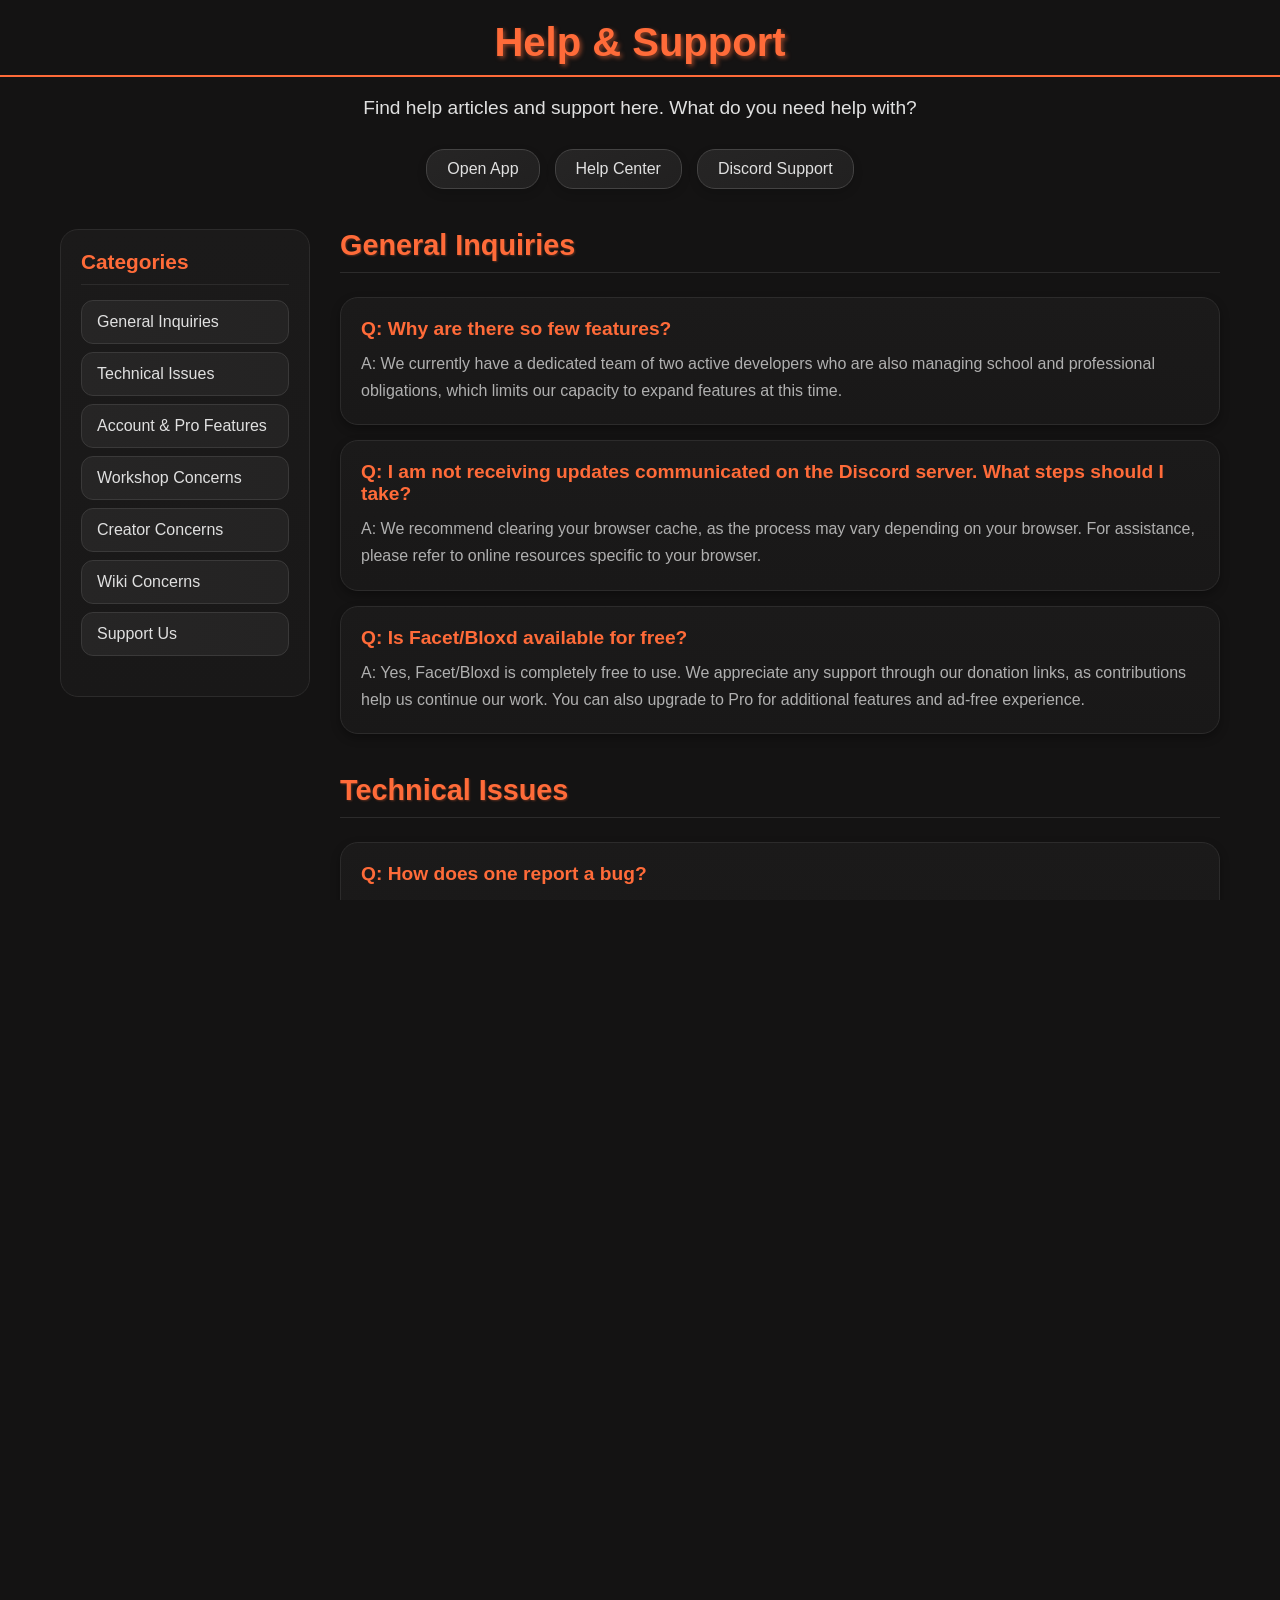
<file: support/index.html>
<!DOCTYPE html>
<html lang="en">
<head>
    <meta charset="UTF-8">
    <meta name="viewport" content="width=device-width, initial-scale=1.0">
    <link rel="icon" href="/favicon.ico" type="image/png">
    <title>Facet/Bloxd - Support | One Stop Solution to Bloxd Gaming</title>
    <meta name="description" content="Facet/Bloxd is a Bloxd QOL (Quality-Of-Life) improvement mod that offers texture-packs, a FPS booster, a chat, and a discord for support.">
    <meta name="keywords" content="facet, bloxd, forge, bloxdforge, bloxd forge, bloxd forge plus, chromebook bloxd, bloxd unblocked, minecraft web unblocked, minecraft free, bloxdforge plus, bloxd forge plus, bloxd multiplayer, bloxd bedwars, bloxd skywars, minecraft cracked, minecraft cracked bedwars, minecraft cracked skywars, bloxxd 4v4, bloxd pvp, bloxd autoclicker, bloxd fps booster, bloxd texture packs, bloxd texture pack, bloxd tpack, forge bloxd, forgebloxd, bloxdforge web, bloxd forge web, minecraft browser, minecraft online, minecraft multiplayer browser, minecraft web, minecraft web client, bloxd forge client, bloxd client, bloxd web, bloxd forge web client, minecraft web multiplayer, minecraft browser game, minecraft web game, bloxd forge game, bloxd game, bloxd web game, bloxd forge web game, minecraft unblocked school, minecraft school unblocked, bloxd forge school, bloxd school, minecraft browser unblocked, minecraft online unblocked, bloxd forge unblocked, bloxd unblocked game, minecraft web version, bloxd forge version, bloxd version">
    <style>
        * {
            box-sizing: border-box;
            transition: all 0.3s cubic-bezier(0.4, 0, 0.2, 1);
        }

        html,
        body {
            margin: 0;
            height: 100%;
            background: #141313;
            font-family: 'Segoe UI', Tahoma, Geneva, Verdana, sans-serif;
            color: #e0e0e0;
            overflow-x: hidden;
        }

        .container {
            max-width: 1200px;
            margin: 0 auto;
            padding: 20px;
            display: flex;
            gap: 30px;
        }

        h1 {
            color: #ff6b39;
            text-align: center;
            border-bottom: 2px solid #ff6b39;
            padding-bottom: 10px;
            text-shadow: 2px 2px 4px rgba(255, 107, 57, 0.5);
            font-size: 2.5rem;
            margin: 20px 0;
        }

        .intro {
            text-align: center;
            font-size: 1.2em;
            margin-bottom: 30px;
        }

        .sidebar {
            width: 250px;
            background: linear-gradient(180deg, #1b1a1a 0%, #191818 100%);
            border: 1px solid #2c2b2b;
            border-radius: 18px;
            padding: 20px;
            position: sticky;
            top: 20px;
            height: fit-content;
        }

        .sidebar h3 {
            color: #ff6b39;
            margin-top: 0;
            margin-bottom: 15px;
            font-size: 1.3rem;
            border-bottom: 1px solid #2c2b2b;
            padding-bottom: 10px;
        }

        .sidebar ul {
            list-style: none;
            padding: 0;
            margin: 0;
        }

        .sidebar li {
            margin: 8px 0;
            padding: 12px 15px;
            border-radius: 12px;
            transition: all 0.3s;
            background: linear-gradient(90deg, #262525 0%, #242323 100%);
            border: 1px solid #3a3939;
        }

        .sidebar li:hover {
            background: linear-gradient(90deg, #ff6b39 0%, #ff8c5a 100%);
            border-color: #f78c5a;
            color: #fff;
            font-weight: bold;
        }

        .sidebar a {
            color: #e0e0e0;
            text-decoration: none;
            display: block;
            font-size: 1rem;
        }

        .sidebar a:hover {
            color: #fff;
        }

        .sidebar .category {
            margin-bottom: 20px;
        }

        .faq-content {
            flex: 1;
        }

        section {
            margin-bottom: 40px;
        }

        h2 {
            color: #ff6b39;
            margin-top: 0;
            padding-bottom: 10px;
            border-bottom: 1px solid #2c2b2b;
            font-size: 1.8rem;
            text-shadow: 1px 1px 2px rgba(255, 107, 57, 0.3);
        }

        .faq-item {
            background: linear-gradient(180deg, #1b1a1a 0%, #191818 100%);
            border: 1px solid #2c2b2b;
            padding: 20px;
            margin-bottom: 15px;
            border-radius: 18px;
            box-shadow: 0 4px 10px rgba(0, 0, 0, 0.3);
            transition: all 0.3s;
        }

        .faq-item:hover {
            transform: translateY(-3px);
            box-shadow: 0 7px 15px rgba(0, 0, 0, 0.4);
            border-color: #4a4949;
        }

        .question {
            font-weight: bold;
            color: #ff6b39;
            margin-bottom: 10px;
            font-size: 1.2rem;
        }

        .answer {
            color: #b0b0b0;
            line-height: 1.7;
        }

        a {
            color: #ff6b39;
            text-decoration: none;
        }

        a:hover {
            text-decoration: underline;
        }

        .footer {
            text-align: center;
            margin-top: 40px;
            color: #888;
            font-size: 0.8em;
            padding-top: 20px;
            border-top: 1px solid #2c2b2b;
        }
        
        .nav-buttons {
            display: flex;
            justify-content: center;
            gap: 15px;
            margin: 20px 0;
        }
        
        .nav-btn {
            background: linear-gradient(145deg, #262525, #212020);
            color: #e0e0e0;
            border: 1px solid #444343;
            padding: 10px 20px;
            border-radius: 18px;
            cursor: pointer;
            font-size: 1rem;
            font-weight: 500;
            transition: all 0.3s ease;
            box-shadow: 0 4px 10px rgba(0, 0, 0, 0.15);
            text-decoration: none;
            display: inline-block;
        }
        
        .nav-btn:hover {
            transform: translateY(-3px);
            box-shadow: 0 6px 12px rgba(0, 0, 0, 0.2);
            color: #ff6b39;
        }
    </style>
</head>
<body>
    <h1>Help & Support</h1>
    <p class="intro">Find help articles and support here. What do you need help with?</p>
    
    <div class="nav-buttons">
        <a href="../app/" class="nav-btn">Open App</a>
        <a href="../help/" class="nav-btn">Help Center</a>
        <a href="https://discord.gg/nVgUe4qrhr" class="nav-btn">Discord Support</a>
    </div>
    
    <div class="container">
        <div class="sidebar">
            <div class="category">
                <h3>Categories</h3>
                <ul>
                    <li><a href="#general">General Inquiries</a></li>
                    <li><a href="#technical">Technical Issues</a></li>
                    <li><a href="#account">Account & Pro Features</a></li>
                    <li><a href="#workshop">Workshop Concerns</a></li>
                    <li><a href="#creator">Creator Concerns</a></li>
                    <li><a href="#wiki">Wiki Concerns</a></li>
                    <li><a href="#support">Support Us</a></li>
                </ul>
            </div>
        </div>

        <div class="faq-content">
            <section id="general">
                <h2>General Inquiries</h2>
                <div class="faq-item">
                    <div class="question">Q: Why are there so few features?</div>
                    <div class="answer">A: We currently have a dedicated team of two active developers who are also managing school and professional obligations, which limits our capacity to expand features at this time.</div>
                </div>
                <div class="faq-item">
                    <div class="question">Q: I am not receiving updates communicated on the Discord server. What steps should I take?</div>
                    <div class="answer">A: We recommend clearing your browser cache, as the process may vary depending on your browser. For assistance, please refer to online resources specific to your browser.</div>
                </div>
                <div class="faq-item">
                    <div class="question">Q: Is Facet/Bloxd available for free?</div>
                    <div class="answer">A: Yes, Facet/Bloxd is completely free to use. We appreciate any support through our donation links, as contributions help us continue our work. You can also upgrade to Pro for additional features and ad-free experience.</div>
                </div>
            </section>

            <section id="technical">
                <h2>Technical Issues</h2>
                <div class="faq-item">
                    <div class="question">Q: How does one report a bug?</div>
                    <div class="answer">A: Bugs can be reported via our Discord server or by submitting an issue on our GitHub repository. Please provide detailed information regarding the encountered issue.</div>
                </div>
                <div class="faq-item">
                    <div class="question">Q: What may be causing the crashes I am experiencing?</div>
                    <div class="answer">A: Crashes may result from insufficient system resources, software conflicts, or application bugs. We recommend updating to the latest version and ensuring your system meets the necessary requirements.</div>
                </div>
                <div class="faq-item">
                    <div class="question">Q: I cannot access certain features in the app.</div>
                    <div class="answer">A: Some features may be restricted based on your account type. Check your account status in the settings menu of the app. Free users have access to basic features, while Pro users enjoy additional benefits and ad-free experience.</div>
                </div>
            </section>

            <section id="account">
                <h2>Account & Pro Features</h2>
                <div class="faq-item">
                    <div class="question">Q: How do I sign in to my account?</div>
                    <div class="answer">A: Click on the profile section in the bottom left of the app interface. Then click the "Sign In" button and follow the prompts to authenticate with your Puter account.</div>
                </div>
                <div class="faq-item">
                    <div class="question">Q: What are the benefits of upgrading to Pro?</div>
                    <div class="answer">A: Pro users enjoy ad-free experience, exclusive features, priority support, and early access to new functionality. The right sidebar ads are removed for Pro users, and you get additional customization options.</div>
                </div>
                <div class="faq-item">
                    <div class="question">Q: How do I upgrade to Pro?</div>
                    <div class="answer">A: After signing in, click on the profile menu (gear icon) and select the upgrade options. You can choose from various Pro plans including temporary and permanent options. You can also use redemption codes if available.</div>
                </div>
                <div class="faq-item">
                    <div class="question">Q: What is the difference between Pro and YT Pro?</div>
                    <div class="answer">A: YT Pro is a special account type for content creators. Both Pro and YT Pro accounts enjoy the same features, but YT Pro is specifically for YouTubers and content creators who promote our platform.</div>
                </div>
            </section>

            <section id="workshop">
                <h2>Workshop Concerns</h2>
                <div class="faq-item">
                    <div class="question">Q: The texture packs are not loading as expected.</div>
                    <div class="answer">A: Our file loading process utilizes the GitHub API, which may experience latency. We appreciate your patience, and if the issue persists, please refer to the <a href="#technical">Technical Issues</a> section to report the bug.</div>
                </div>
                <div class="faq-item">
                    <div class="question">Q: I am unable to download the texture packs, or the downloaded file appears to be corrupted.</div>
                    <div class="answer">A: Downloading files is managed through the GitHub API, which can sometimes be slow. We thank you for your understanding. If the problem continues, please refer to the <a href="#technical">Technical Issues</a> section to report the issue.</div>
                </div>
                <div class="faq-item">
                    <div class="question">Q: Why is the preview not loading?</div>
                    <div class="answer">A: The preview utilizes Three.js to render textures from a downloaded texture file. File downloads are managed via the GitHub API, which may occasionally experience delays. We appreciate your patience. If the issue persists, please consult the <a href="#technical">Technical Issues</a> section to report the problem.</div>
                </div>
                <div class="faq-item">
                    <div class="question">Q: What data is collected when I comment on a texture pack?</div>
                    <div class="answer">A: Our commenting system is powered by <a href="https://disqus.com/" target="_blank">Disqus</a>. For more details on data collection, please refer to our <a href="../privacy/index.html#data-collection" target="_blank">Privacy Policy</a>.</div>
                </div>
            </section>

            <section id="creator">
                <h2>Creator Concerns</h2>
                <div class="faq-item">
                    <div class="question">Q: I don't know how to use the UI.</div>
                    <div class="answer">A: The Creator section provides tools for making texture packs and other content. You can access various services like Piskel for sprite creation, Blockbench for 3D modeling, and other tools via the Creator interface. You can also click the "Show Walkthrough" button in your profile menu to get started.</div>
                </div>
                <div class="faq-item">
                    <div class="question">Q: The webpages in the opened windows aren't loading.</div>
                    <div class="answer">A: We utilize external services in the Creator and cannot guarantee the uninterrupted operation of any site. If one or more sites aren't loading, please be patient as we await their return to service.</div>
                </div>
            </section>

            <section id="wiki">
                <h2>Wiki Concerns</h2>
                <div class="faq-item">
                    <div class="question">Q: The wiki is not loading as expected.</div>
                    <div class="answer">A: Similar to our other services, our file loading process relies on the GitHub API, which may experience latency. We kindly request your patience, and if the issue persists, please refer to the <a href="#technical">Technical Issues</a> section to report the bug.</div>
                </div>
            </section>

            <section id="support">
                <h2>Support Us</h2>
                <div class="faq-item">
                    <div class="question">Q: Can I support the developers?</div>
                    <div class="answer">A: Absolutely! Feel free to join our <a href="https://discord.gg/nVgUe4qrhr">Discord</a> and consider upgrading to Pro to support our efforts. You can also contribute by reporting bugs, suggesting features, or sharing the platform with others.</div>
                </div>
                <div class="faq-item">
                    <div class="question">Q: How can I contribute to the project?</div>
                    <div class="answer">A: You can contribute by reporting bugs, suggesting features, creating content for the Workshop, or assisting with documentation through our GitHub repository or Discord server.</div>
                </div>
            </section>
        </div>
    </div>
</body>
</html>
</file>
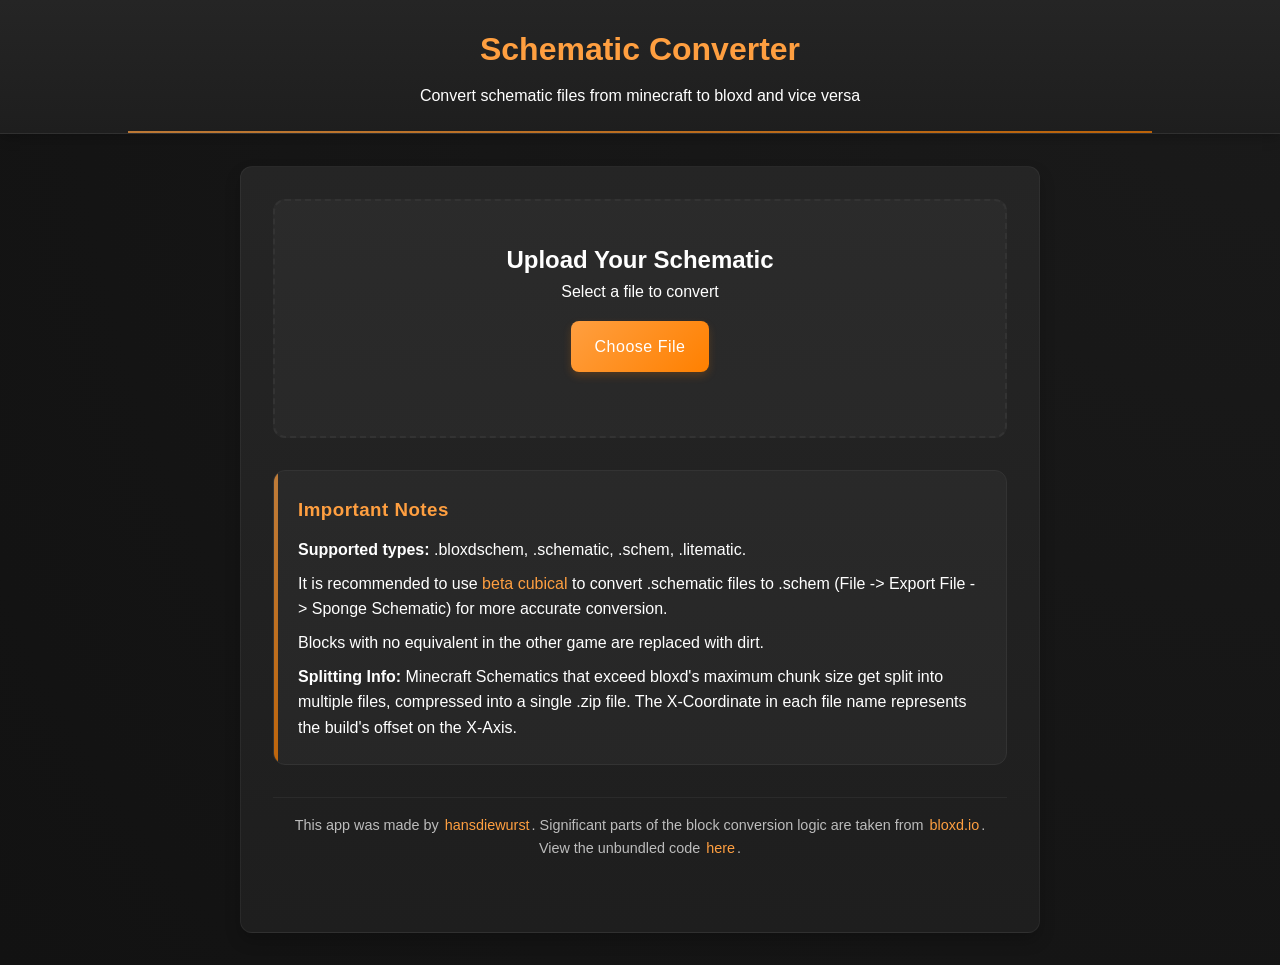
<file: assets/converter/index.html>
<!DOCTYPE html>
<html lang="en">
    <head>
        <meta charset="UTF-8">
        <meta name="viewport" content="width=device-width, initial-scale=1.0">
        <meta name="description" content="Convert schematic files from minecraft to bloxd and vice versa">
        <title>Schematic Converter</title>
        <style>
            :root {
                --primary-color: #ff9f40;
                --hover-color: #ff8c26;

                --primary-gradient: linear-gradient(135deg, #ff9f40, #ff8000);
                --hover-gradient: linear-gradient(135deg, #ff8c26, #ff6a00);
                --background-color: #121212;
                --background-gradient: radial-gradient(circle at top right, #1a1a1a, #121212);
                --card-background: #1e1e1e;
                --card-gradient: linear-gradient(to bottom, #252525, #1e1e1e);
                --text-color: #ffffff;
                --text-secondary: rgba(255, 255, 255, 0.7);
                --border-color: #333333;
                --border-hover: #444444;
                --shadow-color: rgba(0, 0, 0, 0.2);
                --shadow-hover: rgba(0, 0, 0, 0.4);
                --success-bg: #1b5e20;
                --error-bg: #b71c1c;
                --success-text: #4caf50;
                --error-text: #ef5350;
                --animation-speed: 0.3s;
            }

            * {
                margin: 0;
                padding: 0;
                box-sizing: border-box;
            }

            body {
                font-family: 'Segoe UI', Tahoma, Geneva, Verdana, sans-serif;
                background: var(--background-gradient);
                color: var(--text-color);
                line-height: 1.6;
                min-height: 100vh;
                display: flex;
                flex-direction: column;
                align-items: center;
                transition: all var(--animation-speed) ease;
                overflow-x: hidden;
            }

            header {
                width: 100%;
                background: var(--card-gradient);
                padding: 1.5rem;
                text-align: center;
                box-shadow: 0 4px 12px var(--shadow-color);
                position: relative;
                overflow: hidden;
                transition: all var(--animation-speed) ease;
                border-bottom: 1px solid rgba(255, 255, 255, 0.05);
            }
            
            header::after {
                content: '';
                position: absolute;
                bottom: 0;
                left: 0;
                right: 0;
                height: 2px;
                background: var(--primary-gradient);
                transform: scaleX(0.8);
                opacity: 0.7;
                transition: all var(--animation-speed) ease;
            }
            
            header:hover::after {
                transform: scaleX(1);
                opacity: 1;
            }

            h1 {
                color: var(--primary-color);
                margin-bottom: 0.5rem;
            }

            .container {
                max-width: 800px;
                width: 90%;
                margin: 2rem auto;
                padding: 2rem;
                background: var(--card-gradient);
                border-radius: 12px;
                box-shadow: 0 8px 16px var(--shadow-color);
                transition: transform var(--animation-speed) ease, box-shadow var(--animation-speed) ease;
                border: 1px solid rgba(255, 255, 255, 0.05);
                position: relative;
                overflow: hidden;
            }

            .container::before {
                content: '';
                position: absolute;
                top: 0;
                left: 0;
                width: 100%;
                height: 100%;
                background: radial-gradient(circle at top right, rgba(255, 159, 64, 0.05), transparent 70%);
                opacity: 0;
                transition: opacity var(--animation-speed) ease;
            }

            .container:hover {
                transform: translateY(-4px);
                box-shadow: 0 16px 32px var(--shadow-hover);
            }
            
            .container:hover::before {
                opacity: 1;
            }

            .upload-section {
                text-align: center;
                padding: 2.5rem;
                border: 2px dashed var(--border-color);
                border-radius: 12px;
                margin-bottom: 2rem;
                transition: all var(--animation-speed) ease;
                background-color: rgba(255, 255, 255, 0.03);
                position: relative;
                overflow: hidden;
            }

            .upload-section::before {
                content: '';
                position: absolute;
                top: -50%;
                left: -50%;
                width: 200%;
                height: 200%;
                background: radial-gradient(circle, rgba(255, 159, 64, 0.1), transparent 70%);
                opacity: 0;
                transform: scale(0.8);
                transition: opacity var(--animation-speed) ease, transform var(--animation-speed) ease;
                z-index: -1;
            }

            .upload-section:hover {
                border-color: var(--primary-color);
                background-color: rgba(255, 255, 255, 0.05);
                transform: scale(1.01);
                box-shadow: 0 8px 16px rgba(0, 0, 0, 0.1);
            }
            
            .upload-section:hover::before,
            .upload-section.highlight::before {
                opacity: 1;
                transform: scale(1);
            }
            
            .upload-section.highlight {
                border-color: var(--primary-color);
                background-color: rgba(255, 255, 255, 0.08);
                transform: scale(1.02);
                box-shadow: 0 12px 24px rgba(0, 0, 0, 0.15);
            }
            
            @keyframes pulse-border {
                0% { border-color: var(--border-color); }
                50% { border-color: var(--primary-color); }
                100% { border-color: var(--border-color); }
            }
            
            .upload-section {
                animation: pulse-border 3s infinite ease-in-out;
            }

            .file-input-wrapper {
                position: relative;
                margin: 1rem 0;
            }

            .file-input-button {
                display: inline-block;
                padding: 0.8rem 1.5rem;
                background: var(--primary-gradient);
                color: white;
                border-radius: 8px;
                cursor: pointer;
                transition: all var(--animation-speed) ease;
                box-shadow: 0 4px 8px rgba(255, 128, 0, 0.2);
                position: relative;
                overflow: hidden;
                font-weight: 500;
                letter-spacing: 0.5px;
                border: none;
                outline: none;
                z-index: 1;
            }

            .file-input-button::before {
                content: '';
                position: absolute;
                top: 0;
                left: 0;
                width: 100%;
                height: 100%;
                background: var(--hover-gradient);
                opacity: 0;
                transition: opacity var(--animation-speed) ease;
                z-index: -1;
            }

            .file-input-button:hover {
                transform: translateY(-2px) scale(1.02);
                box-shadow: 0 6px 12px rgba(255, 128, 0, 0.3);
            }
            
            .file-input-button:hover::before {
                opacity: 1;
            }
            
            .file-input-button:active {
                transform: translateY(0) scale(0.98);
                box-shadow: 0 2px 4px rgba(255, 128, 0, 0.2);
            }

            input[type="file"] {
                position: absolute;
                left: -9999px;
            }

            .status-section {
                margin-top: 2rem;
                padding: 1.2rem;
                border-radius: 12px;
                display: none;
                transition: all var(--animation-speed) ease;
                transform: translateY(10px);
                opacity: 0;
                overflow: hidden;
                position: relative;
            }

            .status-section.success {
                display: block;
                background-color: var(--success-bg);
                color: var(--success-text);
                box-shadow: 0 4px 8px rgba(0, 0, 0, 0.2);
                transform: translateY(0);
                opacity: 1;
                border-left: 4px solid var(--success-text);
            }

            .status-section.error {
                display: block;
                background-color: var(--error-bg);
                color: var(--error-text);
                box-shadow: 0 4px 8px rgba(0, 0, 0, 0.2);
                transform: translateY(0);
                opacity: 1;
                border-left: 4px solid var(--error-text);
            }
            
            .status-section::before {
                content: '';
                position: absolute;
                top: 0;
                left: 0;
                width: 100%;
                height: 100%;
                background: linear-gradient(to right, rgba(255, 255, 255, 0.05), transparent);
                opacity: 0;
                transition: opacity var(--animation-speed) ease;
            }
            
            .status-section.success::before,
            .status-section.error::before {
                opacity: 1;
            }

            .important {
                margin-top: 2rem;
                padding: 1.5rem;
                background-color: rgba(255, 255, 255, 0.03);
                border-radius: 12px;
                transition: all var(--animation-speed) ease;
                border: 1px solid var(--border-color);
                position: relative;
                overflow: hidden;
            }
            
            .important p {
                margin-bottom: 0.5rem;
            }
            
            .important p:last-child {
                margin-bottom: 0;
            }

            .important::before {
                content: '';
                position: absolute;
                top: 0;
                left: 0;
                width: 4px;
                height: 100%;
                background: var(--primary-gradient);
                opacity: 0.7;
                transition: all var(--animation-speed) ease;
            }

            .important:hover {
                background-color: rgba(255, 255, 255, 0.05);
                transform: translateY(-2px);
                box-shadow: 0 8px 16px rgba(0, 0, 0, 0.1);
                border-color: var(--border-hover);
            }

            .important:hover::before {
                opacity: 1;
            }

            .important h3 {
                color: var(--primary-color);
                margin-bottom: 0.8rem;
                font-weight: 600;
                letter-spacing: 0.5px;
            }

            .credits {
                margin-top: 2rem;
                text-align: center;
                font-size: 0.9rem;
                color: var(--text-secondary);
                transition: all var(--animation-speed) ease;
                padding: 1rem;
                border-top: 1px solid rgba(255, 255, 255, 0.05);
                position: relative;
            }

            .credits::before {
                content: '';
                position: absolute;
                top: -1px;
                left: 50%;
                width: 0;
                height: 2px;
                background: var(--primary-gradient);
                transform: translateX(-50%);
                transition: width var(--animation-speed) ease;
            }

            .credits:hover::before {
                width: 50%;
            }

            .credits a {
                color: var(--primary-color);
                text-decoration: none;
                transition: all var(--animation-speed) ease;
                position: relative;
                padding: 0 2px;
            }

            .credits a::after {
                content: '';
                position: absolute;
                bottom: -2px;
                left: 0;
                width: 100%;
                height: 1px;
                background: var(--primary-color);
                transform: scaleX(0);
                transition: transform var(--animation-speed) ease;
                transform-origin: right;
            }

            .credits a:hover {
                color: var(--hover-color);
                text-decoration: none;
            }
            
            .credits a:hover::after {
                transform: scaleX(1);
                transform-origin: left;
            }

            a {
                color: var(--primary-color);
                text-decoration: none;
                transition: all var(--animation-speed) ease;
                position: relative;
            }
            
            a:not(.credits a)::after {
                content: '';
                position: absolute;
                bottom: -2px;
                left: 0;
                width: 100%;
                height: 1px;
                background: var(--primary-color);
                transform: scaleX(0);
                transition: transform var(--animation-speed) ease;
                transform-origin: right;
            }
            
            a:not(.credits a):hover::after {
                transform: scaleX(1);
                transform-origin: left;
            }
            
            a:hover {
                color: var(--hover-color);
            }
        </style>
        <script src="./bundle.js" defer></script>
    </head>
    <body>
        <header>
            <h1>Schematic Converter</h1>
            <p>Convert schematic files from minecraft to bloxd and vice versa</p>
        </header>

        <main class="container">
            <div class="upload-section">
                <h2>Upload Your Schematic</h2>
                <p>Select a file to convert</p>
                <div class="file-input-wrapper">
                    <label class="file-input-button" for="schematic-file">Choose File</label>
                    <input type="file" id="schematic-file" accept=".schem,.bloxdschem,.litematic,.schematic">
                </div>
            </div>

            <div id="status" class="status-section"></div>

            <div class="important">
                <h3>Important Notes</h3>
                <p><strong>Supported types:</strong> .bloxdschem, .schematic, .schem, .litematic.</p>
                <p>It is recommended to use <a href="https://beta.cubical.xyz" target="_blank" rel="noopener noreferrer">beta cubical</a> to convert .schematic files to .schem (File -> Export File -> Sponge Schematic) for more accurate conversion.</p>
                <p>Blocks with no equivalent in the other game are replaced with dirt.</p>
                <p><strong>Splitting Info:</strong> Minecraft Schematics that exceed bloxd's maximum chunk size get split into multiple files, compressed into a single .zip file. The X-Coordinate in each file name represents the build's offset on the X-Axis.</p>
            </div>

            <div class="credits">
                This app was made by <a href="https://github.com/hansdiewurst" target="_blank" rel="noopener noreferrer">hansdiewurst</a>.
                Significant parts of the block conversion logic are taken from <a href="https://bloxd.io/" target="_blank" rel="noopener noreferrer">bloxd.io</a>.
                View the unbundled code <a href="https://github.com/hansdiewurst/converter" target="_blank" rel="noopener noreferrer">here</a>.
                <br><br>
            </div>
        </main>
    </body>
</html>
</file>
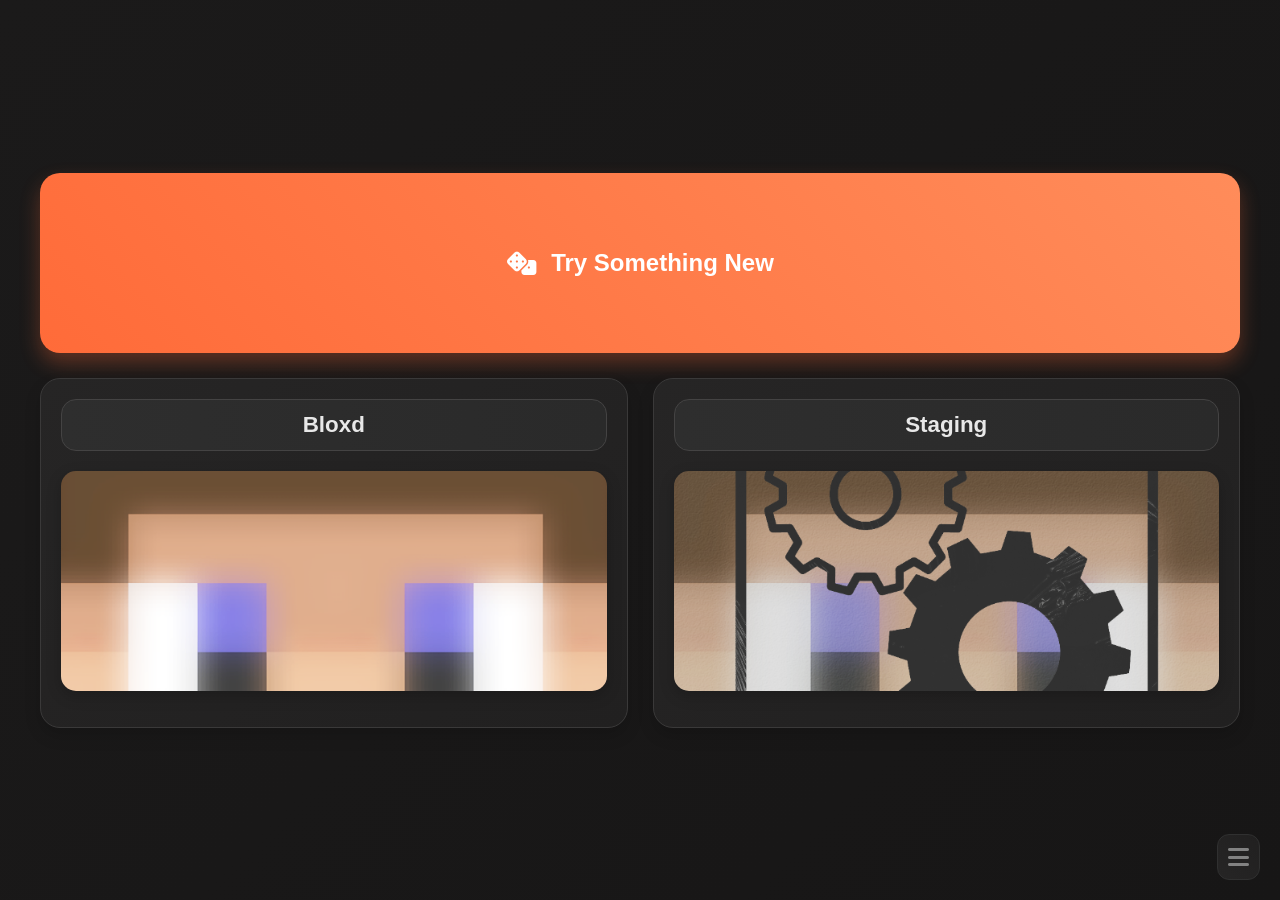
<file: app/assets/home.html>
<!DOCTYPE html>
<html lang="en">

<head>
  <meta charset="UTF-8" />
  <meta name="viewport" content="width=device-width, initial-scale=1.0" />
  <title>FACET Home</title>
  <link rel="stylesheet" href="https://cdnjs.cloudflare.com/ajax/libs/font-awesome/6.4.0/css/all.min.css">
  <link rel="stylesheet" href="./data/scroll.css">
  <style>
    * {
      box-sizing: border-box;
      margin: 0;
      padding: 0;
    }

    body {
      background: linear-gradient(135deg, #1b1a1a 0%, #171616 100%);
      font-family: 'Segoe UI', Tahoma, Geneva, Verdana, sans-serif;
      color: white;
      min-height: 100vh;
      display: flex;
      justify-content: center;
      align-items: center;
      padding: 20px;
    }

    .home-container {
      width: 100%;
      max-width: 1200px;
      display: flex;
      flex-direction: column;
      gap: 30px;
    }

    .header {
      text-align: center;
      margin-bottom: 10px;
    }

    .logo {
      font-size: 2.5rem;
      font-weight: 800;
      background: linear-gradient(45deg, #ff6b39, #ff8c5a);
      -webkit-background-clip: text;
      -webkit-text-fill-color: transparent;
      margin-bottom: 5px;
      letter-spacing: 1px;
    }

    .subtitle {
      color: #a0a0a0;
      font-size: 1.1rem;
      margin-bottom: 20px;
    }

    .home-grid {
      display: grid;
      grid-template-columns: repeat(2, 1fr);
      gap: 25px;
    }

    .wide-button {
      grid-column: span 2;
      background: linear-gradient(45deg, #ff6b39, #ff8c5a);
      border: none;
      color: white;
      font-weight: bold;
      font-size: 1.5rem;
      padding: 20px;
      border-radius: 20px;
      cursor: pointer;
      height: 20vh;
      transition: all 0.3s cubic-bezier(0.4, 0, 0.2, 1);
      box-shadow: 0 10px 20px rgba(255, 107, 57, 0.3);
      display: flex;
      align-items: center;
      justify-content: center;
      gap: 15px;
      position: relative;
      overflow: hidden;
    }

    .wide-button::before {
      content: '';
      position: absolute;
      top: 0;
      left: -100%;
      width: 100%;
      height: 100%;
      background: linear-gradient(90deg, transparent, rgba(255, 255, 255, 0.2), transparent);
      transition: 0.5s;
    }

    .wide-button:hover::before {
      left: 100%;
    }

    .wide-button:hover {
      transform: translateY(-5px);
      box-shadow: 0 15px 30px rgba(255, 107, 57, 0.4);
    }

    .big-btn {
      background: linear-gradient(145deg, #262525, #212020);
      border: 1px solid #3a3939;
      border-radius: 20px;
      padding: 20px;
      display: flex;
      flex-direction: column;
      align-items: center;
      cursor: pointer;
      transition: all 0.3s ease;
      height: 350px;
      box-shadow: 0 8px 16px rgba(0, 0, 0, 0.15);
      position: relative;
      overflow: hidden;

    }

    .big-btn:hover {
      opacity: 1;
      transform: translateY(-8px);
      box-shadow: 0 15px 25px rgba(0, 0, 0, 0.2);
      border-color: #4a4949;
    }

    .btn-title {
      background: linear-gradient(90deg, #2e2e2e, #2a2a2a);
      border: 1px solid #444343;
      padding: 12px;
      border-radius: 15px;
      margin-bottom: 20px;
      font-size: 1.4rem;
      font-weight: 600;
      width: 100%;
      text-align: center;
      color: #e8e8e8;
      z-index: 1;
    }

    .btn-image {
      width: 100%;
      height: 220px;
      background-size: cover;
      background-position: center;
      border-radius: 15px;
      position: relative;
      overflow: hidden;
      box-shadow: 0 5px 15px rgba(0, 0, 0, 0.2);
    }

    .btn-content {
      margin-top: 15px;
      color: #bbb;
      font-size: 0.9rem;
      text-align: center;
      line-height: 1.5;
    }

    @media (max-width: 900px) {
      .home-grid {
        grid-template-columns: 1fr;
      }

      .wide-button,
      .stats {
        grid-column: span 1;
      }
    }

    @media (max-width: 600px) {
      .stats {
        flex-direction: column;
        gap: 15px;
      }

      .wide-button {
        height: 100px;
        font-size: 1.2rem;
      }

      .big-btn {
        height: 300px;
      }
    }

    @keyframes fadeIn {
      from {
        opacity: 0;
        transform: translateY(20px);
      }

      to {
        opacity: 1;
        transform: translateY(0);
      }
    }

    .home-grid>* {
      animation: fadeIn 0.6s ease forwards;
    }

    .wide-button {
      animation-delay: 0.1s;
    }

    .big-btn:nth-child(2) {
      animation-delay: 0.2s;
    }

    .big-btn:nth-child(3) {
      animation-delay: 0.3s;
    }

    .stats {
      animation-delay: 0.4s;
    }

    .fullscreen-frame {
      position: fixed;
      top: 0;
      left: 0;
      width: 100vw;
      height: 100vh;
      border: none;
      z-index: 80;
      display: none;
    }

    .bottomright-btn {
      position: fixed;
      bottom: 20px;
      right: 20px;
      z-index: 9999;
      padding: 10px;
      background: linear-gradient(45deg, #262525, #212020);
      border: 1px solid #303030;
      border-radius: 12px;
      cursor: pointer;
      display: flex;
      align-items: center;
      justify-content: center;
      font-size: 1.5rem;
      color: rgb(130, 130, 130);
      transition: all 0.3s ease;
    }

    .bottomright-btn:hover {
      transform: translateY(-3px);
      box-shadow: 0 6px 12px rgba(255, 107, 57, 0.2);
      z-index: 999;
    }

    .tooltip {
      position: fixed;
      bottom: 80px;
      right: 20px;
      background: linear-gradient(145deg, #262525, #212020);
      border: 1px solid #3a3939;
      border-radius: 12px;
      padding: 15px;
      box-shadow: 0 8px 18px rgba(0, 0, 0, 0.25);
      z-index: 9998;
      max-width: 250px;
      display: none;
      animation: fadeIn 0.3s ease;
    }

    .tooltip-content {
      font-size: 0.9rem;
      color: #e8e8e8;
      text-align: center;
    }

    .tooltip-arrow {
      position: absolute;
      bottom: -10px;
      right: 20px;
      width: 0;
      height: 0;
      border-left: 10px solid transparent;
      border-right: 10px solid transparent;
      border-top: 10px solid #262525;
    }

    .modal-overlay {
      position: fixed;
      top: 0;
      left: 0;
      width: 100vw;
      height: 100vh;
      background: rgba(15, 15, 15, 0.95);
      display: none;
      justify-content: center;
      align-items: center;
      z-index: 10000;
      animation: fadeIn 0.4s ease;
    }

    .modal-content {
      width: 90%;
      max-width: 1100px;
      background: linear-gradient(145deg, #1f1e1e, #181818);
      border: 1px solid #2a2929;
      border-radius: 25px;
      padding: 40px;
      position: relative;
      box-shadow: 0 15px 35px rgba(0, 0, 0, 0.4);
    }

    .modal-grid {
      display: grid;
      grid-template-columns: repeat(3, 1fr);
      gap: 25px;
    }

    .modal-item {
      background: linear-gradient(145deg, #262525, #212020);
      border: 1px solid #3a3939;
      border-radius: 20px;
      padding: 25px;
      text-align: center;
      transition: all 0.3s ease;
      box-shadow: 0 8px 18px rgba(0, 0, 0, 0.25);
      cursor: pointer;
    }

    .modal-item:hover {
      transform: translateY(-6px);
      border-color: #4a4949;
      box-shadow: 0 15px 25px rgba(0, 0, 0, 0.35);
    }

    .modal-icon {
      font-size: 2.5rem;
      margin-bottom: 15px;
      background: linear-gradient(45deg, #ff6b39, #ff8c5a);
      -webkit-background-clip: text;
      -webkit-text-fill-color: transparent;
    }

    .modal-title {
      font-size: 1.2rem;
      margin-bottom: 10px;
      color: #e8e8e8;
    }

    .modal-desc {
      font-size: 0.85rem;
      color: #aaa;
    }

    @media (max-width: 800px) {
      .modal-grid {
        grid-template-columns: repeat(2, 1fr);
      }
    }

    @media (max-width: 500px) {
      .modal-grid {
        grid-template-columns: 1fr;
      }
    }

    #fps-ping-display {
      position: fixed;
      top: 20px;
      right: 20px;
      z-index: 10001;
      display: none;
      padding: 10px;
      background: linear-gradient(145deg, #262525, #212020);
      border: 1px solid #3a3939;
      border-radius: 20px;
      box-shadow: 0 8px 18px rgba(0, 0, 0, 0.25);
      transition: all 0.3s ease;
    }

    .darkmode-overlay {
      position: fixed;
      top: 0;
      left: 0;
      width: 100vw;
      height: 100vh;
      background: linear-gradient(145deg, #1f1e1e, #181818);
      opacity: 0.45;
      display: none;
      justify-content: center;
      align-items: center;
      z-index: 10000;
      animation: fadeIn 0.4s ease;
      pointer-events: none;
    }

    .floating-window {
      position: fixed;
      background: linear-gradient(145deg, #262525, #212020);
      border: 1px solid #3a3939;
      border-radius: 15px;
      box-shadow: 0 10px 25px rgba(0, 0, 0, 0.3);
      z-index: 100000;
      min-width: 600px;
      min-height: 400px;
      max-width: 95vw;
      max-height: 90vh;
      display: flex;
      flex-direction: column;
      overflow: hidden;
      resize: both;
    }

    @media (max-width: 768px) {
      .floating-window {
        min-width: 90vw;
        max-width: 95vw;
        min-height: 70vh;
        max-height: 85vh;
        top: 5vh !important;
        left: 2.5vw !important;
        transform: none;
      }
    }

    @media (max-width: 480px) {
      .floating-window {
        min-width: 95vw;
        max-width: 98vw;
        min-height: 75vh;
        max-height: 90vh;
        top: 2vh !important;
        left: 1vw !important;
      }
    }

    .window-header {
      background: linear-gradient(90deg, #2e2e2e, #2a2a2a);
      padding: 10px 15px;
      cursor: move;
      display: flex;
      justify-content: space-between;
      align-items: center;
      border-bottom: 1px solid #444343;
    }

    .window-title {
      font-weight: 600;
      color: #e8e8e8;
      user-select: none;
    }

    .window-close {
      background: none;
      border: none;
      color: #aaa;
      cursor: pointer;
      font-size: 1.2rem;
      padding: 5px;
    }

    .window-content {
      flex: 1;
      padding: 15px;
      overflow: auto;
    }

    .window-content:has(iframe:only-child),
    .window-content.iframe-only {
      padding: 0;
      display: flex;
      flex-direction: column;
    }

    .window-content iframe:only-child {
      width: 100%;
      height: 100%;
      border: none;
      min-height: 400px; /* Ensure minimum height for content */
      flex: 1; /* Make iframe take available space in flex container */
    }

    .window-content.iframe-only {
      height: 100%;
      min-height: 400px;
      flex: 1;
    }

    .floating-window.tall {
      min-width: 400px;
      max-width: 450px;
      min-height: 700px;
      max-height: 85vh;
      width: 400px;
      height: 700px;
    }

    @media (max-width: 768px) {
      .floating-window.tall {
        min-width: 85vw;
        max-width: 90vw;
        min-height: 80vh;
        max-height: 85vh;
        width: 85vw;
        height: 80vh;
      }
    }

    @media (max-width: 480px) {
      .floating-window.tall {
        min-width: 95vw;
        max-width: 98vw;
        min-height: 85vh;
        max-height: 90vh;
        width: 95vw;
        height: 85vh;
      }
    }

    .popmenu {
      position: fixed;
      top: 50%;
      left: 50%;
      transform: translate(-50%, -50%);
      background: linear-gradient(145deg, #262525, #212020);
      opacity: 0.45;
      display: none;
      justify-content: center;
      align-items: center;
      z-index: 10000;
      animation: fadeIn 0.4s ease;
      pointer-events: none;
    }

    .filter-option {
      background: #2f2e2e;
      border: 1px solid #3a3939;
      color: #e8e8e8;
      padding: 10px 15px;
      border-radius: 8px;
      cursor: pointer;
      transition: all 0.3s ease;
      font-size: 0.9rem;
      padding: 30px 15px;
    }

    .filter-option:hover {
      background: #2f2e2e;
      border-color: #4a4949;
    }

    .filter-option.active {
      background: linear-gradient(45deg, #ff6b39, #ff8c5a);
      border-color: #ff8c5a;
      color: white;
      box-shadow: 0 4px 12px rgba(255, 107, 57, 0.3);
    }

    #recording-window {
      display: none;
      position: fixed;
      top: 50%;
      left: 50%;
      transform: translate(-50%, -50%);
      background: #252525;
      border-radius: 15px;
      box-shadow: 0 10px 30px rgba(0, 0, 0, 0.5);
      z-index: 10000;
      width: 400px;
      max-width: 90%;
      overflow: hidden;
    }

    .recording-header {
      background: linear-gradient(90deg, #2e2e2e, #2a2a2a) !important;
      border-color: #444343 !important;
      color: white;
      padding: 15px 20px;
      display: flex;
      justify-content: space-between;
      align-items: center;
      cursor: move;
    }

    .recording-content {
      padding: 20px;
      color: #e0e0e0;
    }

    .recording-btn {
      background: linear-gradient(45deg, #ff6b39, #ff8c5a);
      border: none;
      color: white;
      padding: 10px 20px;
      border-radius: 5px;
      cursor: pointer;
      font-weight: bold;
      margin: 10px 5px;
      transition: all 0.3s ease;
    }

    .recording-btn:hover {
      transform: translateY(-2px);
      box-shadow: 0 5px 15px rgba(255, 107, 57, 0.4);
    }

    .recording-btn:disabled {
      background: #555;
      cursor: not-allowed;
      transform: none;
      box-shadow: none;
    }

    #recordingIndicator {
      display: none;
      color: #ff4d4d;
      font-weight: bold;
      margin-top: 10px;
      text-align: center;
    }

    .recording-controls {
      display: flex;
      justify-content: center;
      margin-top: 20px;
    }

    .recording-options {
      margin: 15px 0;
      padding: 15px;
      background: rgba(255, 255, 255, 0.05);
      border-radius: 8px;
      border: 1px solid rgba(255, 255, 255, 0.1);
    }

    .recording-options h4 {
      margin-top: 0;
      margin-bottom: 10px;
      color: #ff8c5a;
      font-size: 1rem;
    }

    .recording-options label {
      display: flex;
      align-items: center;
      cursor: pointer;
      font-size: 0.95rem;
      color: #e0e0e0;
      font-weight: 500;
      padding: 5px 0;
      transition: color 0.2s ease;
    }

    .recording-options label:hover {
      color: #ff8c5a;
    }

    .recording-options input[type="checkbox"] {
      width: 18px;
      height: 18px;
      margin-right: 10px;
      cursor: pointer;
      accent-color: #ff6b39;
      border-radius: 4px;
      transition: transform 0.2s ease;
    }

    .recording-options input[type="checkbox"]:hover {
      transform: scale(1.1);
    }

    #mic-indicator {
      display: none;
      color: #4CAF50;
      font-size: 0.85rem;
      margin-top: 10px;
      padding: 8px 12px;
      background: rgba(76, 175, 80, 0.15);
      border-radius: 5px;
      border-left: 3px solid #4CAF50;
      align-items: center;
      transition: all 0.3s ease;
      opacity: 0;
      transform: translateY(-5px);
    }

    #mic-indicator.show {
      display: flex;
      opacity: 1;
      transform: translateY(0);
    }

    #mic-indicator i {
      margin-right: 8px;
      font-size: 0.9rem;
    }

    #mobile-landscape-lock {
      display: none;
      position: fixed;
      inset: 0;
      z-index: 10002;
      background: radial-gradient(circle at center, #1f1b1b 0%, #141313 70%);
      color: #f1f1f1;
      align-items: center;
      justify-content: center;
      text-align: center;
      padding: 24px;
    }

    #mobile-landscape-lock .lock-content {
      max-width: 320px;
    }

    #mobile-landscape-lock .lock-icon {
      font-size: 2.2rem;
      margin-bottom: 12px;
      color: #ff6b39;
    }

    #mobile-landscape-lock h2 {
      margin: 0 0 8px 0;
      font-size: 1.2rem;
      color: #ffffff;
    }

    #mobile-landscape-lock p {
      margin: 0;
      color: #bdbdbd;
      font-size: 0.95rem;
      line-height: 1.4;
    }

    @media (max-width: 900px) and (pointer: coarse) and (orientation: landscape) {
      body {
        padding: 8px;
      }

      .home-container {
        gap: 10px;
      }

      .header {
        display: none;
      }

      .home-grid {
        grid-template-columns: repeat(2, minmax(0, 1fr));
        gap: 8px;
      }

      .wide-button,
      .stats {
        grid-column: span 2;
      }

      .wide-button {
        height: 56px;
        font-size: 0.9rem;
        border-radius: 14px;
        padding: 10px;
      }

      .wide-button i {
        display: none;
      }

      .big-btn {
        height: 170px;
        padding: 10px;
        border-radius: 14px;
      }

      .btn-title {
        font-size: 0.9rem;
        margin-bottom: 8px;
        padding: 6px;
      }

      .btn-image {
        height: 96px;
      }

      .btn-content {
        margin-top: 8px;
        font-size: 0.72rem;
        line-height: 1.3;
      }

      .modal-content {
        width: 96%;
        padding: 14px;
        border-radius: 16px;
        max-height: 92vh;
        overflow: auto;
      }

      .modal-grid {
        grid-template-columns: repeat(3, minmax(0, 1fr));
        gap: 10px;
      }

      .modal-item {
        padding: 10px 8px;
        border-radius: 12px;
      }

      .modal-icon {
        display: none;
      }

      .modal-title {
        font-size: 0.82rem;
        margin-bottom: 4px;
      }

      .modal-desc {
        font-size: 0.68rem;
        line-height: 1.2;
      }

      .bottomright-btn {
        bottom: 12px;
        right: 12px;
        font-size: 1.1rem;
        padding: 8px;
      }
    }

    @media (max-width: 900px) and (pointer: coarse) and (orientation: portrait) {
      #main-content,
      #popupModal,
      #worldsModal,
      #iframeModal,
      #modal,
      #popmenu,
      #fps-ping-display,
      #recording-window,
      .bottomright-btn,
      .tooltip,
      .darkmode-overlay {
        display: none !important;
      }

      #mobile-landscape-lock {
        display: flex;
      }
    }
  </style>
</head>

<body>
  <div id="mobile-landscape-lock">
    <div class="lock-content">
      <div class="lock-icon"><i class="fas fa-mobile-alt"></i></div>
      <h2>Rotate Your Phone</h2>
      <p>Facet mobile is available in landscape mode only.</p>
    </div>
  </div>

  <button class="bottomright-btn" id="menupopBtn"><i class="fas fa-bars"></i></button>

  <div class="tooltip" id="menuTooltip">
    <div class="tooltip-content">Lot of cool stuff in this menu check it out!</div>
    <div class="tooltip-arrow"></div>
  </div>

  <div class="modal-overlay" id="popupModal">
    <div class="modal-content">
      <div class="modal-grid">
        <div class="modal-item" onclick="metrics()">
          <div class="modal-icon"><i class="fas fa-chart-line"></i></div>
          <h3 class="modal-title">Metrics</h3>
          <p class="modal-desc">Show performance metrics</p>
        </div>
        <div class="modal-item" id="dark-mode-btn">
          <div class="modal-icon"><i class="fas fa-moon"></i></div>
          <h3 class="modal-title">Dark Mode</h3>
          <p class="modal-desc">Toggle dark mode</p>
        </div>
        <div class="modal-item" id="coordinates-btn" data-url="./data/iframes/cords.html">
          <div class="modal-icon"><i class="fas fa-map-marker-alt"></i></div>
          <h3 class="modal-title">Coordinates</h3>
          <p class="modal-desc">Save and manage locations</p>
        </div>
        <div class="modal-item" onclick="filters()">
          <div class="modal-icon"><i class="fas fa-sliders-h"></i></div>
          <h3 class="modal-title">Filters</h3>
          <p class="modal-desc">Apply filters (BETA)</p>
        </div>
        <div class="modal-item" id="record-btn">
          <div class="modal-icon"><i class="fas fa-video"></i></div>
          <h3 class="modal-title">Record</h3>
          <p class="modal-desc">Record gameplay</p>
        </div>
        <div class="modal-item" id="ai-assistant-btn">
          <div class="modal-icon"><i class="fas fa-robot"></i></div>
          <h3 class="modal-title">AI Agent</h3>
          <p class="modal-desc">Boot the AI Agent</p>
        </div>
        <div class="modal-item" id="clipboard-btn">
          <div class="modal-icon"><i class="fas fa-clipboard"></i></div>
          <h3 class="modal-title">Clipboard</h3>
          <p class="modal-desc">Manage clipboard content</p>
        </div>
        <div class="modal-item" id="close-session-btn">
          <div class="modal-icon"><i class="fas fa-sign-out-alt"></i></div>
          <h3 class="modal-title">Close session</h3>
          <p class="modal-desc">Exit the game</p>
        </div>
        <div class="modal-item" id="close-btn">
          <div class="modal-icon"><i class="fas fa-times"></i></div>
          <h3 class="modal-title">Close</h3>
          <p class="modal-desc">Close the menu</p>
        </div>
      </div>
    </div>
  </div>

  <div class="modal-overlay" id="worldsModal" style="display: none;">
    <div class="modal-content" style="max-width: 1200px; width: 90%; padding: 0; overflow: hidden;">
      <div
        style="background: linear-gradient(90deg, #2e2e2e, #2a2a2a); padding: 15px 20px; border-bottom: 1px solid #444343; display: flex; justify-content: space-between; align-items: center;">
        <h2 style="margin: 0; color: #e8e8e8; font-size: 1.5rem;">Try Something New</h2>
        <button id="closeWorldsModal"
          style="background: none; border: none; color: #aaa; font-size: 1.8rem; cursor: pointer; width: 30px; height: 30px; display: flex; align-items: center; justify-content: center;">×</button>
      </div>
      <div style="padding: 20px; max-height: 70vh; overflow-y: auto;">
        <div id="worldsContainer" class="modal-grid"
          style="grid-template-columns: repeat(auto-fill, minmax(500px, 1fr)); gap: 20px;">
        </div>
      </div>
    </div>
  </div>

  <div id="main-content" class="home-container">
    <div class="home-grid">
      <button class="wide-button" id="trySomethingNewBtn">
        <i class="fas fa-dice"></i>
        Try Something New
      </button>

      <div class="big-btn" data-url="https://bloxd.io">
        <div class="btn-title">Bloxd</div>
        <div class="btn-image" style="background-image: url('./data/img/bloxd.png');"></div>
      </div>

      <div class="big-btn" data-url="https://staging.bloxd.io">
        <div class="btn-title">Staging</div>
        <div class="btn-image" style="background-image: url('./data/img/staging.png');"></div>
      </div>
    </div>
  </div>

  <iframe class="fullscreen-frame"></iframe>

  <div id="fps-ping-display">
    <div id="fps-display">FPS: --</div>
    <div id="ping-display">Ping: --</div>
  </div>

  <div id="iframeModal" class="modal-overlay">
    <div class="modal-content" style="padding:0; height:80vh;">
      <iframe id="iframeContent" src="" style="width:100%; height:100%; border:none;"></iframe>
      <button id="iframeClose"
        style="position:absolute; top:10px; right:10px; font-size:1.5rem; background:transparent; border:none; color:white; cursor:pointer;">×</button>
    </div>
  </div>

  <div class="modal-overlay" id="modal" style="display: none;"></div>
  <div class="popmenu" id="popmenu" style="display: none;"></div>

  <div id="recording-window" style="display: none;">
    <div class="recording-header" id="recording-drag-handle">
      <h3>Screen Recorder</h3>
      <button id="close-recording"
        style="background: none; border: none; color: white; font-size: 1.2rem; cursor: pointer;">×</button>
    </div>
    <div class="recording-content">
      <p>Record your screen with audio. Enable microphone recording to capture your voice. Click "Start Screen Share" to
        begin.</p>
      <div class="recording-options">
        <h4 style="margin-top: 0; margin-bottom: 10px; color: #ff8c5a; font-size: 1rem;">Recording Options</h4>
        <label>
          <input type="checkbox" id="mic-toggle">
          Record microphone audio
        </label>
        <div id="mic-indicator">
          <i class="fas fa-microphone"></i> Microphone enabled
        </div>
      </div>
      <div class="recording-controls">
        <button id="streamingbt" class="recording-btn">Start Screen Share</button>
        <button id="recordingbt" class="recording-btn" disabled>Start Recording</button>
      </div>
      <div id="recordingIndicator">
        <i class="fas fa-circle" style="color: #ff4d4d; margin-right: 5px;"></i> Recording in progress...
      </div>
    </div>
  </div>


  <script>
    window.addEventListener('message', function (event) {
      if (event.data && event.data.action) {
        if (event.data.action === 'hideAds' && event.data.userType === 'Pro') {
          console.log('Pro user detected - no ads to hide on home page');
        } else if (event.data.action === 'showAds') {
          console.log('Free user detected - no ads to show on home page');
        }
      }
    });

    let mediaStream = null;
    let mediaRecorder = null;
    let recordedChunks = [];

    function makeDraggable(element, header) {
      let pos1 = 0, pos2 = 0, pos3 = 0, pos4 = 0;

      header.onmousedown = dragMouseDown;

      function dragMouseDown(e) {
        e = e || window.event;
        e.preventDefault();
        pos3 = e.clientX;
        pos4 = e.clientY;
        document.onmouseup = closeDragElement;
        document.onmousemove = elementDrag;
      }

      function elementDrag(e) {
        e = e || window.event;
        e.preventDefault();
        pos1 = pos3 - e.clientX;
        pos2 = pos4 - e.clientY;
        pos3 = e.clientX;
        pos4 = e.clientY;
        element.style.top = (element.offsetTop - pos2) + "px";
        element.style.left = (element.offsetLeft - pos1) + "px";
      }

      function closeDragElement() {
        document.onmouseup = null;
        document.onmousemove = null;
      }
    }

    function createFloatingWindow(title, content, iframeOnly = false) {
      const windowId = 'window-' + Math.random().toString(36).substr(2, 9);
      const window = document.createElement('div');
      window.className = 'floating-window';
      window.id = windowId;

      const isMobile = window.innerWidth <= 768;
      if (isMobile) {
        window.style.top = '5vh';
        window.style.left = '2.5vw';
      } else {
        window.style.top = '100px';
        window.style.left = '100px';
      }

      // Check if iframeOnly was explicitly passed as true OR detect if content is iframe-only
      const isIframeOnly = iframeOnly || (content.trim().startsWith('<iframe') && content.trim().endsWith('></iframe>'));
      const contentClass = isIframeOnly ? 'window-content iframe-only' : 'window-content';

      window.innerHTML = `
        <div class="window-header">
          <div class="window-title">${title}</div>
          <button class="window-close">&times;</button>
        </div>
        <div class="${contentClass}">${content}</div>
      `;

      document.body.appendChild(window);

      if (!isMobile) {
        const header = window.querySelector('.window-header');
        makeDraggable(window, header);
      }

      const closeBtn = window.querySelector('.window-close');
      closeBtn.addEventListener('click', () => {
        document.body.removeChild(window);
      });

      return window;
    }

    function createTallFloatingWindow(title, iframeSrc) {
      const windowId = 'window-' + Math.random().toString(36).substr(2, 9);
      const window = document.createElement('div');
      window.className = 'floating-window tall';
      window.id = windowId;

      const isMobile = window.innerWidth <= 768;
      if (isMobile) {
        window.style.top = '2vh';
        window.style.left = '5vw';
      } else {
        window.style.top = '50px';
        window.style.left = '200px';
      }

      const content = `<iframe src="${iframeSrc}" style="width:100%; height:100%; border:none;"></iframe>`;

      window.innerHTML = `
        <div class="window-header">
          <div class="window-title">${title}</div>
          <button class="window-close">&times;</button>
        </div>
        <div class="window-content iframe-only">${content}</div>
      `;

      document.body.appendChild(window);

      if (!isMobile) {
        const header = window.querySelector('.window-header');
        makeDraggable(window, header);
      }

      const closeBtn = window.querySelector('.window-close');
      closeBtn.addEventListener('click', () => {
        document.body.removeChild(window);
      });

      return window;
    }

    function createClipboardWindow() {
      const windowId = 'clipboard-window-' + Math.random().toString(36).substr(2, 9);
      const window = document.createElement('div');
      window.className = 'floating-window';
      window.id = windowId;
      window.style.width = '500px';
      window.style.height = '400px';

      const isMobile = window.innerWidth <= 768;
      if (isMobile) {
        window.style.top = '5vh';
        window.style.left = '2.5vw';
      } else {
        window.style.top = '100px';
        window.style.left = '100px';
      }

      const content = `
        <div style="padding: 20px; height: 100%; display: flex; flex-direction: column;">
          <h3 style="margin-top: 0; color: #e8e8e8; text-align: center; background: linear-gradient(90deg, #2e2e2e, #2a2a2a); padding: 10px; border-radius: 10px; border: 1px solid #444343;">Clipboard</h3>
          <div style="flex: 1; display: flex; flex-direction: column; gap: 15px; margin-top: 15px;">
            <div style="display: flex; gap: 10px;">
              <input type="text" id="clipboard-input" placeholder="Enter text to save" style="flex: 1; padding: 10px; border-radius: 8px; border: 1px solid #3a3939; background: #2f2e2e; color: #e8e8e8;">
              <button id="copy-btn" style="background: linear-gradient(45deg, #ff6b39, #ff8c5a); border: none; color: white; padding: 10px 15px; border-radius: 8px; cursor: pointer; font-weight: bold;">Save</button>
            </div>
            <div style="display: flex; gap: 10px;">
              <input type="text" id="note-input" placeholder="Add a note (optional)" style="flex: 1; padding: 10px; border-radius: 8px; border: 1px solid #3a3939; background: #2f2e2e; color: #e8e8e8;">
            </div>
            <div style="flex: 1; display: flex; flex-direction: column; gap: 10px;">
              <div style="display: flex; justify-content: space-between; align-items: center;">
                <h4 style="margin: 0; color: #e8e8e8;">Clipboard History</h4>
                <button id="clear-history-btn" style="background: #2f2e2e; border: 1px solid #3a3939; color: #e8e8e8; padding: 5px 10px; border-radius: 5px; cursor: pointer; font-size: 0.8rem;">Clear</button>
              </div>
              <div id="clipboard-history" style="flex: 1; background: #2f2e2e; border: 1px solid #3a3939; border-radius: 8px; padding: 10px; overflow-y: auto; min-height: 150px;"></div>
            </div>
          </div>
        </div>
      `;

      window.innerHTML = `
        <div class="window-header">
          <div class="window-title">Clipboard Manager</div>
          <button class="window-close">&times;</button>
        </div>
        <div class="window-content">${content}</div>
      `;

      document.body.appendChild(window);

      if (!isMobile) {
        const header = window.querySelector('.window-header');
        makeDraggable(window, header);
      }

      const closeBtn = window.querySelector('.window-close');
      closeBtn.addEventListener('click', () => {
        document.body.removeChild(window);
      });

      initializeClipboard(window);

      return window;
    }

    function initializeClipboard(windowElement) {
      const copyBtn = windowElement.querySelector('#copy-btn');
      const clipboardInput = windowElement.querySelector('#clipboard-input');
      const noteInput = windowElement.querySelector('#note-input');
      const clipboardHistory = windowElement.querySelector('#clipboard-history');
      const clearHistoryBtn = windowElement.querySelector('#clear-history-btn');

      let clipboardItems = JSON.parse(localStorage.getItem('clipboardHistory') || '[]');

      function renderClipboardHistory() {
        clipboardHistory.innerHTML = '';
        if (clipboardItems.length === 0) {
          clipboardHistory.innerHTML = '<p style="color: #aaa; text-align: center; margin: 20px 0;">No clipboard history</p>';
          return;
        }

        clipboardItems.slice().reverse().forEach((item, index) => {
          const itemElement = document.createElement('div');
          itemElement.style.cssText = `
            background: linear-gradient(145deg, #262525, #212020);
            border: 1px solid #3a3939;
            border-radius: 8px;
            padding: 10px;
            margin-bottom: 8px;
            cursor: pointer;
            transition: all 0.3s ease;
          `;

          const timestamp = new Date(item.timestamp).toLocaleString();
          const noteDisplay = item.note ? `<div style="font-size: 0.75rem; color: #ff8c5a; margin-top: 3px;">Note: ${item.note}</div>` : '';

          itemElement.innerHTML = `
            <div style="display: flex; justify-content: space-between; align-items: center;">
              <div style="flex: 1; overflow: hidden; text-overflow: ellipsis; white-space: nowrap; color: #e8e8e8;">${item.text}</div>
              <button class="copy-history-item" data-text="${item.text}" data-note="${item.note || ''}" style="background: linear-gradient(45deg, #ff6b39, #ff8c5a); border: none; color: white; padding: 5px 10px; border-radius: 5px; cursor: pointer; font-size: 0.8rem; margin-left: 10px;">Copy</button>
            </div>
            ${noteDisplay}
            <div style="font-size: 0.7rem; color: #aaa; margin-top: 5px;">${timestamp}</div>
          `;

          itemElement.addEventListener('click', (e) => {
            if (!e.target.classList.contains('copy-history-item')) {
              clipboardInput.value = item.text;
              if (item.note) {
                noteInput.value = item.note;
              }
            }
          });

          clipboardHistory.appendChild(itemElement);
        });

        windowElement.querySelectorAll('.copy-history-item').forEach(btn => {
          btn.addEventListener('click', (e) => {
            e.stopPropagation();
            const text = btn.getAttribute('data-text');
            const note = btn.getAttribute('data-note');
            copyToClipboard(text, note || null);
          });
        });
      }

      function copyToClipboard(text, note = null) {
        if (!text) return;

        navigator.clipboard.writeText(text).then(() => {
          const existingIndex = clipboardItems.findIndex(item => item.text === text);

          if (existingIndex !== -1) {
            const existingItem = clipboardItems[existingIndex];
            clipboardItems.splice(existingIndex, 1);
            clipboardItems.unshift(existingItem);
          } else {
            const newItem = {
              text: text,
              timestamp: new Date().toISOString()
            };

            if (note !== null) {
              newItem.note = note;
            } else if (noteInput.value.trim()) {
              newItem.note = noteInput.value.trim();
            }

            clipboardItems.unshift(newItem);
          }

          if (clipboardItems.length > 20) {
            clipboardItems = clipboardItems.slice(0, 20);
          }

          localStorage.setItem('clipboardHistory', JSON.stringify(clipboardItems));

          renderClipboardHistory();

          const originalText = copyBtn.textContent;
          copyBtn.textContent = 'Copied!';
          setTimeout(() => {
            copyBtn.textContent = originalText;
          }, 1500);
        }).catch(err => {
          console.error('Failed to copy: ', err);
          alert('Failed to copy text to clipboard');
        });
      }

      function saveItem() {
        const text = clipboardInput.value.trim();
        const note = noteInput.value.trim();

        if (!text) {
          alert('Please enter some text to save');
          return;
        }

        clipboardItems.unshift({
          text: text,
          note: note,
          timestamp: new Date().toISOString()
        });

        if (clipboardItems.length > 20) {
          clipboardItems = clipboardItems.slice(0, 20);
        }

        localStorage.setItem('clipboardHistory', JSON.stringify(clipboardItems));

        renderClipboardHistory();

        clipboardInput.value = '';
        noteInput.value = '';

        const originalText = copyBtn.textContent;
        copyBtn.textContent = 'Saved!';
        setTimeout(() => {
          copyBtn.textContent = originalText;
        }, 1500);
      }

      copyBtn.addEventListener('click', (e) => {
        e.preventDefault();
        if (clipboardInput.value.trim()) {
          saveItem();
        } else {
          alert('Please enter some text to save');
        }
      });

      clearHistoryBtn.addEventListener('click', (e) => {
        e.preventDefault();
        clipboardItems = [];
        localStorage.removeItem('clipboardHistory');
        renderClipboardHistory();
      });

      renderClipboardHistory();
    }

    document.querySelectorAll('.big-btn').forEach(btn => {
      btn.addEventListener('click', () => {
        const url = btn.dataset.url;
        const iframe = document.querySelector('.fullscreen-frame');
        iframe.src = url;
        iframe.style.display = 'block';
        document.getElementById('main-content').style.display = 'none';
      });
    });

    const modal = document.getElementById('popupModal');
    const openBtn = document.getElementById('menupopBtn');
    const closeBtn = document.getElementById('close-btn');
    const metricsBtn = document.getElementById('metrics-btn');

    openBtn.addEventListener('click', () => modal.style.display = 'flex');
    closeBtn.addEventListener('click', () => modal.style.display = 'none');
    modal.addEventListener('click', e => {
      if (e.target === modal) modal.style.display = 'none';
    });

    document.querySelectorAll('.modal-item').forEach(item => {
      if (item.id && item.id !== 'close-btn' && item.id !== 'record-btn' && item.id !== 'ai-assistant-btn' && item.id !== 'clipboard-btn' && item.id !== 'close-session-btn') {
        item.style.cursor = 'pointer';
        item.addEventListener('click', (e) => {
          if (item.id === 'metrics-btn') {
            metrics();
            return;
          }

          if (item.id === 'dark-mode-btn') {
            document.body.classList.toggle('dark-mode');
            darkModeOverlay.style.display = document.body.classList.contains('dark-mode') ? 'block' : 'none';
            return;
          }

          const title = item.querySelector('.modal-title').textContent;
          const icon = item.querySelector('.modal-icon').innerHTML;
          let content = '';

          if (item.dataset.url) {
            content = `<iframe src="${item.dataset.url}" style="width:100%; height:100%; border:none;"></iframe>`;
            createFloatingWindow(title, content, true); // Pass iframeOnly flag
          } else {
            content = `
              <div style="text-align:center; padding:20px;">
                <div style="font-size:2rem; margin-bottom:15px;">${icon}</div>
                <h3>${title}</h3>
                <p>${item.querySelector('.modal-desc').textContent}</p>
              </div>
            `;
            createFloatingWindow(title, content);
          }
          modal.style.display = 'none';
        });
      }
    });

    const aiAssistantBtn = document.getElementById('ai-assistant-btn');
    if (aiAssistantBtn) {
      aiAssistantBtn.style.cursor = 'pointer';
      aiAssistantBtn.addEventListener('click', (e) => {
        e.preventDefault();
        e.stopPropagation();

        const aiAssistantUrl = './data/iframes/ai-assistant.html';
        createTallFloatingWindow('Facet Agent', aiAssistantUrl);

        modal.style.display = 'none';
      });
    }

    const clipboardBtn = document.getElementById('clipboard-btn');
    if (clipboardBtn) {
      clipboardBtn.style.cursor = 'pointer';
      clipboardBtn.addEventListener('click', (e) => {
        e.preventDefault();
        e.stopPropagation();

        createClipboardWindow();
        modal.style.display = 'none';
      });
    }

    const closeSessionBtn = document.getElementById('close-session-btn');
    if (closeSessionBtn) {
      closeSessionBtn.style.cursor = 'pointer';
      closeSessionBtn.addEventListener('click', (e) => {
        e.preventDefault();
        e.stopPropagation();

        const iframe = document.querySelector('.fullscreen-frame');
        iframe.style.display = 'none';
        iframe.src = '';
        document.getElementById('main-content').style.display = 'flex';
        modal.style.display = 'none';
      });
    }

    const fpsPingDisplay = document.getElementById('fps-ping-display');
    const fpsDisplay = document.getElementById('fps-display');
    const pingDisplay = document.getElementById('ping-display');
    let showFpsPing = false, lastFrameTime = performance.now(), frameCount = 0;

    function updateFPS() {
      const fakeFPS = Math.floor(Math.random() * 3) + 3;
      fpsDisplay.textContent = `Lost FPS: ${fakeFPS}`;
      if (showFpsPing) setTimeout(updateFPS, 1000);
    }

    function updatePing() {
      const img = new Image();
      const start = performance.now();
      img.onload = () => pingDisplay.textContent = `Ping: ${Math.round(performance.now() - start)} ms`;
      img.onerror = () => pingDisplay.textContent = 'Ping: Error';
      img.src = "https://bloxd.io/favicon.ico?" + Math.random();
      if (showFpsPing) setTimeout(updatePing, 1000);
    }

    const darkModeOverlay = document.createElement('div');
    darkModeOverlay.className = 'darkmode-overlay';
    document.body.appendChild(darkModeOverlay);

    function metrics() {
      if (!fpsPingDisplay || !fpsDisplay || !pingDisplay) return;

      showFpsPing = !showFpsPing;
      fpsPingDisplay.style.display = showFpsPing ? 'block' : 'none';

      if (showFpsPing) {
        updateFPS();
        updatePing();
      }

      if (modal) modal.style.display = 'none';
    }

    if (metricsBtn) {
      metricsBtn.addEventListener('click', metrics);
    }

    document.addEventListener('DOMContentLoaded', () => {
      const savedFilter = localStorage.getItem('gameFilter');
      if (savedFilter) {
        const filterButton = document.querySelector(`.filter-option[onclick*="'${savedFilter}'"]`);
        if (filterButton) {
          filterButton.click();
        }
      }
    });

    function openModal(link) {
      const modal = document.getElementById('modal');
      if (!modal) return;

      modal.innerHTML = `<iframe src="${link}" style="width:100%; height:100%; border:none;"></iframe>
                        <button onclick="closeModal()" style="position:absolute; top:10px; right:10px; background:transparent; border:none; color:white; cursor:pointer; font-size:1.5rem;">×</button>`;
      modal.style.display = 'flex';
    }

    function closeModal() {
      const modal = document.getElementById('modal');
      if (modal) modal.style.display = 'none';
      modal.innerHTML = '';
    }

    function openSidebar() {
      document.getElementById('sidebar').classList.add('open');
      document.getElementById('overlay').classList.add('show');
    }

    function closeSidebar() {
      document.getElementById('sidebar').classList.remove('open');
      document.getElementById('overlay').classList.remove('show');
    }

    function openFilterMenu() {
      document.getElementById('filterPopup').classList.add('show');
      document.getElementById('overlay').classList.add('show');
      closeSidebar();
    }

    function closeFilterMenu() {
      document.getElementById('filterPopup').classList.remove('show');
      document.getElementById('overlay').classList.remove('show');
    }

    function filters() {
      const filterContent = `
        <div style="padding: 20px;">
          <h3>Filters</h3>
          <p>Select a filter to apply:</p>
          <div style="display: grid; gap: 10px; margin-top: 15px;">
            <div style="display: grid; grid-template-columns: repeat(3, 1fr); gap: 10px; margin-top: 25px; margin-bottom: 25px;">
              <button onclick="toggleFilter(this, 'none')" class="filter-option">No Filter</button>
              <button onclick="toggleFilter(this, 'grayscale')" class="filter-option">Grayscale</button>
              <button onclick="toggleFilter(this, 'sepia')" class="filter-option">Sepia</button>
              <button onclick="toggleFilter(this, 'saturate')" class="filter-option">Saturate</button>
              <button onclick="toggleFilter(this, 'brightness')" class="filter-option">Brightness</button>
              <button onclick="toggleFilter(this, 'contrast')" class="filter-option">Contrast</button>
          </div>
        </div>
      `;

      createFloatingWindow('Filters', filterContent);
    }

    function toggleFilter(button, filterValue) {
      const gameIframe = document.querySelector('.fullscreen-frame');
      if (!gameIframe) return;

      document.querySelectorAll('.filter-option').forEach(btn => {
        btn.classList.remove('active');
      });

      if (button) {
        button.classList.add('active');
      }

      switch (filterValue) {
        case 'blur':
          gameIframe.style.filter = 'blur(3px)';
          break;
        case 'grayscale':
          gameIframe.style.filter = 'grayscale(100%)';
          break;
        case 'sepia':
          gameIframe.style.filter = 'sepia(100%)';
          break;
        case 'saturate':
          gameIframe.style.filter = 'saturate(100%)';
          break;
        case 'brightness':
          gameIframe.style.filter = 'brightness(150%)';
          break;
        case 'contrast':
          gameIframe.style.filter = 'contrast(150%)';
          break;
        case 'none':
        default:
          gameIframe.style.filter = 'none';
          break;
      }

      localStorage.setItem('gameFilter', filterValue);
    }
    async function startStream() {
      try {
        const recordMic = document.getElementById('mic-toggle')?.checked || false;

        if (recordMic) {
          console.log('Getting screen stream with audio');
          const screenStream = await navigator.mediaDevices.getDisplayMedia({
            video: true,
            audio: true
          });

          console.log('Getting microphone stream');
          const micStream = await navigator.mediaDevices.getUserMedia({
            audio: {
              echoCancellation: true,
              noiseSuppression: true,
              sampleRate: 44100
            }
          });

          mediaStream = new MediaStream();

          screenStream.getVideoTracks().forEach(track => {
            mediaStream.addTrack(track);
          });

          screenStream.getAudioTracks().forEach(track => {
            mediaStream.addTrack(track);
          });

          micStream.getAudioTracks().forEach(track => {
            mediaStream.addTrack(track);
          });

          console.log('Combined stream tracks:', mediaStream.getTracks().length);
        } else {
          console.log('Getting screen stream only');
          mediaStream = await navigator.mediaDevices.getDisplayMedia({
            video: true,
            audio: true
          });
        }

        console.log('Media stream tracks:', mediaStream.getTracks());
        mediaStream.getTracks().forEach((track, index) => {
          console.log(`Track ${index}:`, {
            kind: track.kind,
            label: track.label,
            readyState: track.readyState
          });
        });

        document.getElementById('recordingbt').disabled = false;

        mediaStream.getVideoTracks()[0].onended = () => {
          stopRecording();
        };
      } catch (err) {
        console.error('Error capturing media:', err);
        if (err.name === 'NotAllowedError') {
          alert('Failed to start screen sharing. Please ensure permissions are granted for both screen and microphone access.');
        } else {
          alert('Failed to start screen sharing: ' + err.message);
        }
      }
    }

    function startRecording() {
      if (!mediaStream) {
        console.error('No media stream available');
        return;
      }
      if (typeof mediaStream.active !== "undefined" && !mediaStream.active) {
        alert('The screen share has ended or is inactive. Please start screen sharing again.');
        console.error('MediaStream is inactive');
        return;
      }
      try {
        const hasVideo = mediaStream.getVideoTracks().length > 0;
        const hasAudio = mediaStream.getAudioTracks().length > 0;

        console.log('Stream tracks:', {
          video: hasVideo,
          audio: hasAudio,
          audioTracks: mediaStream.getAudioTracks().length
        });

        let mimeType = '';

        if (hasVideo && hasAudio) {
          const mimeTypes = [
            'video/webm;codecs=vp9,opus',
            'video/webm;codecs=vp8,opus',
            'video/webm'
          ];

          for (const type of mimeTypes) {
            if (MediaRecorder.isTypeSupported(type)) {
              mimeType = type;
              console.log('Selected MIME type for video+audio:', mimeType);
              break;
            }
          }
        } else if (hasVideo) {
          const mimeTypes = [
            'video/webm;codecs=vp9',
            'video/webm;codecs=vp8',
            'video/webm'
          ];

          for (const type of mimeTypes) {
            if (MediaRecorder.isTypeSupported(type)) {
              mimeType = type;
              console.log('Selected MIME type for video only:', mimeType);
              break;
            }
          }
        } else if (hasAudio) {
          const mimeTypes = [
            'audio/webm;codecs=opus',
            'audio/webm'
          ];

          for (const type of mimeTypes) {
            if (MediaRecorder.isTypeSupported(type)) {
              mimeType = type;
              console.log('Selected MIME type for audio only:', mimeType);
              break;
            }
          }
        }

        if (!mimeType) {
          console.warn('No supported MIME type found, using default');
          mimeType = '';
        }

        const options = { mimeType };
        console.log('MediaRecorder options:', options);

        mediaRecorder = new MediaRecorder(mediaStream, options);
        recordedChunks = [];
        mediaRecorder.ondataavailable = (event) => {
          if (event.data.size > 0) {
            recordedChunks.push(event.data);
          }
        };
        mediaRecorder.onstop = () => {
          saveRecording(mimeType);
          cleanup();
        };
        mediaRecorder.onerror = (event) => {
          console.error('Recorder error:', event.error);
          alert('Recorder error: ' + event.error.message);
        };
        mediaRecorder.start(1000);
        updateUI(true);
      } catch (err) {
        console.error('Error starting recording:', err);
        alert('Recording failed to start: ' + err.message);
      }
    }

    function stopRecording() {
      if (mediaRecorder && mediaRecorder.state !== 'inactive') {
        mediaRecorder.stop();
      }
      if (mediaStream) {
        mediaStream.getTracks().forEach(track => track.stop());
      }
    }

    function saveRecording(mimeType) {
      console.log('Saving recording with MIME type:', mimeType);
      console.log('Recorded chunks:', recordedChunks.length);

      if (recordedChunks.length === 0) {
        console.warn('No recorded data to save');
        return;
      }

      try {
        const fileExtension = mimeType.includes('mp4') ? 'mp4' : 'webm';
        console.log('File extension:', fileExtension);

        const blob = new Blob(recordedChunks, { type: mimeType || 'video/webm' });
        console.log('Blob size:', blob.size, 'bytes');

        const url = URL.createObjectURL(blob);
        const a = document.createElement('a');
        a.style.display = 'none';
        a.href = url;
        a.download = `recording_${new Date().toISOString().replace(/[:.]/g, '-')}.${fileExtension}`;
        document.body.appendChild(a);
        a.click();
        setTimeout(() => {
          document.body.removeChild(a);
          URL.revokeObjectURL(url);
        }, 100);
      } catch (err) {
        console.error('Error saving recording:', err);
        alert('Failed to save recording: ' + err.message);
      }
    }

    function cleanup() {
      recordedChunks = [];
      if (mediaStream) {
        mediaStream.getTracks().forEach(track => track.stop());
        mediaStream = null;
      }
      mediaRecorder = null;
      updateUI(false);
    }

    function updateUI(isRecording) {
      const recordingBtn = document.getElementById('recordingbt');
      const recordingIndicator = document.getElementById('recordingIndicator');
      const streamingBtn = document.getElementById('streamingbt');

      if (recordingBtn && recordingIndicator && streamingBtn) {
        streamingBtn.disabled = isRecording;
        recordingBtn.textContent = isRecording ? 'Stop Recording' : 'Start Recording';
        recordingBtn.style.backgroundColor = isRecording ? '#ff4d4d' : '#ff8c00';
        recordingIndicator.style.display = isRecording ? 'block' : 'none';
      }
    }

    document.addEventListener('DOMContentLoaded', () => {
      const tooltip = document.getElementById('menuTooltip');
      const menuBtn = document.getElementById('menupopBtn');
      const modal = document.getElementById('popupModal');

      const hasSeenTooltip = localStorage.getItem('hasSeenMenuTooltip');

      if (!hasSeenTooltip) {
        setTimeout(() => {
          tooltip.style.display = 'block';
        }, 1000);
      }

      menuBtn.addEventListener('click', () => {
        if (tooltip.style.display === 'block') {
          tooltip.style.display = 'none';
          localStorage.setItem('hasSeenMenuTooltip', 'true');
        }
      });

      if (modal) {
        const observer = new MutationObserver(() => {
          if (modal.style.display === 'flex') {
            tooltip.style.display = 'none';
            localStorage.setItem('hasSeenMenuTooltip', 'true');
          }
        });

        observer.observe(modal, { attributes: true, attributeFilter: ['style'] });
      }

      const recordBtn = document.getElementById('record-btn');
      const recordingWindow = document.getElementById('recording-window');
      const closeRecordingBtn = document.getElementById('close-recording');
      const streamingBtn = document.getElementById('streamingbt');
      const recordingBtn = document.getElementById('recordingbt');

      if (recordingWindow) {
        makeDraggable(recordingWindow, document.getElementById('recording-drag-handle'));
      }

      if (recordBtn) {
        recordBtn.addEventListener('click', (e) => {
          e.preventDefault();
          e.stopPropagation();
          const popupModal = document.getElementById('popupModal');
          if (popupModal) {
            popupModal.style.display = 'none';
          }
          if (recordingWindow) {
            recordingWindow.style.display = recordingWindow.style.display === 'block' ? 'none' : 'block';
          }
        });
      }

      if (closeRecordingBtn) {
        closeRecordingBtn.addEventListener('click', () => {
          recordingWindow.style.display = 'none';
          stopRecording();
        });
      }

      if (streamingBtn) {
        streamingBtn.addEventListener('click', startStream);
      }
      if (recordingBtn) {
        recordingBtn.addEventListener('click', () => {
          if (!mediaRecorder || mediaRecorder.state === 'inactive') {
            startRecording();
          } else if (mediaRecorder.state === 'recording') {
            stopRecording();
          }
        });
      }

      const micToggle = document.getElementById('mic-toggle');
      const micIndicator = document.getElementById('mic-indicator');
      if (micToggle && micIndicator) {
        micToggle.addEventListener('change', function () {
          if (this.checked) {
            micIndicator.classList.add('show');
          } else {
            micIndicator.classList.remove('show');
          }
        });
      }
    });

    const worldsData = [
      {
        id: 1,
        title: "This menu is in works",
        description: "PLACEHOLDER",
        banner: "https://placehold.co/300x100/262525/ffffff?text=PLACEHOLDER",
        url: "https://bloxd.io/world/placeholder"
      },
      {
        id: 2,
        title: "PLACEHOLDER",
        description: "PLACEHOLDER",
        banner: "https://placehold.co/300x100/262525/ffffff?text=PLACEHOLDER",
        url: "https://bloxd.io/world/placeholder"
      },
      {
        id: 3,
        title: "PLACEHOLDER",
        description: "PLACEHOLDER",
        banner: "https://placehold.co/300x100/262525/ffffff?text=PLACEHOLDER",
        url: "https://bloxd.io/world/placeholder"
      },
      {
        id: 4,
        title: "PLACEHOLDER",
        description: "PLACEHOLDER",
        banner: "https://placehold.co/300x100/262525/ffffff?text=PLACEHOLDER",
        url: "https://bloxd.io/world/placeholder"
      },
      {
        id: 5,
        title: "PLACEHOLDER",
        description: "PLACEHOLDER",
        banner: "https://placehold.co/300x100/262525/ffffff?text=PLACEHOLDER",
        url: "https://bloxd.io/world/placeholder"
      },
      {
        id: 6,
        title: "PLACEHOLDER",
        description: "PLACEHOLDER",
        banner: "https://placehold.co/300x100/262525/ffffff?text=PLACEHOLDER",
        url: "https://bloxd.io/world/placeholder"
      }
    ];

    function populateWorldCards() {
      const container = document.getElementById('worldsContainer');
      container.innerHTML = '';

      worldsData.forEach(world => {
        const card = document.createElement('div');
        card.className = 'world-card';
        card.style.cssText = `
          background: linear-gradient(145deg, #262525, #212020);
          border: 1px solid #3a3939;
          border-radius: 15px;
          overflow: hidden;
          display: flex;
          height: 120px;
          transition: all 0.3s ease;
        `;

        card.innerHTML = `
          <div style="width: 40%; height: 100%; overflow: hidden;">
            <img src="${world.banner}" alt="${world.title}" style="width: 100%; height: 100%; object-fit: cover;">
          </div>
          <div style="width: 60%; padding: 15px; display: flex; flex-direction: column;">
            <h3 style="margin: 0 0 8px 0; color: #e8e8e8; font-size: 1.1rem;">${world.title}</h3>
            <p style="margin: 0; color: #bbb; font-size: 0.85rem; flex-grow: 1; overflow: hidden; text-overflow: ellipsis; display: -webkit-box; -webkit-line-clamp: 2; -webkit-box-orient: vertical;">${world.description}</p>
            <div style="margin-top: 10px; text-align: right;">
              <button class="try-world-btn" data-url="${world.url}" style="
                background: linear-gradient(45deg, #ff6b39, #ff8c5a);
                border: none;
                color: white;
                padding: 8px 15px;
                border-radius: 8px;
                cursor: pointer;
                font-weight: bold;
                transition: all 0.3s ease;
              ">Try</button>
            </div>
          </div>
        `;

        container.appendChild(card);
      });

      document.querySelectorAll('.try-world-btn').forEach(button => {
        button.addEventListener('click', function () {
          const url = this.getAttribute('data-url');
          const iframe = document.querySelector('.fullscreen-frame');
          iframe.src = url;
          iframe.style.display = 'block';
          document.getElementById('main-content').style.display = 'none';
          document.getElementById('worldsModal').style.display = 'none';
        });
      });
    }

    document.getElementById('trySomethingNewBtn').addEventListener('click', function () {
      const games = [
        { url: 'https://bloxd.io/play/classic/!coin-clicker!', name: 'Coin Clicker' },
        { url: 'https://bloxd.io/play/classic/towers_of_hell', name: 'Towers of Hell' },
        { url: 'https://bloxd.io/play/classic/citdel_of_void', name: 'Citadel of Void' },
        { url: 'https://bloxd.io/play/classic/thecoolcodelobby', name: 'The Cool Code Lobby' },
        { url: 'https://bloxd.io/play/classic/-maplecity-', name: 'Maple City' },
        { url: 'https://bloxd.io/play/classic/hypixel_1v1', name: 'Hypixel 1v1' },
        { url: 'https://bloxd.io/play/classic/wildsurvivalwrld', name: 'Wild Survival' }
      ];

      const randomGame = games[Math.floor(Math.random() * games.length)];

      const iframe = document.querySelector('.fullscreen-frame');
      iframe.src = randomGame.url;
      iframe.style.display = 'block';
      document.getElementById('main-content').style.display = 'none';

      showGameNotification(randomGame.name);
    });

    function showGameNotification(gameName) {
      const notification = document.createElement('div');
      notification.id = 'game-notification';
      notification.textContent = `Opened: ${gameName}`;
      notification.style.cssText = `
        position: fixed;
        top: 20px;
        left: 50%;
        transform: translateX(-50%);
        background: linear-gradient(145deg, #262525, #212020);
        border: 1px solid #3a3939;
        border-radius: 12px;
        padding: 15px 25px;
        color: #e8e8e8;
        font-weight: bold;
        font-size: 1.1rem;
        box-shadow: 0 8px 25px rgba(0, 0, 0, 0.3);
        z-index: 10001;
        opacity: 0;
        transition: opacity 0.3s ease;
      `;

      document.body.appendChild(notification);

      setTimeout(() => {
        notification.style.opacity = '1';
      }, 100);

      setTimeout(() => {
        notification.style.opacity = '0';
        setTimeout(() => {
          if (notification.parentNode) {
            notification.parentNode.removeChild(notification);
          }
        }, 300);
      }, 3000);
    }

    document.getElementById('closeWorldsModal').addEventListener('click', function () {
      document.getElementById('worldsModal').style.display = 'none';
    });

    document.getElementById('worldsModal').addEventListener('click', function (e) {
      if (e.target === this) {
        this.style.display = 'none';
      }
    });

  </script>
</body>

</html>
</file>
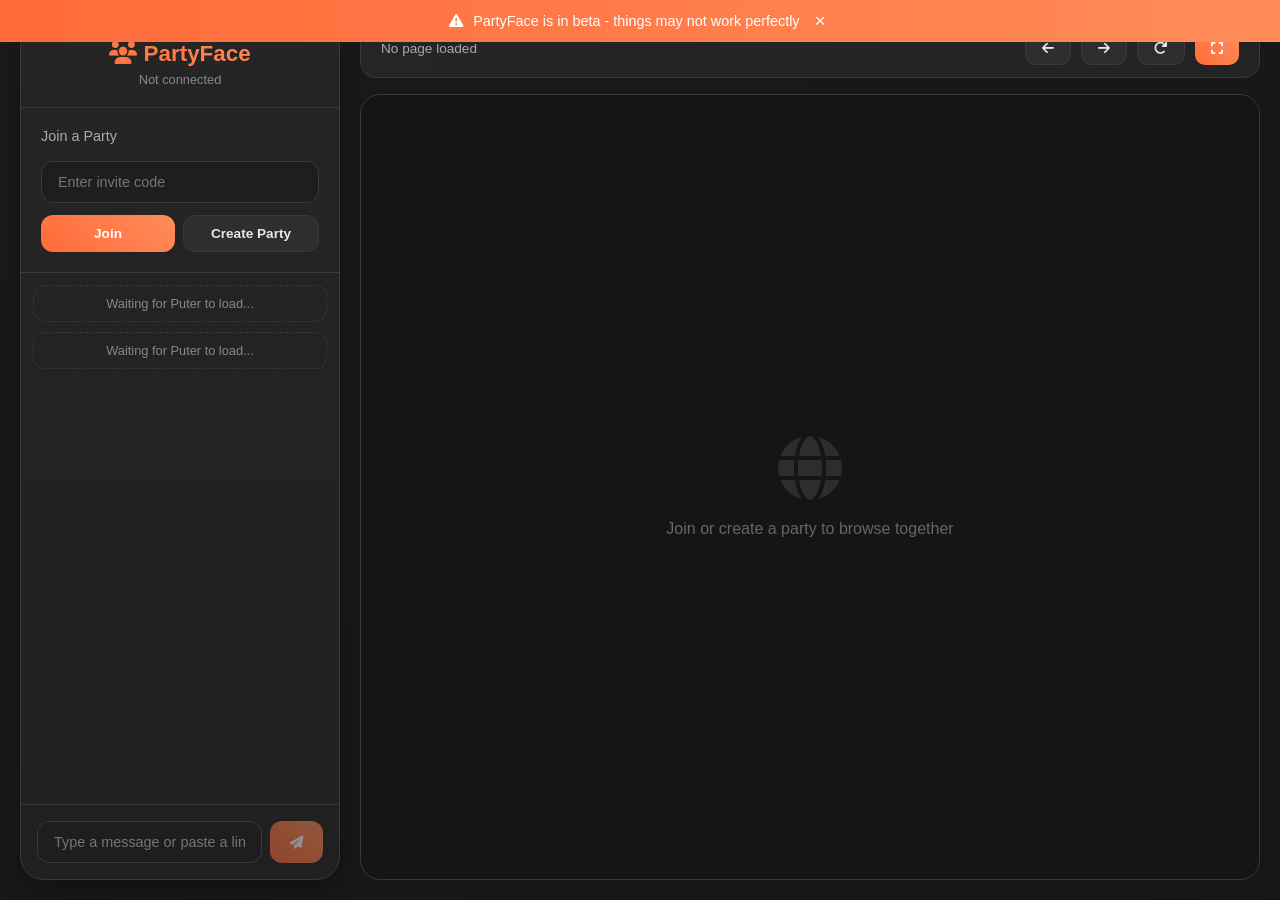
<file: app/assets/party.html>
<!DOCTYPE html>
<html lang="en">

<head>
  <meta charset="UTF-8">
  <meta http-equiv="Cache-Control" content="no-cache, no-store, must-revalidate">
  <meta http-equiv="Pragma" content="no-cache">
  <meta http-equiv="Expires" content="0">
  <meta name="viewport" content="width=device-width, initial-scale=1.0">
  <title>PartyFace</title>
  <link rel="stylesheet" href="https://cdnjs.cloudflare.com/ajax/libs/font-awesome/6.4.0/css/all.min.css">
  <script src="https://js.puter.com/v2/"></script>
  <style>
    * {
      box-sizing: border-box;
      transition: all 0.3s cubic-bezier(0.4, 0, 0.2, 1);
    }

    html, body {
      margin: 0;
      height: 100%;
      background: #1b1a1a;
      font-family: 'Segoe UI', Tahoma, Geneva, Verdana, sans-serif;
      color: #e0e0e0;
      overflow: hidden;
    }

    .beta-notice {
      position: fixed;
      top: 0;
      left: 0;
      right: 0;
      background: linear-gradient(90deg, #ff6b39, #ff8c5a);
      color: white;
      padding: 10px 20px;
      display: flex;
      align-items: center;
      justify-content: center;
      gap: 10px;
      font-size: 0.9rem;
      z-index: 10000;
      animation: slideDown 0.3s ease;
    }

    .beta-notice button {
      background: transparent;
      border: none;
      color: white;
      font-size: 1.2rem;
      cursor: pointer;
      padding: 0 5px;
    }

    @keyframes slideDown {
      from { transform: translateY(-100%); }
      to { transform: translateY(0); }
    }

    .container {
      display: flex;
      height: 100vh;
      padding: 20px;
      gap: 20px;
      background: linear-gradient(135deg, #1b1a1a 0%, #171616 100%);
    }

    .chat-sidebar {
      width: 320px;
      min-width: 280px;
      background: linear-gradient(180deg, #262525 0%, #212020 100%);
      border: 1px solid #3a3939;
      border-radius: 24px;
      display: flex;
      flex-direction: column;
      box-shadow: 0 8px 24px rgba(0, 0, 0, 0.3);
      overflow: hidden;
    }

    .party-header {
      padding: 20px;
      border-bottom: 1px solid #3a3939;
      text-align: center;
    }

    .party-title {
      font-size: 1.4rem;
      font-weight: 700;
      background: linear-gradient(45deg, #ff6b39, #ff8c5a);
      -webkit-background-clip: text;
      -webkit-text-fill-color: transparent;
      margin-bottom: 5px;
    }

    .party-status {
      font-size: 0.8rem;
      color: #888;
    }

    .party-status.connected {
      color: #4ade80;
    }

    .leave-btn {
      background: transparent;
      border: 1px solid #3a3939;
      color: #888;
      padding: 8px 16px;
      border-radius: 8px;
      cursor: pointer;
      font-weight: 500;
      font-size: 0.8rem;
      width: 100%;
      transition: all 0.3s ease;
    }

    .leave-btn:hover {
      border-color: #ef4444;
      color: #ef4444;
      background: rgba(239, 68, 68, 0.1);
    }

    .join-create-section {
      padding: 20px;
      border-bottom: 1px solid #3a3939;
      display: flex;
      flex-direction: column;
      gap: 12px;
    }

    .section-title {
      font-size: 0.9rem;
      color: #aaa;
      margin-bottom: 5px;
    }

    .invite-input {
      width: 100%;
      padding: 12px 16px;
      border-radius: 12px;
      border: 1px solid #3a3939;
      background: #1f1e1e;
      color: #e8e8e8;
      font-size: 0.9rem;
      outline: none;
    }

    .invite-input:focus {
      border-color: #ff6b39;
    }

    .btn-row {
      display: flex;
      gap: 8px;
    }

    .party-btn {
      flex: 1;
      padding: 10px 16px;
      border-radius: 12px;
      border: none;
      font-weight: 600;
      cursor: pointer;
      font-size: 0.85rem;
      transition: all 0.3s ease;
    }

    .party-btn.primary {
      background: linear-gradient(45deg, #ff6b39, #ff8c5a);
      color: white;
    }

    .party-btn.primary:hover {
      transform: translateY(-2px);
      box-shadow: 0 4px 12px rgba(255, 107, 57, 0.4);
    }

    .party-btn.secondary {
      background: #2f2e2e;
      color: #e8e8e8;
      border: 1px solid #3a3939;
    }

    .party-btn.secondary:hover {
      background: #353535;
    }

    .invite-code-display {
      background: #1f1e1e;
      border: 1px solid #3a3939;
      border-radius: 12px;
      padding: 12px;
      text-align: center;
      display: none;
    }

    .invite-code-display.show {
      display: block !important;
    }

    .invite-code-display .code {
      font-family: monospace;
      font-size: 1.2rem;
      color: #ff8c5a;
      letter-spacing: 2px;
    }

    .invite-code-display .copy-btn {
      margin-top: 8px;
      padding: 6px 12px;
      font-size: 0.75rem;
      background: #2f2e2e;
      border: 1px solid #3a3939;
      border-radius: 6px;
      color: #aaa;
      cursor: pointer;
    }

    .members-section {
      padding: 12px 16px;
      border-bottom: 1px solid #3a3939;
    }

    .members-title {
      font-size: 0.8rem;
      color: #888;
      margin-bottom: 8px;
    }

    .members-list {
      display: flex;
      flex-wrap: wrap;
      gap: 6px;
    }

    .member-badge {
      background: #2f2e2e;
      border: 1px solid #3a3939;
      border-radius: 20px;
      padding: 4px 12px;
      font-size: 0.75rem;
      color: #e8e8e8;
    }

    .member-badge.host {
      background: linear-gradient(45deg, #ff6b3933, #ff8c5a33);
      border-color: #ff6b3955;
    }

    .chat-messages {
      flex: 1;
      overflow-y: auto;
      padding: 12px;
      display: flex;
      flex-direction: column;
      gap: 10px;
    }

    .chat-message {
      background: #2f2e2e;
      border: 1px solid #3a3939;
      border-radius: 12px;
      padding: 10px 14px;
      font-size: 0.9rem;
    }

    .chat-message.system {
      background: transparent;
      border: 1px dashed #3a3939;
      color: #888;
      font-size: 0.8rem;
      text-align: center;
    }

    .chat-message .sender {
      font-weight: 600;
      color: #ff8c5a;
      margin-right: 8px;
    }

    .chat-message .time {
      font-size: 0.7rem;
      color: #666;
      float: right;
    }

    .chat-message .content {
      margin-top: 4px;
      word-break: break-word;
    }

    .chat-message .content .chat-link {
      color: #ff8c5a;
      text-decoration: none;
      cursor: pointer;
    }

    .chat-message .content .chat-link:hover {
      text-decoration: underline;
    }

    .chat-message .link-preview {
      display: inline-block;
      background: #1f1e1e;
      border: 1px solid #444;
      border-radius: 8px;
      padding: 8px 12px;
      margin-top: 6px;
      font-size: 0.8rem;
      color: #ff8c5a;
      cursor: pointer;
    }

    .chat-message .link-preview:hover {
      background: #252525;
    }

    .chat-input-section {
      padding: 16px;
      border-top: 1px solid #3a3939;
      display: flex;
      flex-direction: column;
      gap: 10px;
    }

    .chat-input-row {
      display: flex;
      gap: 8px;
    }

    .chat-input.flying {
      animation: flyOut 0.4s ease-out forwards;
    }

    @keyframes flyOut {
      0% {
        transform: translateY(0) scale(1);
        opacity: 1;
      }
      50% {
        transform: translateY(-20px) scale(0.8);
        opacity: 0.8;
      }
      100% {
        transform: translateY(-40px) scale(0);
        opacity: 0;
      }
    }

    .chat-send-btn.sending {
      animation: pulse 0.3s ease-out;
    }

    @keyframes pulse {
      0% { transform: scale(1); }
      50% { transform: scale(0.9); }
      100% { transform: scale(1); }
    }

    .chat-input {
      flex: 1;
      padding: 12px 16px;
      border-radius: 12px;
      border: 1px solid #3a3939;
      background: #1f1e1e;
      color: #e8e8e8;
      font-size: 0.9rem;
      outline: none;
    }

    .chat-input:focus {
      border-color: #ff6b39;
    }

    .chat-send-btn {
      padding: 12px 20px;
      border-radius: 12px;
      border: none;
      background: linear-gradient(45deg, #ff6b39, #ff8c5a);
      color: white;
      font-weight: 600;
      cursor: pointer;
      transition: all 0.3s ease;
    }

    .chat-send-btn:hover:not(:disabled) {
      transform: translateY(-2px);
      box-shadow: 0 4px 12px rgba(255, 107, 57, 0.4);
    }

    .chat-send-btn:disabled {
      opacity: 0.5;
      cursor: not-allowed;
    }

    .browse-area {
      flex: 1;
      display: flex;
      flex-direction: column;
      gap: 16px;
    }

    .browse-header {
      display: flex;
      justify-content: space-between;
      align-items: center;
      padding: 12px 20px;
      background: linear-gradient(90deg, #262525, #242323);
      border: 1px solid #3a3939;
      border-radius: 16px;
    }

    .current-url {
      font-size: 0.85rem;
      color: #aaa;
      max-width: 70%;
      overflow: hidden;
      text-overflow: ellipsis;
      white-space: nowrap;
    }

    .browse-actions {
      display: flex;
      gap: 10px;
    }

    .browse-btn {
      padding: 8px 16px;
      border-radius: 10px;
      border: 1px solid #3a3939;
      background: #2f2e2e;
      color: #e8e8e8;
      cursor: pointer;
      font-size: 0.85rem;
      display: flex;
      align-items: center;
      gap: 6px;
      transition: all 0.3s ease;
    }

    .browse-btn:hover {
      background: #353535;
      border-color: #4a4949;
    }

    .browse-btn.fullscreen {
      background: linear-gradient(45deg, #ff6b39, #ff8c5a);
      border: none;
      color: white;
    }

    .browse-btn.fullscreen:hover {
      transform: translateY(-2px);
      box-shadow: 0 4px 12px rgba(255, 107, 57, 0.4);
    }

    .browse-frame-container {
      flex: 1;
      background: #161515;
      border: 1px solid #3a3939;
      border-radius: 20px;
      overflow: hidden;
      position: relative;
    }

    .browse-frame-container.fullscreen {
      position: fixed;
      top: 0;
      left: 0;
      width: 100vw;
      height: 100vh;
      border-radius: 0;
      z-index: 10000;
    }

    .browse-iframe {
      width: 100%;
      height: 100%;
      border: none;
    }

    .browse-placeholder {
      display: flex;
      flex-direction: column;
      align-items: center;
      justify-content: center;
      height: 100%;
      color: #666;
      gap: 20px;
    }

    .browse-placeholder i {
      font-size: 4rem;
      opacity: 0.3;
    }

    .toast-container {
      position: fixed;
      bottom: 20px;
      right: 20px;
      z-index: 10001;
      display: flex;
      flex-direction: column;
      gap: 10px;
    }

    .toast {
      background: linear-gradient(145deg, #262525, #212020);
      border: 1px solid #ff6b39;
      border-radius: 12px;
      padding: 16px 20px;
      box-shadow: 0 8px 24px rgba(0, 0, 0, 0.4);
      display: flex;
      align-items: center;
      gap: 12px;
      animation: slideIn 0.3s ease;
      max-width: 350px;
    }

    .toast-icon {
      font-size: 1.2rem;
      color: #ff6b39;
    }

    .toast-content {
      flex: 1;
    }

    .toast-title {
      font-weight: 600;
      font-size: 0.9rem;
      color: #e8e8e8;
    }

    .toast-message {
      font-size: 0.8rem;
      color: #aaa;
      margin-top: 2px;
    }

    .toast-link {
      font-size: 0.75rem;
      color: #ff8c5a;
      margin-top: 4px;
      cursor: pointer;
    }

    .toast-link:hover {
      text-decoration: underline;
    }

    @keyframes slideIn {
      from {
        transform: translateX(100%);
        opacity: 0;
      }
      to {
        transform: translateX(0);
        opacity: 1;
      }
    }

    .no-party {
      display: flex;
      flex-direction: column;
      align-items: center;
      justify-content: center;
      height: 100%;
      color: #666;
      gap: 20px;
      padding: 40px;
      text-align: center;
    }

    .no-party i {
      font-size: 4rem;
      opacity: 0.3;
      color: #ff6b39;
    }

    .no-party h2 {
      margin: 0;
      color: #e8e8e8;
      font-size: 1.5rem;
    }

    .no-party p {
      margin: 0;
      font-size: 0.9rem;
    }

    @media (max-width: 800px) {
      .container {
        flex-direction: column;
        padding: 10px;
      }

      .chat-sidebar {
        width: 100%;
        height: 40vh;
        min-height: 300px;
      }

      .browse-area {
        height: 60vh;
      }
    }
  </style>
</head>

<body>
  <div class="beta-notice" id="betaNotice">
    <i class="fas fa-exclamation-triangle"></i>
    <span>PartyFace is in beta - things may not work perfectly</span>
    <button id="dismissBetaNotice">&times;</button>
  </div>

  <div class="container">
    <div class="chat-sidebar">
      <div class="party-header">
        <div class="party-title"><i class="fas fa-users"></i> PartyFace</div>
        <div class="party-status" id="partyStatus">Not connected</div>
        <button class="leave-btn" id="leaveBtn" style="display: none; margin-top: 10px;">
          <i class="fas fa-sign-out-alt"></i> Leave Party
        </button>
        <div class="invite-code-display" id="inviteCodeDisplay" style="display: none; margin-top: 10px;">
          <div class="section-title">Share this code</div>
          <div class="code" id="myInviteCode">------</div>
          <button class="copy-btn" id="copyCodeBtn"><i class="fas fa-copy"></i> Copy</button>
        </div>
      </div>

      <div class="join-create-section" id="joinCreateSection">
        <div class="section-title">Join a Party</div>
        <input type="text" class="invite-input" id="inviteInput" placeholder="Enter invite code">
        <div class="btn-row">
          <button class="party-btn primary" id="joinBtn">Join</button>
          <button class="party-btn secondary" id="createBtn">Create Party</button>
        </div>
      </div>

      <div class="members-section" id="membersSection" style="display: none;">
        <div class="members-title">Party Members</div>
        <div class="members-list" id="membersList"></div>
      </div>

      <div class="chat-messages" id="chatMessages"></div>

      <div class="chat-input-section">
        <div class="chat-input-row">
          <input type="text" class="chat-input" id="chatInput" placeholder="Type a message or paste a link..." disabled>
          <button class="chat-send-btn" id="sendChatBtn" disabled><i class="fas fa-paper-plane"></i></button>
        </div>
      </div>
    </div>

    <div class="browse-area">
      <div class="browse-header">
        <div class="current-url" id="currentUrl">No page loaded</div>
        <div class="browse-actions">
          <button class="browse-btn" id="backBtn" title="Back"><i class="fas fa-arrow-left"></i></button>
          <button class="browse-btn" id="forwardBtn" title="Forward"><i class="fas fa-arrow-right"></i></button>
          <button class="browse-btn" id="refreshBtn" title="Refresh"><i class="fas fa-redo"></i></button>
          <button class="browse-btn fullscreen" id="fullscreenBtn"><i class="fas fa-expand"></i></button>
        </div>
      </div>
      <div class="browse-frame-container" id="browseContainer">
        <div class="browse-placeholder" id="browsePlaceholder">
          <i class="fas fa-globe"></i>
          <div>Join or create a party to browse together</div>
        </div>
        <iframe class="browse-iframe" id="browseIframe" style="display: none;"></iframe>
      </div>
    </div>
  </div>

  <div class="toast-container" id="toastContainer"></div>

  <script>
    const partyStatus = document.getElementById('partyStatus');
    const inviteInput = document.getElementById('inviteInput');
    const joinBtn = document.getElementById('joinBtn');
    const createBtn = document.getElementById('createBtn');
    const inviteCodeDisplay = document.getElementById('inviteCodeDisplay');
    const myInviteCode = document.getElementById('myInviteCode');
    const copyCodeBtn = document.getElementById('copyCodeBtn');
    const leaveBtn = document.getElementById('leaveBtn');
    const membersSection = document.getElementById('membersSection');
    const membersList = document.getElementById('membersList');
    const chatMessages = document.getElementById('chatMessages');
    const chatInput = document.getElementById('chatInput');
    const sendChatBtn = document.getElementById('sendChatBtn');
    const currentUrl = document.getElementById('currentUrl');
    const browseIframe = document.getElementById('browseIframe');
    const browsePlaceholder = document.getElementById('browsePlaceholder');
    const browseContainer = document.getElementById('browseContainer');
    const backBtn = document.getElementById('backBtn');
    const forwardBtn = document.getElementById('forwardBtn');
    const refreshBtn = document.getElementById('refreshBtn');
    const fullscreenBtn = document.getElementById('fullscreenBtn');
    const toastContainer = document.getElementById('toastContainer');

    let peer = null;
    let connections = [];
    let isHost = false;
    let myUsername = 'Guest-' + Math.random().toString(36).substr(2, 4);
    let currentIframeUrl = '';
    let puterReady = false;
    let puter = null;

    function init() {
      // Try direct window.puter first
      if (window.puter && window.puter.peer) {
        puter = window.puter;
        puterReady = true;
        
        // Get Puter username
        if (window.puter.auth && window.puter.auth.getUser) {
          window.puter.auth.getUser().then(user => {
            if (user && user.username) {
              myUsername = user.username;
            }
          }).catch(() => {});
        }
        
        onPuterReady();
        return;
      }
      
      // Try parent window's puter (if in iframe)
      if (window.parent !== window && window.parent.puter && window.parent.puter.peer) {
        puter = window.parent.puter;
        puterReady = true;
        onPuterReady();
        return;
      }
      
      // Try top window's puter
      try {
        if (window.top && window.top !== window && window.top.puter && window.top.puter.peer) {
          puter = window.top.puter;
          puterReady = true;
          onPuterReady();
          return;
        }
      } catch(e) {}
      
      // Wait and retry
      addChatMessage('System', 'Waiting for Puter to load...', true);
      setTimeout(init, 500);
    }

    function onPuterReady() {
      loadUrl('https://bloxd.io');
      addChatMessage('System', 'Ready to party! Create or join a party.');
    }

    function addChatMessage(sender, content, isSystem = false, linkUrl = null) {
      const msg = document.createElement('div');
      msg.className = 'chat-message' + (isSystem ? ' system' : '');

      const now = new Date();
      const time = now.toLocaleTimeString([], { hour: '2-digit', minute: '2-digit' });

      let html = '';
      if (isSystem) {
        html = content;
      } else {
        // Detect URLs in content and make them clickable
        const urlRegex = /(https?:\/\/[^\s]+)/g;
        let contentWithLinks = content.replace(urlRegex, '<a class="chat-link" href="$1">$1</a>');
        
        html = `<span class="sender">${sender}</span><span class="time">${time}</span><div class="content">${contentWithLinks}</div>`;
        if (linkUrl) {
          html += `<div class="link-preview" data-url="${linkUrl}"><i class="fas fa-link"></i> ${linkUrl}</div>`;
        }
      }

      msg.innerHTML = html;
      chatMessages.appendChild(msg);
      chatMessages.scrollTop = chatMessages.scrollHeight;

      // Add click handlers for links
      msg.querySelectorAll('.chat-link').forEach(link => {
        link.addEventListener('click', (e) => {
          e.preventDefault();
          loadUrl(link.href);
        });
      });

      if (linkUrl) {
        msg.querySelector('.link-preview').addEventListener('click', () => {
          loadUrl(linkUrl);
        });
      }
    }

    function broadcast(message) {
      connections.forEach(conn => {
        if (conn.readyState === 'open') {
          conn.send(message);
        }
      });
    }

    function showToast(title, message, linkUrl = null) {
      const toast = document.createElement('div');
      toast.className = 'toast';
      toast.innerHTML = `
        <div class="toast-icon"><i class="fas fa-bell"></i></div>
        <div class="toast-content">
          <div class="toast-title">${title}</div>
          <div class="toast-message">${message}</div>
          ${linkUrl ? `<div class="toast-link" data-url="${linkUrl}">${linkUrl}</div>` : ''}
        </div>
      `;

      toastContainer.appendChild(toast);

      if (linkUrl) {
        toast.querySelector('.toast-link').addEventListener('click', () => {
          loadUrl(linkUrl);
        });
      }

      setTimeout(() => {
        toast.style.opacity = '0';
        toast.style.transform = 'translateX(100%)';
        setTimeout(() => toast.remove(), 300);
      }, 5000);
    }

    function loadUrl(url) {
      browsePlaceholder.style.display = 'none';
      browseIframe.style.display = 'block';
      browseIframe.src = url;
      currentIframeUrl = url;
      currentUrl.textContent = url;
    }

    init();

    // Beta notice handling
    const betaNotice = document.getElementById('betaNotice');
    const dismissBetaBtn = document.getElementById('dismissBetaNotice');
    
    if (localStorage.getItem('partyfaceBetaDismissed')) {
      betaNotice.style.display = 'none';
    }
    
    dismissBetaBtn.addEventListener('click', () => {
      betaNotice.style.display = 'none';
      localStorage.setItem('partyfaceBetaDismissed', 'true');
    });

    joinBtn.addEventListener('click', async () => {
      if (!puterReady) {
        addChatMessage('System', 'Puter is still loading, please wait...', true);
        return;
      }
      const inviteCode = inviteInput.value.trim();
      if (!inviteCode) return;

      joinBtn.disabled = true;
      joinBtn.textContent = 'Connecting...';

      try {
        const conn = await puter.peer.connect(inviteCode);
        connections.push(conn);

        conn.addEventListener('open', () => {
          partyStatus.textContent = 'Connected';
          partyStatus.classList.add('connected');
          partyStatus.classList.remove('disconnected');
          joinCreateSection.style.display = 'none';
          membersSection.style.display = 'block';
          leaveBtn.style.display = 'block';
          chatInput.disabled = false;
          sendChatBtn.disabled = false;

          conn.send(JSON.stringify({ type: 'join', username: myUsername }));
          addChatMessage('System', 'You joined the party!', true);
        });

        conn.addEventListener('message', (event) => {
          handleMessage(event.data, conn);
        });

        conn.addEventListener('close', () => {
          partyStatus.textContent = 'Disconnected';
          partyStatus.classList.remove('connected');
          addChatMessage('System', 'You left the party.', true);
        });

      } catch (err) {
        console.error(err);
        addChatMessage('System', 'Failed to join: ' + err.message, true);
      }

      joinBtn.disabled = false;
      joinBtn.textContent = 'Join';
    });

    createBtn.addEventListener('click', async () => {
      if (!puterReady || !puter) {
        addChatMessage('System', 'Puter is still loading, please wait...', true);
        return;
      }
      createBtn.disabled = true;
      createBtn.textContent = 'Starting...';

      try {
        peer = await puter.peer.serve();
        isHost = true;
        myInviteCode.textContent = peer.inviteCode;
        inviteCodeDisplay.style.display = 'block';

        partyStatus.textContent = 'Hosting';
        partyStatus.classList.add('connected');

        peer.addEventListener('connection', (event) => {
          connections.push(event.conn);
          const conn = event.conn;

          conn.addEventListener('open', () => {
            addChatMessage('System', 'A new user joined!', true);
          });

          conn.addEventListener('message', (evt) => {
            handleMessage(evt.data, conn);
          });

          conn.addEventListener('close', () => {
            addChatMessage('System', 'A user left.', true);
          });
        });

        chatInput.disabled = false;
        sendChatBtn.disabled = false;
        joinCreateSection.style.display = 'none';
        membersSection.style.display = 'block';
        leaveBtn.style.display = 'block';
        updateMembers([{ username: myUsername, isHost: true }]);

        addChatMessage('System', 'Party created! Share the invite code with friends.', true);

      } catch (err) {
        console.error('Create party error:', err);
        console.error('puter object:', puter);
        console.error('window.puter:', window.puter);
        addChatMessage('System', 'Failed to create party: ' + err.message + ' (puter=' + (puter ? 'exists' : 'null') + ')');
      }

      createBtn.disabled = false;
      createBtn.textContent = 'Create Party';
    });

    function handleMessage(event, conn) {
      let data;
      try {
        data = typeof event.data === 'string' ? event.data : JSON.stringify(event.data);
      } catch(e) {
        return;
      }
      
      try {
        const msg = JSON.parse(data);

        if (msg.type === 'join') {
          const members = getMembers();
          members.push({ username: msg.username, isHost: false });
          updateMembers(members);

          if (isHost) {
            broadcast(JSON.stringify({ type: 'members', list: members }));
          }
        }

        if (msg.type === 'members' && !isHost) {
          updateMembers(msg.list);
        }

        if (msg.type === 'chat') {
          addChatMessage(msg.username, msg.content);
        }

        if (msg.type === 'link') {
          addChatMessage(msg.username, 'shared a page:', false, msg.url);
          showToast('Link Shared', `${msg.username} shared a page`, msg.url);
        }

        if (msg.type === 'navigate') {
          loadUrl(msg.url);
          if (!isHost) {
            broadcast(JSON.stringify({ type: 'navigate', url: msg.url }));
          }
        }
      } catch (e) {
        // Ignore non-JSON messages
      }
    }

    function getMembers() {
      const badges = membersList.querySelectorAll('.member-badge');
      const members = [];
      badges.forEach(b => {
        members.push({
          username: b.dataset.username,
          isHost: b.classList.contains('host')
        });
      });
      if (isHost) {
        members.unshift({ username: myUsername, isHost: true });
      }
      return members;
    }

    function updateMembers(members) {
      membersList.innerHTML = '';
      members.forEach(m => {
        const badge = document.createElement('div');
        badge.className = 'member-badge' + (m.isHost ? ' host' : '');
        badge.dataset.username = m.username;
        badge.innerHTML = `<i class="fas fa-${m.isHost ? 'crown' : 'user'}"></i> ${m.username}${m.isHost ? ' (Host)' : ''}`;
        membersList.appendChild(badge);
      });
    }

    sendChatBtn.addEventListener('click', sendMessage);
    chatInput.addEventListener('keypress', (e) => {
      if (e.key === 'Enter') sendMessage();
    });

    function sendMessage() {
      const content = chatInput.value.trim();
      if (!content) return;

      // Add animation to input and button
      chatInput.classList.add('flying');
      sendChatBtn.classList.add('sending');

      setTimeout(() => {
        addChatMessage('You', content);

        broadcast(JSON.stringify({
          type: 'chat',
          username: myUsername,
          content: content
        }));

        chatInput.value = '';
        chatInput.classList.remove('flying');
        sendChatBtn.classList.remove('sending');
      }, 400);
    }

    copyCodeBtn.addEventListener('click', () => {
      navigator.clipboard.writeText(myInviteCode.textContent).then(() => {
        copyCodeBtn.innerHTML = '<i class="fas fa-check"></i> Copied!';
        setTimeout(() => {
          copyCodeBtn.innerHTML = '<i class="fas fa-copy"></i> Copy';
        }, 2000);
      });
    });

    leaveBtn.addEventListener('click', () => {
      // Close all connections
      connections.forEach(conn => {
        if (conn.readyState === 'open') {
          conn.close();
        }
      });
      connections = [];
      isHost = false;
      peer = null;
      
      // Reset UI
      partyStatus.textContent = 'Not connected';
      partyStatus.classList.remove('connected');
      joinCreateSection.style.display = 'flex';
      membersSection.style.display = 'none';
      inviteCodeDisplay.style.display = 'none';
      leaveBtn.style.display = 'none';
      chatInput.disabled = true;
      sendChatBtn.disabled = true;
      
      addChatMessage('System', 'You left the party.', true);
    });

    browseIframe.addEventListener('load', () => {
      try {
        currentIframeUrl = browseIframe.contentWindow.location.href;
        currentUrl.textContent = currentIframeUrl;

        if (isHost && connections.length > 0) {
          broadcast(JSON.stringify({ type: 'navigate', url: currentIframeUrl }));
        }
      } catch (e) {
        console.log('Cannot read iframe URL (cross-origin)');
      }
    });

    backBtn.addEventListener('click', () => {
      browseIframe.contentWindow?.history.back();
    });

    forwardBtn.addEventListener('click', () => {
      browseIframe.contentWindow?.history.forward();
    });

    refreshBtn.addEventListener('click', () => {
      browseIframe.src = browseIframe.src;
    });

    fullscreenBtn.addEventListener('click', () => {
      browseContainer.classList.toggle('fullscreen');
      fullscreenBtn.innerHTML = browseContainer.classList.contains('fullscreen')
        ? '<i class="fas fa-compress"></i>'
        : '<i class="fas fa-expand"></i>';
    });

    document.addEventListener('keydown', (e) => {
      if (e.key === 'Escape' && browseContainer.classList.contains('fullscreen')) {
        browseContainer.classList.remove('fullscreen');
        fullscreenBtn.innerHTML = '<i class="fas fa-expand"></i>';
      }
    });
  </script>
</body>

</html>
</file>
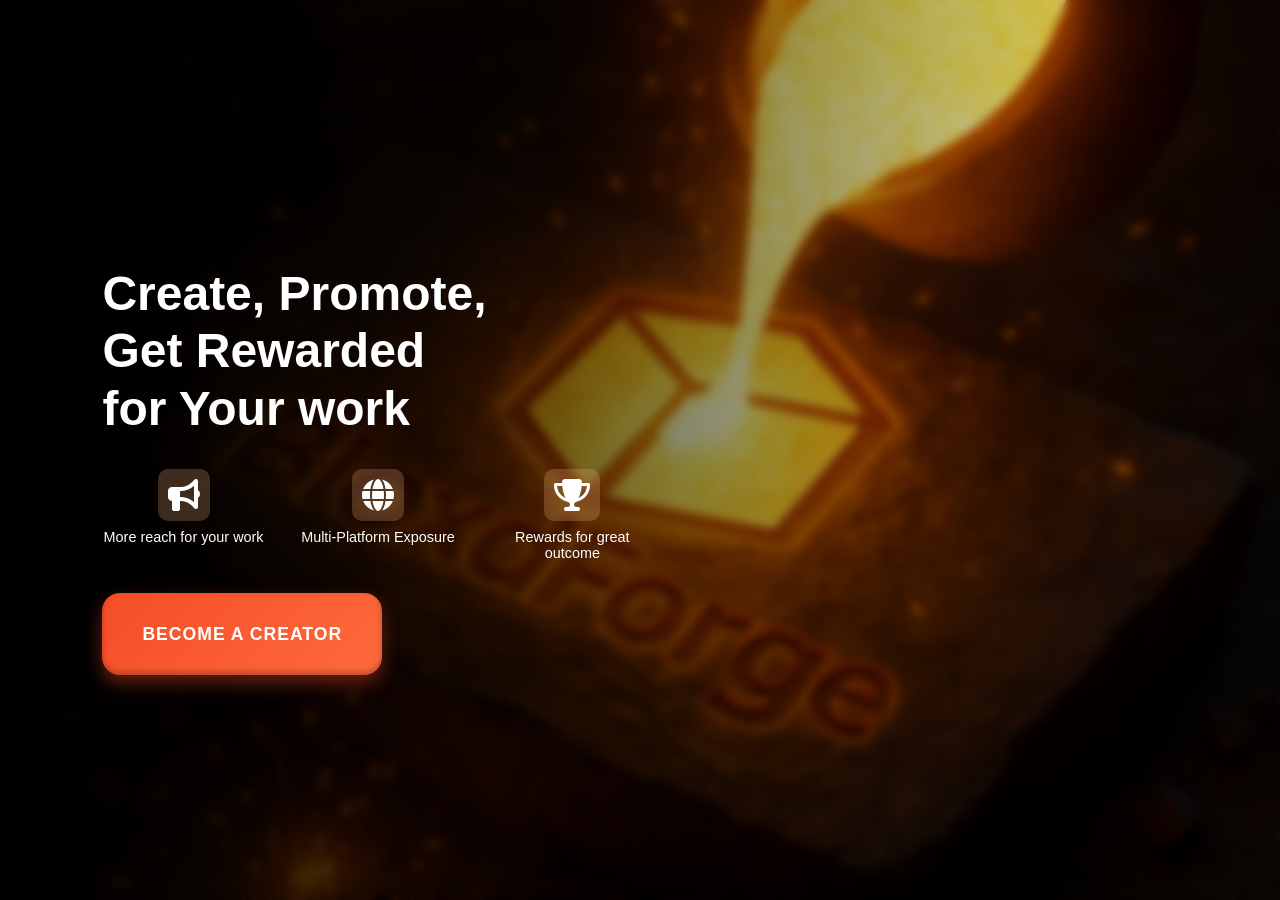
<file: app/assets/smiths.html>
<!DOCTYPE html>
<html lang="en">

<head>
  <meta charset="UTF-8">
  <meta name="viewport" content="width=device-width, initial-scale=1.0">
  <title>Smiths</title>
  <link rel="stylesheet" href="https://cdnjs.cloudflare.com/ajax/libs/font-awesome/6.5.0/css/all.min.css">
  <style>
    body {
      margin: 0;
      font-family: Arial, sans-serif;
      color: #fff;
      height: 100vh;
      overflow: hidden;
    }

    .hero {
      position: relative;
      height: 100vh;
      display: flex;
      align-items: center;
      padding: 0 8%;
      background: url("data/img/smiths.png") no-repeat center center/cover;
    }

    .overlay {
      position: absolute;
      top: 0;
      left: 0;
      width: 100%;
      height: 100%;
      background: linear-gradient(to right, rgb(0, 0, 0), rgba(0, 0, 0, 0));
      backdrop-filter: blur(5px);
      z-index: 1;
    }

    .hero-content {
      position: relative;
      z-index: 2;
      max-width: 600px;
    }

    .hero-content h1 {
      font-size: 3rem;
      font-weight: bold;
      margin-bottom: 1.5rem;
      line-height: 1.2;
    }

    .features {
      display: flex;
      gap: 2rem;
      margin: 2rem 0;
      flex-wrap: wrap;
    }

    .feature {
      text-align: center;
      font-size: 0.9rem;
      flex: 1;
      min-width: 120px;
    }

    .feature i {
      font-size: 2rem;
      margin-bottom: 0.5rem;
      color: #ffffff;
      background-color: #ffbb833a;
      padding: 10px;
      border-radius: 10px;
    }

    .btn {
      background: linear-gradient(135deg, #f54d27, #ff6a3d);
      border: none;
      padding: 1.9rem 2.5rem;
      color: white;
      font-weight: bold;
      font-size: 1.1rem;
      border-radius: 18px;
      cursor: pointer;
      letter-spacing: 1px;
      box-shadow: 0 8px 18px rgba(245, 77, 39, 0.4), inset 0 -3px 6px rgba(0, 0, 0, 0.25);
      transition: all 0.3s ease, transform 0.2s ease;
      position: relative;
      overflow: hidden;
    }

    .btn::before {
      content: "";
      position: absolute;
      top: -50%;
      left: -50%;
      width: 200%;
      height: 200%;
      background: radial-gradient(circle, rgba(255, 255, 255, 0.2), transparent 60%);
      transform: rotate(25deg);
      opacity: 0;
      transition: opacity 0.4s ease;
    }

    .btn:hover {
      background: linear-gradient(135deg, #ff6a3d, #f54d27);
      transform: translateY(-3px) scale(1.05);
      box-shadow: 0 12px 22px rgba(245, 77, 39, 0.55), inset 0 -3px 6px rgba(0, 0, 0, 0.25);
    }

    .btn:hover::before {
      opacity: 1;
      animation: shine 1s forwards;
    }

    @keyframes shine {
      from {
        transform: translateX(-100%) rotate(25deg);
      }

      to {
        transform: translateX(100%) rotate(25deg);
      }
    }

    .btn:active {
      transform: scale(0.96);
      box-shadow: 0 6px 14px rgba(245, 77, 39, 0.4);
    }
  </style>
</head>

<body>
  <section class="hero">
    <div class="overlay"></div>
    <div class="hero-content">
      <h1>Create, Promote,<br>Get Rewarded<br>for Your work</h1>
      <div class="features">
        <div class="feature">
          <i class="fas fa-bullhorn"></i>
          <div>More reach for your work</div>
        </div>
        <div class="feature">
          <i class="fas fa-globe"></i>
          <div>Multi-Platform Exposure</div>
        </div>
        <div class="feature">
          <i class="fas fa-trophy"></i>
          <div>Rewards for great outcome</div>
        </div>
      </div>
      <button class="btn" onclick="window.location.href='https://discord.gg/cpvtatgm'">
        BECOME A CREATOR
      </button>
    </div>
  </section>
</body>

</html>
</file>
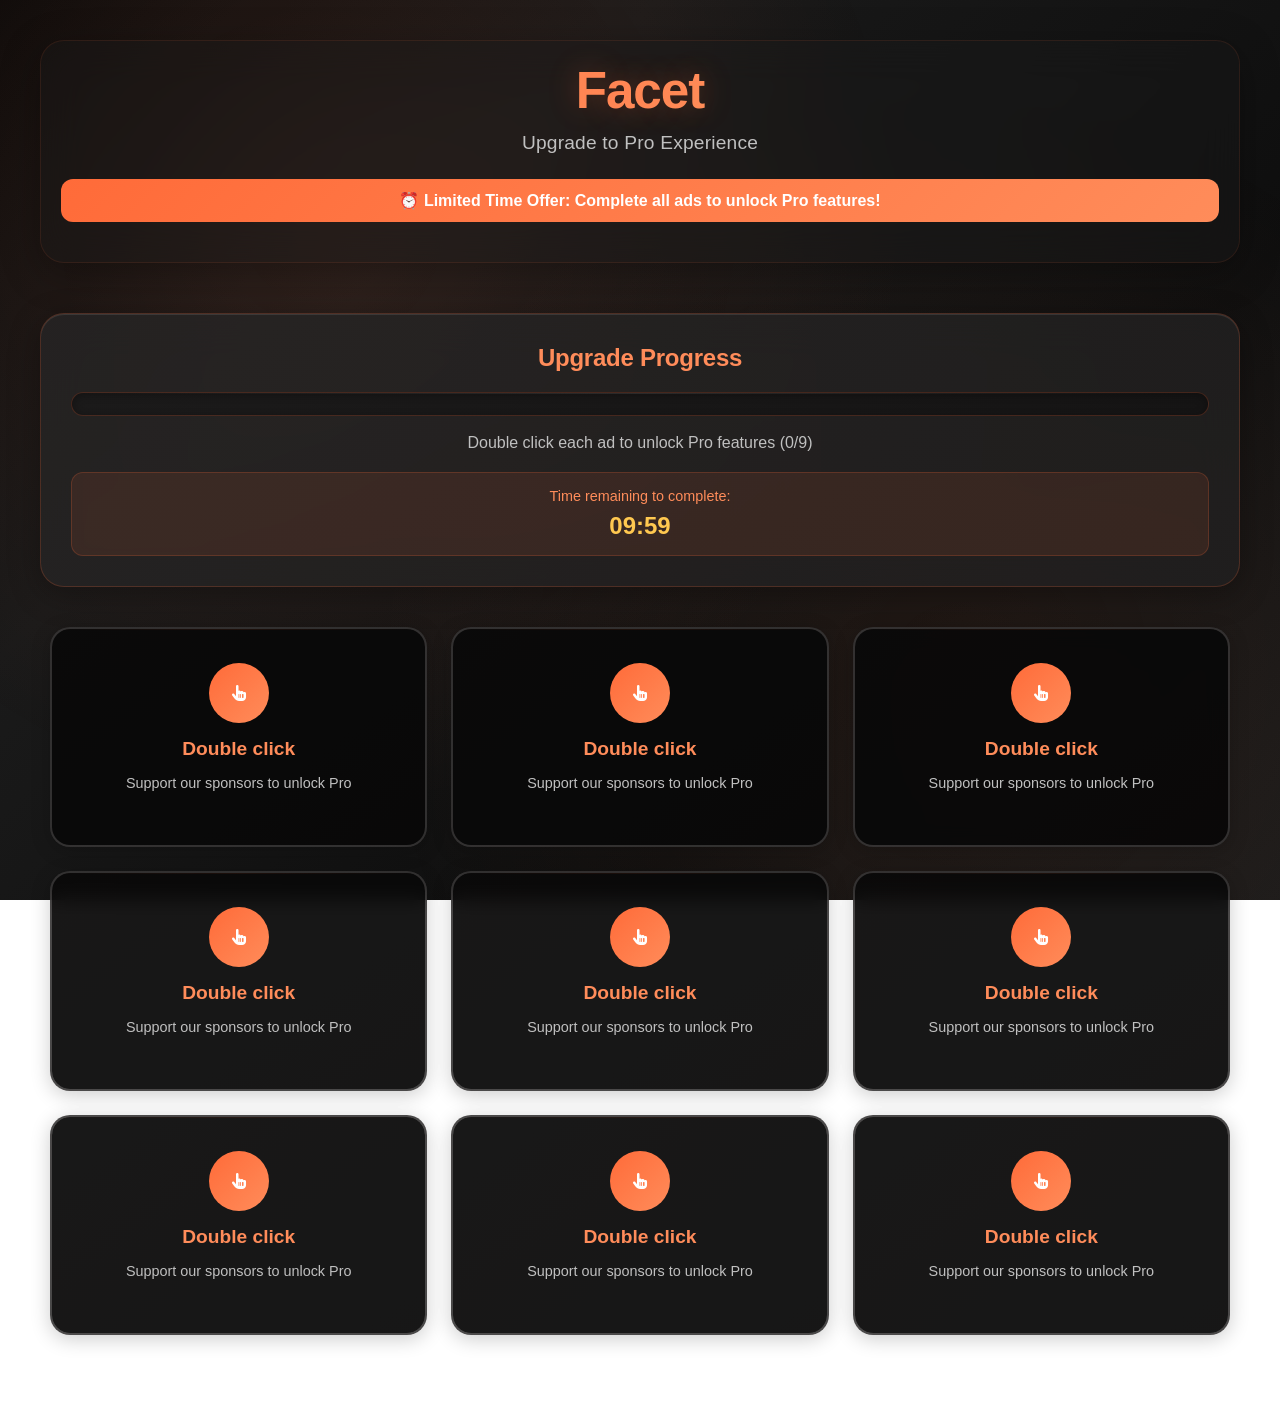
<file: app/assets/upgrade-pro.html>
<!DOCTYPE html>
<html lang="en">

<head>
  <meta charset="UTF-8">
  <meta name="viewport" content="width=device-width, initial-scale=1.0">
  <title>Upgrade to Pro - Facet</title>
  <link rel="stylesheet" href="https://cdnjs.cloudflare.com/ajax/libs/font-awesome/6.4.0/css/all.min.css">
  <style>
    * {
      box-sizing: border-box;
      margin: 0;
      padding: 0;
    }

    body {
      background: linear-gradient(135deg, #0a0a0a 0%, #1a1a1a 30%, #0f0f0f 70%, #1a1a1a 100%);
      background-attachment: fixed;
      font-family: 'SF Pro Display', -apple-system, BlinkMacSystemFont, 'Inter', 'Segoe UI', Roboto, sans-serif;
      color: #ffffff;
      min-height: 100vh;
      padding: 40px 20px;
      position: relative;
      overflow-x: hidden;
    }

    body::before {
      content: '';
      position: fixed;
      top: 0;
      left: 0;
      width: 100%;
      height: 100%;
      background: radial-gradient(circle at 25% 25%, rgba(255, 107, 57, 0.1) 0%, transparent 50%),
        radial-gradient(circle at 75% 75%, rgba(255, 140, 90, 0.08) 0%, transparent 50%);
      pointer-events: none;
      z-index: 0;
    }

    .container {
      max-width: 1200px;
      margin: 0 auto;
      position: relative;
      z-index: 1;
    }

    .header {
      text-align: center;
      margin-bottom: 50px;
      padding: 20px;
      background: rgba(26, 26, 26, 0.4);
      border-radius: 24px;
      border: 1px solid rgba(255, 107, 57, 0.1);
      backdrop-filter: blur(20px);
      box-shadow: 0 10px 40px rgba(0, 0, 0, 0.3);
    }

    .logo {
      font-size: 3.2rem;
      font-weight: 900;
      background: linear-gradient(135deg, #ff6b39 0%, #ff8c5a 50%, #ffa366 100%);
      -webkit-background-clip: text;
      -webkit-text-fill-color: transparent;
      margin-bottom: 12px;
      letter-spacing: -0.02em;
      text-shadow: 0 0 30px rgba(255, 107, 57, 0.3);
    }

    .subtitle {
      color: #c0c0c0;
      font-size: 1.2rem;
      margin-bottom: 25px;
      font-weight: 400;
      letter-spacing: 0.01em;
    }

    .pro-badge {
      display: inline-flex;
      align-items: center;
      gap: 8px;
      background: linear-gradient(135deg, #ffc850 0%, #ffb347 100%);
      color: #1a1a1a;
      padding: 12px 24px;
      border-radius: 25px;
      font-weight: 700;
      font-size: 1rem;
      margin-bottom: 30px;
      box-shadow: 0 8px 25px rgba(255, 200, 80, 0.4), 0 2px 8px rgba(255, 200, 80, 0.2);
      border: 2px solid rgba(255, 255, 255, 0.1);
      animation: proGlow 3s ease-in-out infinite alternate;
    }

    @keyframes proGlow {
      from {
        box-shadow: 0 8px 25px rgba(255, 200, 80, 0.4), 0 2px 8px rgba(255, 200, 80, 0.2);
      }

      to {
        box-shadow: 0 12px 35px rgba(255, 200, 80, 0.6), 0 4px 12px rgba(255, 200, 80, 0.3);
      }
    }

    .progress-section {
      background: linear-gradient(145deg, rgba(38, 37, 37, 0.8), rgba(33, 32, 32, 0.8));
      border: 1px solid rgba(255, 107, 57, 0.2);
      border-radius: 24px;
      padding: 30px;
      margin-bottom: 40px;
      text-align: center;
      backdrop-filter: blur(20px);
      box-shadow: 0 8px 32px rgba(0, 0, 0, 0.3), inset 0 1px 0 rgba(255, 255, 255, 0.1);
    }

    .progress-title {
      font-size: 1.5rem;
      margin-bottom: 20px;
      color: #ff8c5a;
      font-weight: 700;
      letter-spacing: -0.01em;
    }

    .progress-bar {
      width: 100%;
      height: 24px;
      background: linear-gradient(135deg, #1b1a1a, #151414);
      border-radius: 12px;
      overflow: hidden;
      margin-bottom: 18px;
      border: 1px solid rgba(255, 107, 57, 0.2);
      box-shadow: inset 0 2px 8px rgba(0, 0, 0, 0.3);
      position: relative;
    }

    .progress-bar::before {
      content: '';
      position: absolute;
      top: 0;
      left: 0;
      width: 100%;
      height: 1px;
      background: linear-gradient(90deg, transparent, rgba(255, 255, 255, 0.1), transparent);
    }

    .progress-fill {
      height: 100%;
      background: linear-gradient(135deg, #ff6b39 0%, #ff8c5a 50%, #ffa366 100%);
      width: 0%;
      transition: width 0.7s cubic-bezier(0.4, 0, 0.2, 1);
      border-radius: 12px;
      position: relative;
      box-shadow: 0 0 12px rgba(255, 107, 57, 0.5);
    }

    .progress-fill::after {
      content: '';
      position: absolute;
      top: 0;
      left: 0;
      width: 100%;
      height: 100%;
      background: linear-gradient(90deg, transparent 0%, rgba(255, 255, 255, 0.3) 50%, transparent 100%);
      animation: shimmer 2s infinite linear;
    }

    @keyframes shimmer {
      0% {
        transform: translateX(-100%);
      }

      100% {
        transform: translateX(100%);
      }
    }

    .progress-text {
      color: #c0c0c0;
      font-size: 1rem;
      font-weight: 500;
    }

    .ads-grid {
      display: grid;
      grid-template-columns: repeat(auto-fit, minmax(360px, 1fr));
      gap: 24px;
      margin-bottom: 40px;
      padding: 0 10px;
    }

    .ad-container {
      position: relative;
      width: 100%;
      height: 220px;
      border: 2px solid rgba(68, 67, 67, 0.5);
      border-radius: 20px;
      background: linear-gradient(145deg, rgba(38, 37, 37, 0.8), rgba(33, 32, 32, 0.8));
      transition: all 0.3s ease;
      overflow: hidden;
      backdrop-filter: blur(10px);
      box-shadow: 0 4px 20px rgba(0, 0, 0, 0.2);
    }

    .ad-container::before {
      content: '';
      position: absolute;
      top: 0;
      left: 0;
      right: 0;
      height: 1px;
      background: linear-gradient(90deg, transparent, rgba(255, 107, 57, 0.3), transparent);
      z-index: 5;
    }

    .ad-container.clicked {
      border-color: #ff6b39;
      box-shadow: 0 8px 30px rgba(255, 107, 57, 0.4), 0 0 0 1px rgba(255, 107, 57, 0.2);
    }

    .ad-container.clicked::after {
      content: '✓';
      position: absolute;
      top: 12px;
      right: 12px;
      width: 28px;
      height: 28px;
      background: linear-gradient(135deg, #ff6b39, #ff8c5a);
      border-radius: 50%;
      display: flex;
      align-items: center;
      justify-content: center;
      color: white;
      font-weight: bold;
      font-size: 14px;
      z-index: 15;
      box-shadow: 0 4px 12px rgba(255, 107, 57, 0.4);
    }

    .ad-container:hover {
      border-color: rgba(85, 85, 85, 0.8);
      box-shadow: 0 6px 20px rgba(0, 0, 0, 0.25);
    }

    .ad-iframe {
      width: 100%;
      height: 100%;
      border: none;
      border-radius: 18px;
    }

    .ad-tracker {
      position: absolute;
      top: 0;
      left: 0;
      width: 100%;
      height: 100%;
      background: transparent;
      cursor: pointer;
      z-index: 10;
      border-radius: 18px;
    }

    .ad-tracker.clicked {
      pointer-events: none;
      z-index: 1;
    }

    .completion-section {
      background: linear-gradient(145deg, rgba(38, 37, 37, 0.9), rgba(33, 32, 32, 0.9));
      border: 2px solid rgba(255, 107, 57, 0.3);
      border-radius: 28px;
      padding: 40px;
      text-align: center;
      display: none;
      backdrop-filter: blur(25px);
      box-shadow: 0 20px 60px rgba(0, 0, 0, 0.4), inset 0 1px 0 rgba(255, 255, 255, 0.1);
      position: relative;
      overflow: hidden;
    }

    .completion-section::before {
      content: '';
      position: absolute;
      top: -50%;
      left: -50%;
      width: 200%;
      height: 200%;
      background: conic-gradient(from 0deg, transparent, rgba(255, 107, 57, 0.1), transparent, rgba(255, 140, 90, 0.1), transparent);
      animation: rotate 8s linear infinite;
      z-index: -1;
    }

    @keyframes rotate {
      to {
        transform: rotate(360deg);
      }
    }

    .completion-section.show {
      display: block;
      animation: completionFadeIn 0.8s cubic-bezier(0.4, 0, 0.2, 1);
    }

    @keyframes completionFadeIn {
      from {
        opacity: 0;
        transform: translateY(30px) scale(0.95);
      }

      to {
        opacity: 1;
        transform: translateY(0) scale(1);
      }
    }

    .success-icon {
      font-size: 5rem;
      color: #ff6b39;
      margin-bottom: 25px;
      filter: drop-shadow(0 0 20px rgba(255, 107, 57, 0.5));
      animation: successPulse 2s ease-in-out infinite alternate;
    }

    @keyframes successPulse {
      from {
        transform: scale(1);
      }

      to {
        transform: scale(1.05);
      }
    }

    .success-title {
      font-size: 2.5rem;
      background: linear-gradient(135deg, #ff6b39, #ff8c5a, #ffa366);
      -webkit-background-clip: text;
      -webkit-text-fill-color: transparent;
      margin-bottom: 20px;
      font-weight: 900;
      letter-spacing: -0.02em;
    }

    .success-text {
      color: #d0d0d0;
      margin-bottom: 30px;
      font-size: 1.2rem;
      line-height: 1.6;
      font-weight: 400;
    }

    .claim-btn {
      background: linear-gradient(135deg, #ffc850 0%, #ffb347 100%);
      color: #1a1a1a;
      border: none;
      padding: 18px 36px;
      border-radius: 16px;
      font-size: 1.3rem;
      font-weight: 800;
      cursor: pointer;
      transition: all 0.3s ease;
      box-shadow: 0 8px 25px rgba(255, 200, 80, 0.4), 0 2px 8px rgba(255, 200, 80, 0.2);
      border: 2px solid rgba(255, 255, 255, 0.1);
    }

    .claim-btn:hover {
      transform: translateY(-2px);
      box-shadow: 0 10px 30px rgba(255, 200, 80, 0.5), 0 4px 12px rgba(255, 200, 80, 0.3);
    }

    .features-list {
      background: linear-gradient(145deg, rgba(42, 41, 41, 0.8), rgba(37, 36, 36, 0.8));
      border: 1px solid rgba(255, 107, 57, 0.2);
      border-radius: 20px;
      padding: 30px;
      margin-top: 30px;
      backdrop-filter: blur(15px);
      box-shadow: 0 8px 32px rgba(0, 0, 0, 0.2);
    }

    .features-list ul {
      list-style: none;
      padding: 0;
      display: grid;
      gap: 12px;
    }

    .features-list li {
      padding: 12px 16px;
      color: #d0d0d0;
      display: flex;
      align-items: center;
      gap: 15px;
      background: linear-gradient(135deg, rgba(255, 107, 57, 0.08), rgba(255, 140, 90, 0.05));
      border-radius: 12px;
      border: 1px solid rgba(255, 107, 57, 0.1);
      transition: all 0.3s ease;
      font-weight: 500;
    }

    .features-list li:hover {
      background: linear-gradient(135deg, rgba(255, 107, 57, 0.12), rgba(255, 140, 90, 0.08));
      border-color: rgba(255, 107, 57, 0.2);
    }

    .features-list li::before {
      content: '✨';
      color: #ffc850;
      font-size: 1.2rem;
      filter: drop-shadow(0 0 8px rgba(255, 200, 80, 0.5));
    }

    .ad-overlay {
      position: absolute;
      top: 0;
      left: 0;
      width: 100%;
      height: 100%;
      background: rgba(0, 0, 0, 0.7);
      display: flex;
      flex-direction: column;
      justify-content: center;
      align-items: center;
      color: white;
      text-align: center;
      padding: 20px;
      border-radius: 18px;
      z-index: 5;
      opacity: 1;
      transition: opacity 0.3s ease;
    }

    .ad-overlay.hidden {
      opacity: 0;
      pointer-events: none;
    }

    .ad-instruction {
      font-size: 1.2rem;
      margin-bottom: 15px;
      font-weight: 600;
      color: #ff8c5a;
    }

    .ad-subinstruction {
      font-size: 0.9rem;
      margin-bottom: 20px;
      color: #c0c0c0;
    }

    .click-indicator {
      width: 60px;
      height: 60px;
      background: linear-gradient(135deg, #ff6b39, #ff8c5a);
      border-radius: 50%;
      display: flex;
      justify-content: center;
      align-items: center;
      animation: pulse 2s infinite;
      margin-bottom: 15px;
    }

    @keyframes pulse {
      0% {
        transform: scale(1);
        box-shadow: 0 0 0 0 rgba(255, 107, 57, 0.7);
      }

      70% {
        transform: scale(1.1);
        box-shadow: 0 0 0 10px rgba(255, 107, 57, 0);
      }

      100% {
        transform: scale(1);
        box-shadow: 0 0 0 0 rgba(255, 107, 57, 0);
      }
    }

    .timer-section {
      margin-top: 20px;
      padding: 15px;
      background: rgba(255, 107, 57, 0.1);
      border-radius: 12px;
      border: 1px solid rgba(255, 107, 57, 0.2);
    }

    .timer-text {
      font-size: 0.9rem;
      color: #ff8c5a;
      margin-bottom: 8px;
    }

    .timer {
      font-size: 1.5rem;
      font-weight: 700;
      color: #ffc850;
    }

    .urgency-banner {
      background: linear-gradient(135deg, #ff6b39, #ff8c5a);
      color: white;
      padding: 12px 20px;
      border-radius: 12px;
      margin-bottom: 20px;
      text-align: center;
      font-weight: 600;
      animation: urgencyPulse 3s infinite;
    }

    @keyframes urgencyPulse {

      0%,
      100% {
        opacity: 1;
      }

      50% {
        opacity: 0.8;
      }
    }

    .reward-notification {
      position: fixed;
      top: 20px;
      right: 20px;
      background: linear-gradient(135deg, #ff6b39, #ff8c5a);
      color: white;
      padding: 15px 20px;
      border-radius: 12px;
      box-shadow: 0 8px 25px rgba(255, 107, 57, 0.4);
      z-index: 100;
      transform: translateX(150%);
      transition: transform 0.5s cubic-bezier(0.4, 0, 0.2, 1);
    }

    .reward-notification.show {
      transform: translateX(0);
    }

    @media (max-width: 768px) {
      body {
        padding: 20px 15px;
      }

      .ads-grid {
        grid-template-columns: 1fr;
        gap: 16px;
        padding: 0;
      }

      .logo {
        font-size: 2.4rem;
      }

      .header {
        padding: 16px;
        margin-bottom: 30px;
      }

      .progress-section {
        padding: 20px;
      }

      .completion-section {
        padding: 25px;
      }

      .success-title {
        font-size: 1.8rem;
      }

      .features-list li {
        padding: 10px 12px;
        font-size: 0.95rem;
      }

      .ad-overlay {
        padding: 15px;
      }

      .ad-instruction {
        font-size: 1rem;
      }

      .reward-notification {
        top: 10px;
        right: 10px;
        left: 10px;
        transform: translateY(-150%);
      }

      .reward-notification.show {
        transform: translateY(0);
      }
    }

    @media (max-width: 480px) {
      .logo {
        font-size: 2rem;
      }

      .subtitle {
        font-size: 1rem;
      }

      .ad-container {
        height: 180px;
      }

      .claim-btn {
        padding: 14px 28px;
        font-size: 1.1rem;
      }
    }
  </style>
</head>

<body>
  <div class="container">
    <div class="header">
      <div class="logo">Facet</div>
      <div class="subtitle">Upgrade to Pro Experience</div>
      <div class="urgency-banner">
        ⏰ Limited Time Offer: Complete all ads to unlock Pro features!
      </div>
    </div>

    <div class="progress-section">
      <div class="progress-title">Upgrade Progress</div>
      <div class="progress-bar">
        <div class="progress-fill" id="progressFill"></div>
      </div>
      <div class="progress-text" id="progressText">Double click each ad to unlock Pro features (0/9)</div>

      <div class="timer-section">
        <div class="timer-text">Time remaining to complete:</div>
        <div class="timer" id="timer">10:00</div>
      </div>
    </div>

    <div class="ads-grid" id="adsGrid">
    </div>

    <div class="completion-section" id="completionSection">
      <div class="success-icon">🎉</div>
      <div class="success-title">Congratulations!</div>
      <div class="success-text">You've viewed all required sponsor ads. You can now claim your Pro upgrade!</div>

      <div class="features-list">
        <div class="features-title">Pro Features You'll Unlock:</div>
        <ul>
          <li>Ad-free experience across all pages</li>
          <li>Exclusive Pro user badge</li>
          <li>Advanced creator tools</li>
          <li>Early access to new features</li>
        </ul>
      </div>

      <button class="claim-btn" id="claimProBtn">Claim Pro Status</button>
    </div>
  </div>

  <div class="reward-notification" id="rewardNotification">
    <i class="fas fa-gift"></i> Ad viewed! +1 Progress
  </div>

  <script>
    let clickedAds = new Set();
    const totalAds = 9;
    let timeLeft = 600;
    let timerInterval;

    function init() {
      createAdContainers();
      startTimer();
      setupEventListeners();
    }

    function createAdContainers() {
      const adsGrid = document.getElementById('adsGrid');
      adsGrid.innerHTML = '';

      for (let i = 1; i <= totalAds; i++) {
        const adContainer = document.createElement('div');
        adContainer.className = 'ad-container';
        adContainer.setAttribute('data-ad', i);

        adContainer.innerHTML = `
          <div class="ad-overlay" id="overlay-${i}">
            <div class="click-indicator">
              <i class="fas fa-hand-pointer"></i>
            </div>
            <div class="ad-instruction">Double click</div>
            <div class="ad-subinstruction">Support our sponsors to unlock Pro</div>
          </div>
          <div class="ad-tracker" data-ad="${i}"></div>
          <iframe src="https://Facet.github.io/app/ad.html" class="ad-iframe"></iframe>
        `;

        adsGrid.appendChild(adContainer);
      }
    }

    function startTimer() {
      updateTimerDisplay();

      timerInterval = setInterval(() => {
        timeLeft--;
        updateTimerDisplay();

        if (timeLeft <= 0) {
          clearInterval(timerInterval);
          showTimeUpMessage();
        } else if (timeLeft <= 60) {
          document.getElementById('timer').style.color = '#ff6b39';
          document.querySelector('.timer-section').style.background = 'rgba(255, 107, 57, 0.2)';
        }
      }, 1000);
    }

    function updateTimerDisplay() {
      const minutes = Math.floor(timeLeft / 60);
      const seconds = timeLeft % 60;
      document.getElementById('timer').textContent =
        `${minutes.toString().padStart(2, '0')}:${seconds.toString().padStart(2, '0')}`;
    }

    function showTimeUpMessage() {
      alert('Time is up! Please refresh the page to try again.');
    }

    function setupEventListeners() {
      document.querySelectorAll('.ad-tracker').forEach(tracker => {
        tracker.addEventListener('click', function () {
          const adId = this.getAttribute('data-ad');
          const container = this.parentElement;
          const overlay = document.getElementById(`overlay-${adId}`);

          if (!clickedAds.has(adId)) {
            clickedAds.add(adId);
            container.classList.add('clicked');
            this.classList.add('clicked');

            overlay.classList.add('hidden');

            showRewardNotification();

            updateProgress();

            showEncouragement();
          }
        });

        tracker.addEventListener('mouseenter', function () {
          const adId = this.getAttribute('data-ad');
          const overlay = document.getElementById(`overlay-${adId}`);
          if (!clickedAds.has(adId)) {
            overlay.style.background = 'rgba(255, 107, 57, 0.8)';
          }
        });

        tracker.addEventListener('mouseleave', function () {
          const adId = this.getAttribute('data-ad');
          const overlay = document.getElementById(`overlay-${adId}`);
          if (!clickedAds.has(adId)) {
            overlay.style.background = 'rgba(0, 0, 0, 0.7)';
          }
        });
      });

      document.getElementById('claimProBtn').addEventListener('click', function () {
        try {
          window.parent.postMessage({
            action: 'upgradeToPro',
            source: 'upgrade-page'
          }, '*');

          this.textContent = 'Pro Status Activated for 1 Hour! ✓';
          this.disabled = true;

          setTimeout(() => {
            window.parent.postMessage({
              action: 'closeUpgrade',
              source: 'upgrade-page'
            }, '*');
          }, 2000);

        } catch (e) {
          console.error('Could not communicate with parent:', e);
          alert('Pro upgrade completed! Please close this page.');
        }
      });
    }

    function showRewardNotification() {
      const notification = document.getElementById('rewardNotification');
      notification.classList.add('show');

      setTimeout(() => {
        notification.classList.remove('show');
      }, 3000);
    }

    function showEncouragement() {
      const remaining = totalAds - clickedAds.size;

      if (remaining > 0) {
        const messages = [
          `Only ${remaining} more ads to go!`,
          `You're doing great! ${remaining} left.`,
          `Almost there! Just ${remaining} more.`,
          `Keep going! ${remaining} ads remaining.`
        ];

        const randomMessage = messages[Math.floor(Math.random() * messages.length)];

        document.getElementById('progressText').innerHTML =
          `Click each ad to unlock Pro features (${clickedAds.size}/${totalAds}) <br><span style="color: #ffc850;">${randomMessage}</span>`;
      }
    }

    function updateProgress() {
      const progress = (clickedAds.size / totalAds) * 100;
      const progressFill = document.getElementById('progressFill');
      const progressText = document.getElementById('progressText');

      progressFill.style.width = progress + '%';
      progressText.textContent = `Click each ad to unlock Pro features (${clickedAds.size}/${totalAds})`;

      if (clickedAds.size === totalAds) {
        clearInterval(timerInterval);
        setTimeout(() => {
          document.getElementById('completionSection').classList.add('show');
          progressText.innerHTML = 'All 9 ads viewed! Requirements completed! 🎉';
        }, 500);
      }
    }

    document.addEventListener('DOMContentLoaded', init);
  </script>
</body>

</html>
</file>
<file: app/assets/data/scroll.css>
::-webkit-scrollbar {
    display: none !important;
}
* {
scrollbar-width: none !important;
}
</file>
